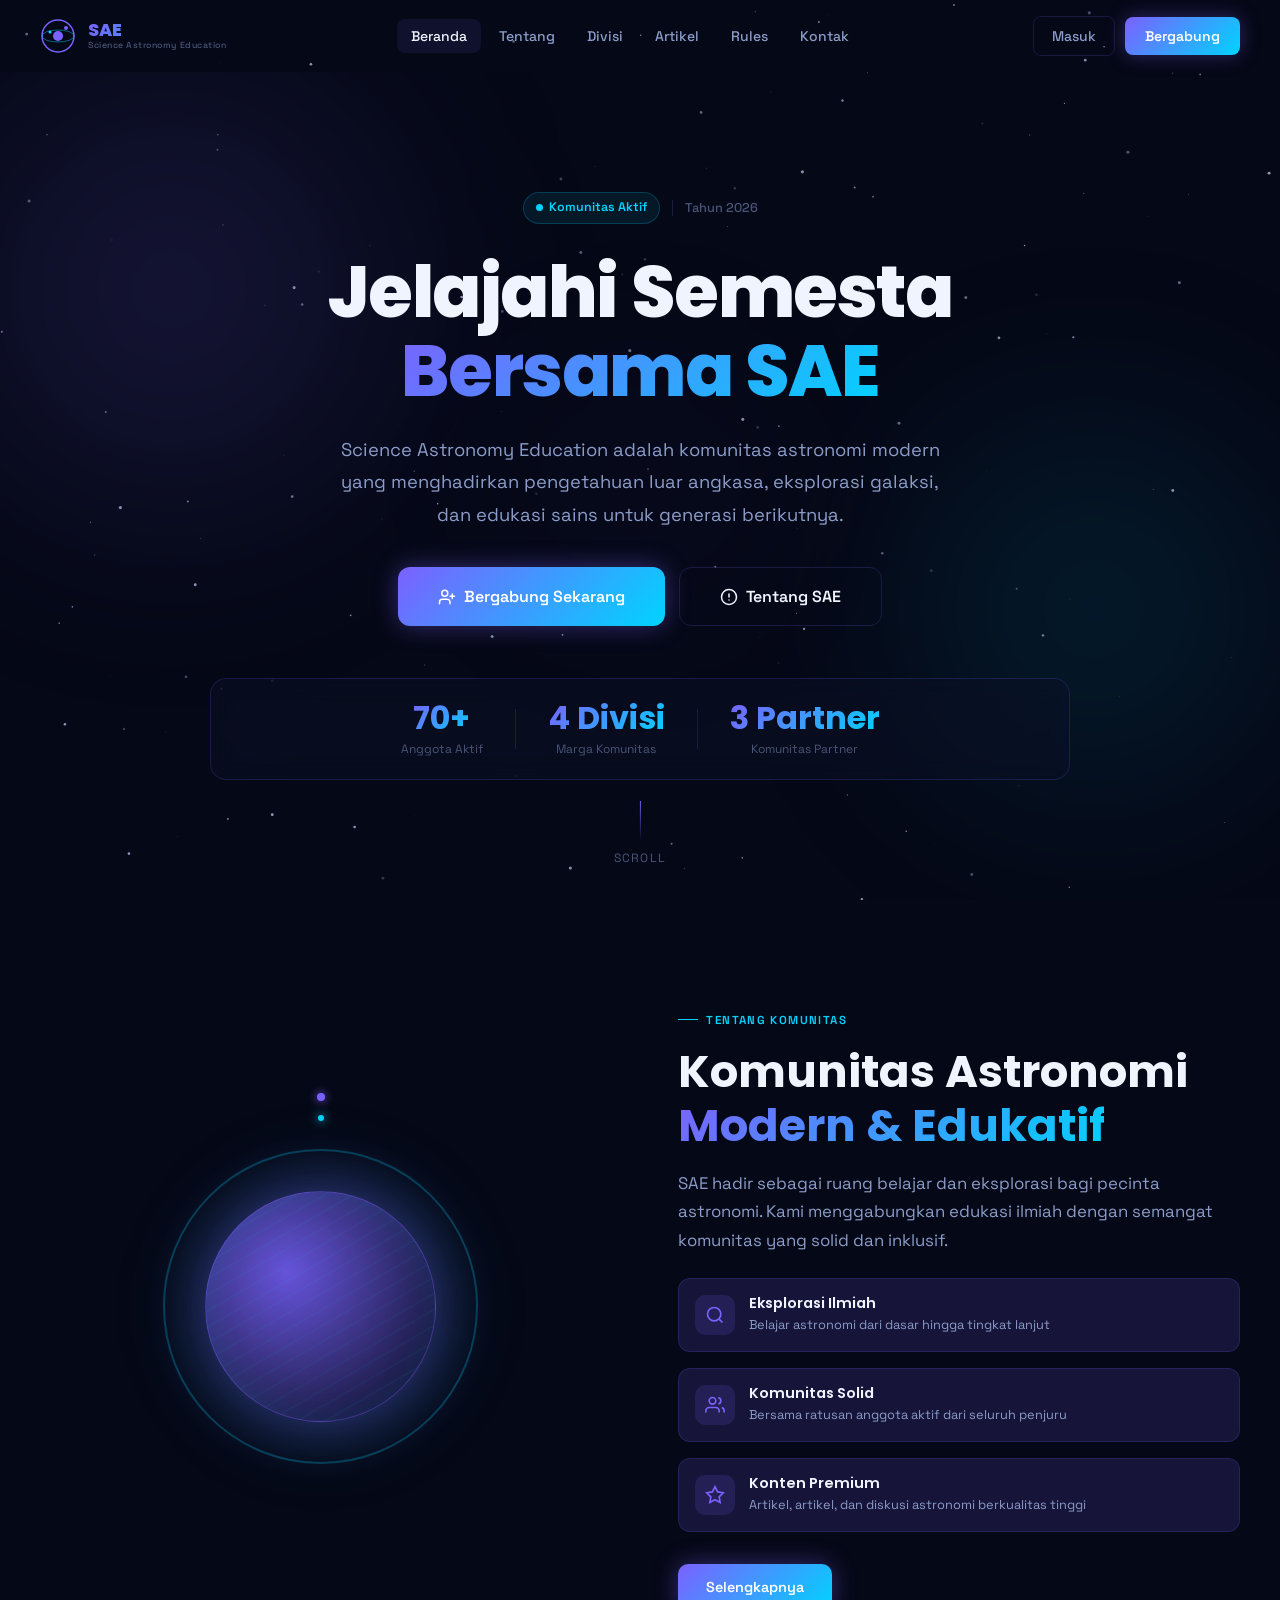
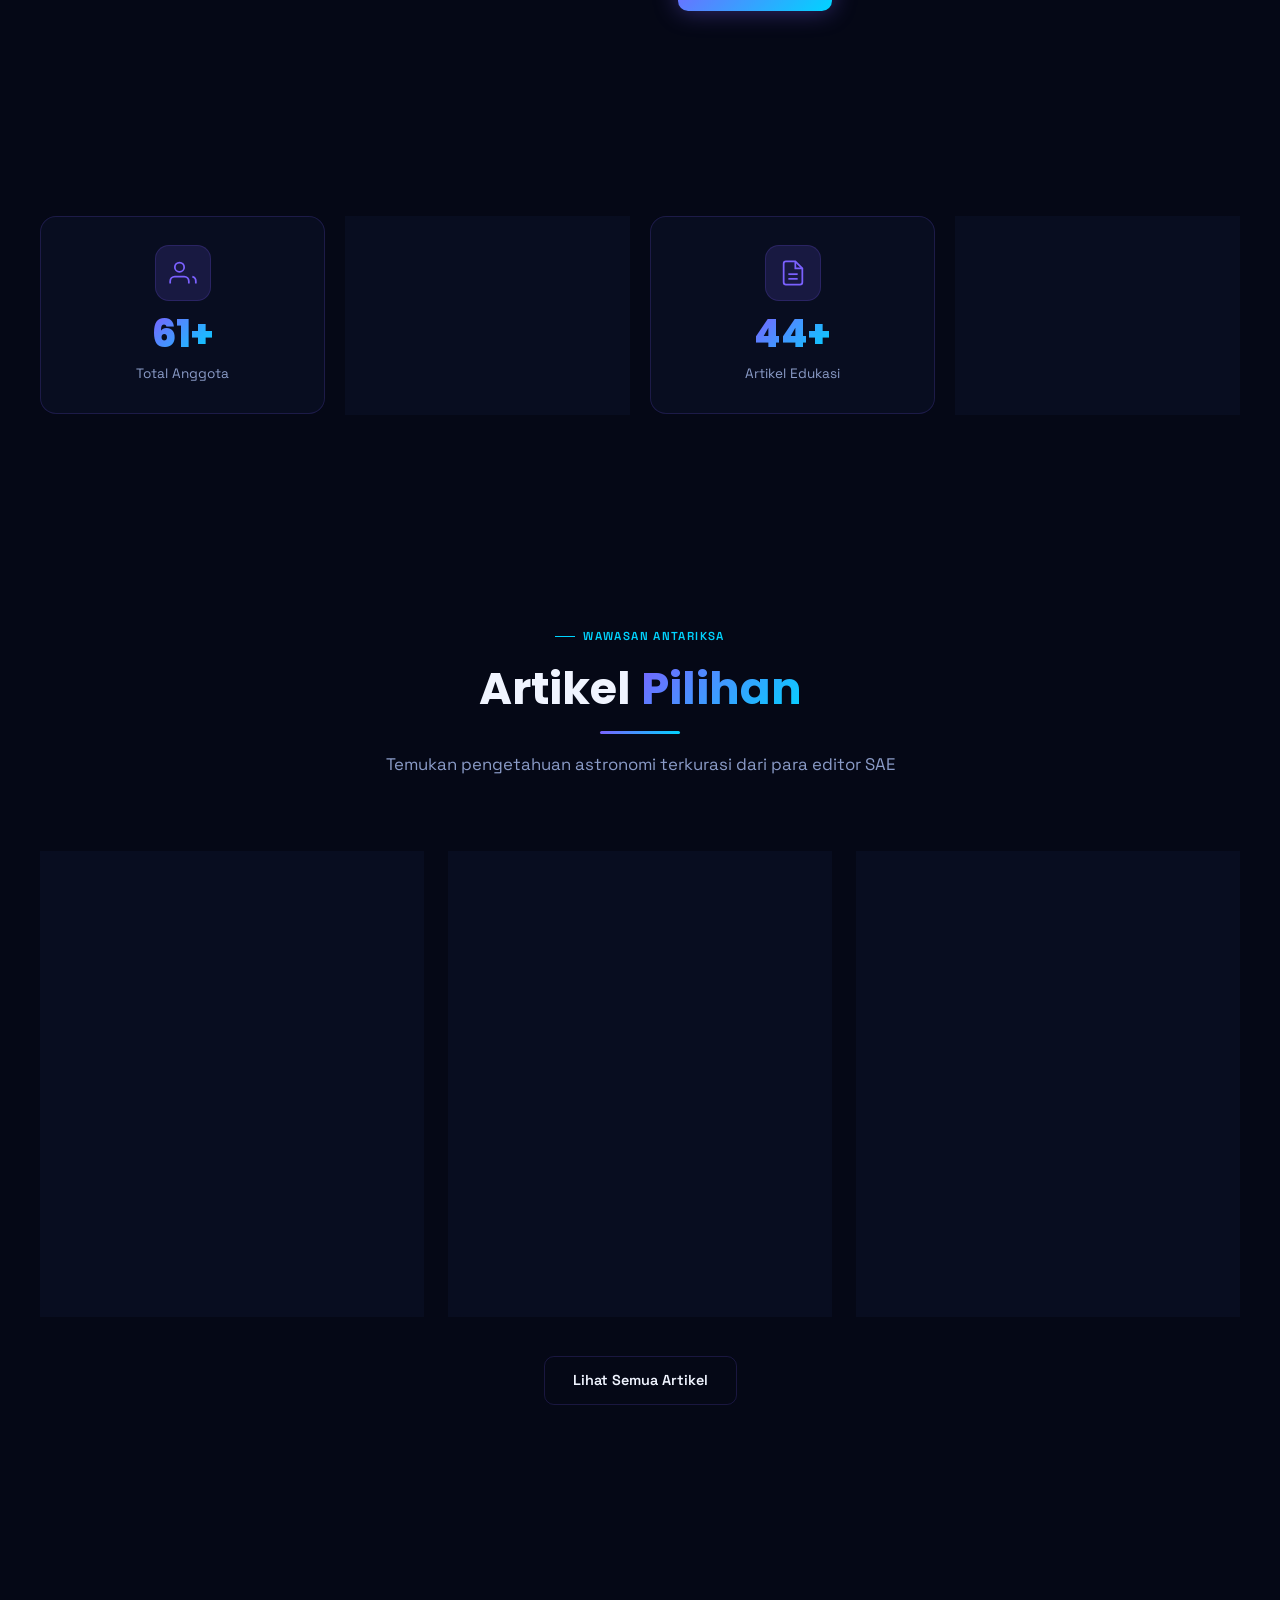
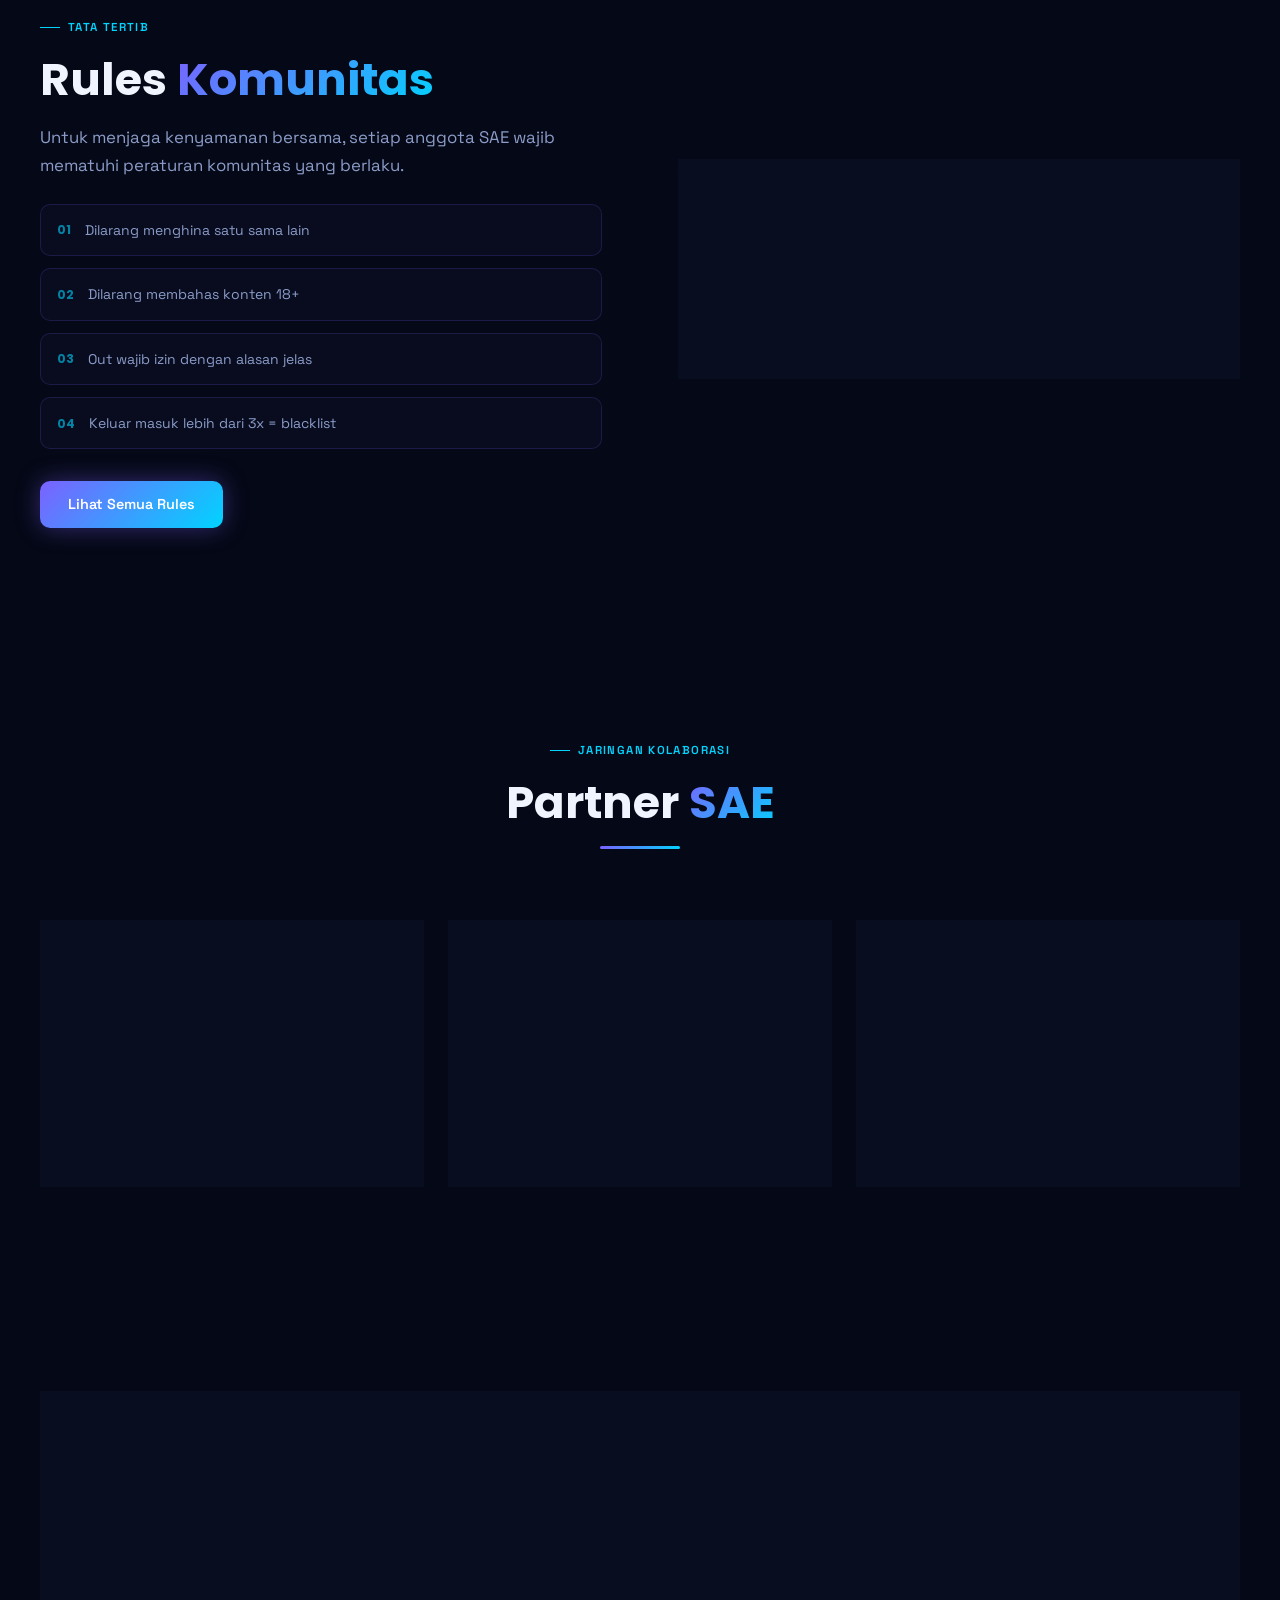
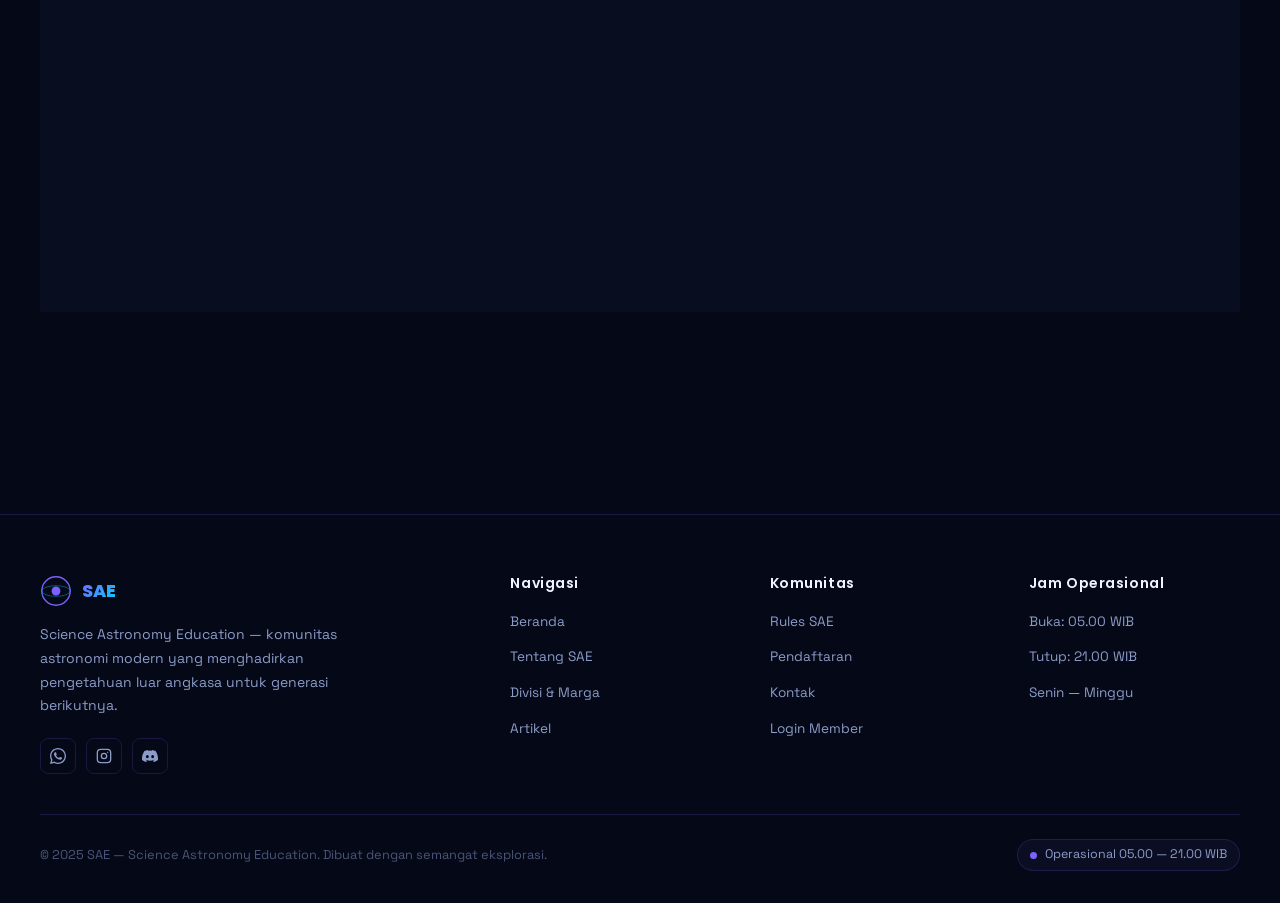
<file: index.html>
<!DOCTYPE html>
<html lang="id">
<head>
  <meta charset="UTF-8"/>
  <meta name="viewport" content="width=device-width,initial-scale=1.0"/>
  <meta name="description" content="SAE — Science Astronomy Education. Komunitas astronomi modern untuk eksplorasi ilmu pengetahuan luar angkasa."/>
  <title>SAE — Science Astronomy Education</title>
  <link rel="stylesheet" href="global.css"/>
  <link rel="stylesheet" href="index.css"/>
</head>
<body>

<canvas id="star-canvas"></canvas>

<nav class="navbar" id="navbar">
  <div class="nav-container">
    <a href="index.html" class="nav-logo">
      <svg class="nav-logo-icon" viewBox="0 0 36 36" fill="none">
        <circle cx="18" cy="18" r="16" stroke="url(#nl1)" stroke-width="1.5"/>
        <circle cx="18" cy="18" r="5" fill="url(#nl2)"/>
        <ellipse cx="18" cy="18" rx="16" ry="6" stroke="rgba(0,212,255,0.45)" stroke-width="1" fill="none"/>
        <circle cx="26" cy="10" r="2" fill="#7B61FF"/>
        <circle cx="10" cy="14" r="1.5" fill="#00D4FF"/>
        <defs>
          <linearGradient id="nl1" x1="2" y1="2" x2="34" y2="34"><stop offset="0%" stop-color="#7B61FF"/><stop offset="100%" stop-color="#00D4FF"/></linearGradient>
          <linearGradient id="nl2" x1="13" y1="13" x2="23" y2="23"><stop offset="0%" stop-color="#7B61FF"/><stop offset="100%" stop-color="#00D4FF"/></linearGradient>
        </defs>
      </svg>
      <div class="nav-logo-text">
        <span class="nav-logo-main">SAE</span>
        <span class="nav-logo-sub">Science Astronomy Education</span>
      </div>
    </a>
    <ul class="nav-links">
      <li><a href="index.html" class="active">Beranda</a></li>
      <li><a href="about.html">Tentang</a></li>
      <li><a href="marga.html">Divisi</a></li>
      <li><a href="artikel.html">Artikel</a></li>
      <li><a href="rules.html">Rules</a></li>
      <li><a href="contact.html">Kontak</a></li>
    </ul>
    <div class="nav-cta">
      <a href="login.html" class="btn-nav-login">Masuk</a>
      <a href="pendaftaran.html" class="btn-nav-primary">Bergabung</a>
    </div>
    <button class="hamburger" id="hamburger" aria-label="Menu">
      <span></span><span></span><span></span>
    </button>
  </div>
</nav>

<div class="mobile-menu" id="mobile-menu">
  <a href="index.html" class="active">Beranda</a>
  <a href="about.html">Tentang SAE</a>
  <a href="marga.html">Divisi</a>
  <a href="artikel.html">Artikel</a>
  <a href="rules.html">Rules</a>
  <a href="contact.html">Kontak</a>
  <div class="mobile-menu-cta">
    <a href="login.html" class="btn btn-secondary btn-sm">Masuk</a>
    <a href="pendaftaran.html" class="btn btn-primary btn-sm">Bergabung</a>
  </div>
</div>

<div class="page-wrapper">

  <!-- HERO -->
  <section class="hero">
    <div class="hero-orb hero-orb-1"></div>
    <div class="hero-orb hero-orb-2"></div>
    <div class="hero-orb hero-orb-3"></div>
    <div class="hero-inner">
      <div class="hero-badge reveal">
        <span class="status-badge"><span class="dot"></span>Komunitas Aktif</span>
        <span class="hero-sep"></span>
        <span class="hero-badge-text">Tahun 2026</span>
      </div>
      <h1 class="hero-title reveal reveal-delay-1">
        Jelajahi Semesta<br>
        <span class="text-gradient">Bersama SAE</span>
      </h1>
      <p class="hero-desc reveal reveal-delay-2">
        Science Astronomy Education adalah komunitas astronomi modern yang menghadirkan pengetahuan luar angkasa, eksplorasi galaksi, dan edukasi sains untuk generasi berikutnya.
      </p>
      <div class="hero-cta reveal reveal-delay-3">
        <a href="pendaftaran.html" class="btn btn-primary btn-lg">
          <svg width="18" height="18" viewBox="0 0 24 24" fill="none" stroke="currentColor" stroke-width="2" stroke-linecap="round" stroke-linejoin="round"><path d="M16 21v-2a4 4 0 0 0-4-4H6a4 4 0 0 0-4 4v2"/><circle cx="9" cy="7" r="4"/><line x1="19" y1="8" x2="19" y2="14"/><line x1="22" y1="11" x2="16" y2="11"/></svg>
          Bergabung Sekarang
        </a>
        <a href="about.html" class="btn btn-secondary btn-lg">
          <svg width="18" height="18" viewBox="0 0 24 24" fill="none" stroke="currentColor" stroke-width="2" stroke-linecap="round" stroke-linejoin="round"><circle cx="12" cy="12" r="10"/><line x1="12" y1="8" x2="12" y2="12"/><line x1="12" y1="16" x2="12.01" y2="16"/></svg>
          Tentang SAE
        </a>
      </div>
      <div class="hero-stats reveal reveal-delay-4">
        <div class="stat-item">
          <span class="stat-num" data-count="70" data-suffix="+">0+</span>
          <span class="stat-label">Anggota Aktif</span>
        </div>
        <div class="stat-divider"></div>
        <div class="stat-item">
          <span class="stat-num" data-count="4" data-suffix=" Divisi">0 Divisi</span>
          <span class="stat-label">Marga Komunitas</span>
        </div>
        <div class="stat-divider"></div>
        <div class="stat-item">
          <span class="stat-num" data-count="3" data-suffix=" Partner">0 Partner</span>
          <span class="stat-label">Komunitas Partner</span>
        </div>
      </div>
    </div>
    <div class="hero-scroll-indicator">
      <div class="scroll-line"></div>
      <span>Scroll</span>
    </div>
  </section>

  <!-- ABOUT PREVIEW -->
  <section class="section about-preview">
    <div class="section-inner">
      <div class="about-grid">
        <div class="about-visual reveal">
          <div class="planet-container">
            <div class="planet-glow"></div>
            <div class="planet-ring"></div>
            <div class="planet-body">
              <div class="planet-surface"></div>
            </div>
            <div class="planet-orbit orbit-1"><div class="orbit-dot"></div></div>
            <div class="planet-orbit orbit-2"><div class="orbit-dot dot-2"></div></div>
          </div>
        </div>
        <div class="about-content">
          <span class="section-label">Tentang Komunitas</span>
          <h2 class="section-title reveal reveal-delay-1">
            Komunitas Astronomi<br>
            <span class="text-gradient">Modern & Edukatif</span>
          </h2>
          <p class="section-desc reveal reveal-delay-2">
            SAE hadir sebagai ruang belajar dan eksplorasi bagi pecinta astronomi. Kami menggabungkan edukasi ilmiah dengan semangat komunitas yang solid dan inklusif.
          </p>
          <div class="about-features reveal reveal-delay-3">
            <div class="feature-item">
              <div class="feature-icon">
                <svg width="20" height="20" viewBox="0 0 24 24" fill="none" stroke="currentColor" stroke-width="2"><circle cx="11" cy="11" r="8"/><line x1="21" y1="21" x2="16.65" y2="16.65"/></svg>
              </div>
              <div>
                <h4>Eksplorasi Ilmiah</h4>
                <p>Belajar astronomi dari dasar hingga tingkat lanjut</p>
              </div>
            </div>
            <div class="feature-item">
              <div class="feature-icon">
                <svg width="20" height="20" viewBox="0 0 24 24" fill="none" stroke="currentColor" stroke-width="2"><path d="M17 21v-2a4 4 0 0 0-4-4H5a4 4 0 0 0-4 4v2"/><circle cx="9" cy="7" r="4"/><path d="M23 21v-2a4 4 0 0 0-3-3.87"/><path d="M16 3.13a4 4 0 0 1 0 7.75"/></svg>
              </div>
              <div>
                <h4>Komunitas Solid</h4>
                <p>Bersama ratusan anggota aktif dari seluruh penjuru</p>
              </div>
            </div>
            <div class="feature-item">
              <div class="feature-icon">
                <svg width="20" height="20" viewBox="0 0 24 24" fill="none" stroke="currentColor" stroke-width="2"><polygon points="12 2 15.09 8.26 22 9.27 17 14.14 18.18 21.02 12 17.77 5.82 21.02 7 14.14 2 9.27 8.91 8.26 12 2"/></svg>
              </div>
              <div>
                <h4>Konten Premium</h4>
                <p>Artikel, artikel, dan diskusi astronomi berkualitas tinggi</p>
              </div>
            </div>
          </div>
          <a href="about.html" class="btn btn-primary reveal reveal-delay-4" style="width:fit-content;margin-top:8px">Selengkapnya</a>
        </div>
      </div>
    </div>
  </section>

  <!-- STATS -->
  <section class="section stats-section">
    <div class="section-inner">
      <div class="stats-grid">
        <div class="stat-card glass-card reveal">
          <div class="stat-card-icon">
            <svg width="28" height="28" viewBox="0 0 24 24" fill="none" stroke="currentColor" stroke-width="1.5"><path d="M17 21v-2a4 4 0 0 0-4-4H5a4 4 0 0 0-4 4v2"/><circle cx="9" cy="7" r="4"/><path d="M23 21v-2a4 4 0 0 0-3-3.87"/></svg>
          </div>
          <span class="stat-card-num" data-count="70" data-suffix="+">0+</span>
          <span class="stat-card-label">Total Anggota</span>
        </div>
        <div class="stat-card glass-card reveal reveal-delay-1">
          <div class="stat-card-icon">
            <svg width="28" height="28" viewBox="0 0 24 24" fill="none" stroke="currentColor" stroke-width="1.5"><rect x="3" y="3" width="7" height="7"/><rect x="14" y="3" width="7" height="7"/><rect x="14" y="14" width="7" height="7"/><rect x="3" y="14" width="7" height="7"/></svg>
          </div>
          <span class="stat-card-num" data-count="4" data-suffix="">0</span>
          <span class="stat-card-label">Divisi Aktif</span>
        </div>
        <div class="stat-card glass-card reveal reveal-delay-2">
          <div class="stat-card-icon">
            <svg width="28" height="28" viewBox="0 0 24 24" fill="none" stroke="currentColor" stroke-width="1.5"><path d="M14 2H6a2 2 0 0 0-2 2v16a2 2 0 0 0 2 2h12a2 2 0 0 0 2-2V8z"/><polyline points="14 2 14 8 20 8"/><line x1="16" y1="13" x2="8" y2="13"/><line x1="16" y1="17" x2="8" y2="17"/></svg>
          </div>
          <span class="stat-card-num" data-count="50" data-suffix="+">0+</span>
          <span class="stat-card-label">Artikel Edukasi</span>
        </div>
        <div class="stat-card glass-card reveal reveal-delay-3">
          <div class="stat-card-icon">
            <svg width="28" height="28" viewBox="0 0 24 24" fill="none" stroke="currentColor" stroke-width="1.5"><path d="M12 22s8-4 8-10V5l-8-3-8 3v7c0 6 8 10 8 10z"/></svg>
          </div>
          <span class="stat-card-num" data-count="3" data-suffix="">0</span>
          <span class="stat-card-label">Partner Komunitas</span>
        </div>
      </div>
    </div>
  </section>

  <!-- ARTIKEL PREVIEW -->
  <section class="section">
    <div class="section-inner">
      <div class="section-header">
        <span class="section-label">Wawasan Antariksa</span>
        <h2 class="section-title reveal">Artikel <span class="text-gradient">Pilihan</span></h2>
        <div class="divider"></div>
        <p class="section-desc reveal reveal-delay-1" style="margin:16px auto 0">Temukan pengetahuan astronomi terkurasi dari para editor SAE</p>
      </div>
      <div class="artikel-grid">
        <article class="artikel-card glass-card reveal">
          <div class="artikel-img">
            <div class="artikel-img-placeholder" style="--c1:#7B61FF;--c2:#3a1f8c">
              <svg width="48" height="48" viewBox="0 0 24 24" fill="none" stroke="rgba(255,255,255,0.3)" stroke-width="1"><circle cx="12" cy="12" r="10"/><circle cx="12" cy="12" r="4"/></svg>
            </div>
          </div>
          <div class="artikel-body">
            <span class="artikel-tag">Planet</span>
            <h3>Mengenal 8 Planet dalam Tata Surya Kita</h3>
            <p>Eksplorasi mendalam tentang karakteristik unik setiap planet, dari Merkurius yang terpanas hingga Neptunus yang paling jauh.</p>
            <a href="artikel.html" class="artikel-link">
              Baca Selengkapnya
              <svg width="14" height="14" viewBox="0 0 24 24" fill="none" stroke="currentColor" stroke-width="2.5"><path d="M5 12h14M12 5l7 7-7 7"/></svg>
            </a>
          </div>
        </article>
        <article class="artikel-card glass-card reveal reveal-delay-1">
          <div class="artikel-img">
            <div class="artikel-img-placeholder" style="--c1:#00D4FF;--c2:#005f7f">
              <svg width="48" height="48" viewBox="0 0 24 24" fill="none" stroke="rgba(255,255,255,0.3)" stroke-width="1"><circle cx="12" cy="12" r="3"/><path d="M12 1v4M12 19v4M4.22 4.22l2.83 2.83M16.95 16.95l2.83 2.83M1 12h4M19 12h4M4.22 19.78l2.83-2.83M16.95 7.05l2.83-2.83"/></svg>
            </div>
          </div>
          <div class="artikel-body">
            <span class="artikel-tag">Bintang</span>
            <h3>Black Hole: Misteri Lubang Hitam di Alam Semesta</h3>
            <p>Memahami fenomena black hole — objek dengan gravitasi begitu kuat sehingga cahaya pun tak bisa lolos darinya.</p>
            <a href="artikel.html" class="artikel-link">
              Baca Selengkapnya
              <svg width="14" height="14" viewBox="0 0 24 24" fill="none" stroke="currentColor" stroke-width="2.5"><path d="M5 12h14M12 5l7 7-7 7"/></svg>
            </a>
          </div>
        </article>
        <article class="artikel-card glass-card reveal reveal-delay-2">
          <div class="artikel-img">
            <div class="artikel-img-placeholder" style="--c1:#9b50ff;--c2:#00a8cc">
              <svg width="48" height="48" viewBox="0 0 24 24" fill="none" stroke="rgba(255,255,255,0.3)" stroke-width="1"><ellipse cx="12" cy="12" rx="10" ry="4"/><ellipse cx="12" cy="12" rx="4" ry="10"/><circle cx="12" cy="12" r="2"/></svg>
            </div>
          </div>
          <div class="artikel-body">
            <span class="artikel-tag">Galaksi</span>
            <h3>Galaksi Bima Sakti: Rumah Kita di Alam Semesta</h3>
            <p>Mengenal galaksi Milky Way — tempat Tata Surya kita berada — dan segala keajaiban yang tersembunyi di dalamnya.</p>
            <a href="artikel.html" class="artikel-link">
              Baca Selengkapnya
              <svg width="14" height="14" viewBox="0 0 24 24" fill="none" stroke="currentColor" stroke-width="2.5"><path d="M5 12h14M12 5l7 7-7 7"/></svg>
            </a>
          </div>
        </article>
      </div>
      <div style="text-align:center;margin-top:40px">
        <a href="artikel.html" class="btn btn-secondary">Lihat Semua Artikel</a>
      </div>
    </div>
  </section>

  <!-- RULES PREVIEW -->
  <section class="section rules-preview">
    <div class="section-inner">
      <div class="rules-preview-grid">
        <div class="rules-preview-content">
          <span class="section-label">Tata Tertib</span>
          <h2 class="section-title reveal">Rules <span class="text-gradient">Komunitas</span></h2>
          <p class="section-desc reveal reveal-delay-1">Untuk menjaga kenyamanan bersama, setiap anggota SAE wajib mematuhi peraturan komunitas yang berlaku.</p>
          <div class="rules-preview-list reveal reveal-delay-2">
            <div class="rule-preview-item">
              <div class="rule-num">01</div>
              <span>Dilarang menghina satu sama lain</span>
            </div>
            <div class="rule-preview-item">
              <div class="rule-num">02</div>
              <span>Dilarang membahas konten 18+</span>
            </div>
            <div class="rule-preview-item">
              <div class="rule-num">03</div>
              <span>Out wajib izin dengan alasan jelas</span>
            </div>
            <div class="rule-preview-item">
              <div class="rule-num">04</div>
              <span>Keluar masuk lebih dari 3x = blacklist</span>
            </div>
          </div>
          <a href="rules.html" class="btn btn-primary reveal reveal-delay-3" style="width:fit-content;margin-top:8px">Lihat Semua Rules</a>
        </div>
        <div class="rules-preview-visual reveal reveal-delay-1">
          <div class="rules-card-preview glass-card">
            <div class="rules-card-header">
              <svg width="20" height="20" viewBox="0 0 24 24" fill="none" stroke="var(--cyan)" stroke-width="2"><path d="M12 22s8-4 8-10V5l-8-3-8 3v7c0 6 8 10 8 10z"/></svg>
              <span>SAE Community Rules</span>
            </div>
            <div class="rules-card-badge">
              <span class="status-badge"><span class="dot"></span>Aktif Berlaku</span>
            </div>
            <p class="rules-card-count">12 peraturan aktif</p>
            <div class="rules-card-bars">
              <div class="rule-bar" style="width:90%"></div>
              <div class="rule-bar" style="width:75%"></div>
              <div class="rule-bar" style="width:60%"></div>
              <div class="rule-bar" style="width:85%"></div>
            </div>
          </div>
        </div>
      </div>
    </div>
  </section>

  <!-- PARTNER -->
  <section class="section partner-section">
    <div class="section-inner">
      <div class="section-header">
        <span class="section-label">Jaringan Kolaborasi</span>
        <h2 class="section-title reveal">Partner <span class="text-gradient">SAE</span></h2>
        <div class="divider"></div>
      </div>
      <div class="partner-grid">
        <div class="partner-card glass-card reveal">
          <div class="partner-icon">
            <svg width="36" height="36" viewBox="0 0 24 24" fill="none" stroke="var(--purple)" stroke-width="1.5"><polygon points="12 2 15.09 8.26 22 9.27 17 14.14 18.18 21.02 12 17.77 5.82 21.02 7 14.14 2 9.27 8.91 8.26 12 2"/></svg>
          </div>
          <h3>EHA</h3>
          <p>Explore Horizon Astronomy</p>
          <span class="partner-badge">Partner Resmi</span>
        </div>
        <div class="partner-card glass-card reveal reveal-delay-1">
          <div class="partner-icon">
            <svg width="36" height="36" viewBox="0 0 24 24" fill="none" stroke="var(--cyan)" stroke-width="1.5"><circle cx="12" cy="12" r="10"/><circle cx="12" cy="12" r="4"/><line x1="4.93" y1="4.93" x2="8.46" y2="8.46"/><line x1="15.54" y1="15.54" x2="19.07" y2="19.07"/></svg>
          </div>
          <h3>AIC</h3>
          <p>Astronomy Indonesia Community</p>
          <span class="partner-badge">Partner Resmi</span>
        </div>
        <div class="partner-card glass-card reveal reveal-delay-2">
          <div class="partner-icon">
            <svg width="36" height="36" viewBox="0 0 24 24" fill="none" stroke="var(--purple)" stroke-width="1.5"><path d="M12 2L2 7l10 5 10-5-10-5zM2 17l10 5 10-5M2 12l10 5 10-5"/></svg>
          </div>
          <h3>ASTC</h3>
          <p>Astronomy Science Technology Community</p>
          <span class="partner-badge">Partner Resmi</span>
        </div>
      </div>
    </div>
  </section>

  <!-- CTA JOIN -->
  <section class="section cta-section">
    <div class="section-inner">
      <div class="cta-box glass-card reveal">
        <div class="cta-orb cta-orb-1"></div>
        <div class="cta-orb cta-orb-2"></div>
        <div class="cta-content">
          <span class="section-label" style="justify-content:center">Gabung Sekarang</span>
          <h2 class="cta-title">Siap Menjelajahi<br><span class="text-gradient">Alam Semesta?</span></h2>
          <p class="section-desc" style="margin:16px auto 32px;text-align:center">Bergabunglah dengan komunitas astronomi paling aktif dan eksplorasi pengetahuan luar angkasa bersama kami.</p>
          <div class="cta-actions">
            <a href="pendaftaran.html" class="btn btn-primary btn-lg">Daftar Gratis</a>
            <a href="about.html" class="btn btn-secondary btn-lg">Pelajari Lebih</a>
          </div>
          <p class="cta-note">WITH SAE INCREASE KNOWLEDGE</p>
        </div>
      </div>
    </div>
  </section>

</div><!-- end page-wrapper -->

<footer>
  <div class="footer-inner">
    <div class="footer-brand">
      <div class="footer-logo">
        <svg width="32" height="32" viewBox="0 0 36 36" fill="none">
          <circle cx="18" cy="18" r="16" stroke="url(#fl1)" stroke-width="1.5"/>
          <circle cx="18" cy="18" r="5" fill="url(#fl2)"/>
          <ellipse cx="18" cy="18" rx="16" ry="6" stroke="rgba(0,212,255,0.45)" stroke-width="1" fill="none"/>
          <defs>
            <linearGradient id="fl1" x1="2" y1="2" x2="34" y2="34"><stop offset="0%" stop-color="#7B61FF"/><stop offset="100%" stop-color="#00D4FF"/></linearGradient>
            <linearGradient id="fl2" x1="13" y1="13" x2="23" y2="23"><stop offset="0%" stop-color="#7B61FF"/><stop offset="100%" stop-color="#00D4FF"/></linearGradient>
          </defs>
        </svg>
        <span class="footer-logo-main">SAE</span>
      </div>
      <p class="footer-desc">Science Astronomy Education — komunitas astronomi modern yang menghadirkan pengetahuan luar angkasa untuk generasi berikutnya.</p>
      <div class="footer-social">
        <a href="#" class="social-icon" aria-label="WhatsApp"><svg viewBox="0 0 24 24" fill="currentColor"><path d="M17.472 14.382c-.297-.149-1.758-.867-2.03-.967-.273-.099-.471-.148-.67.15-.197.297-.767.966-.94 1.164-.173.199-.347.223-.644.075-.297-.15-1.255-.463-2.39-1.475-.883-.788-1.48-1.761-1.653-2.059-.173-.297-.018-.458.13-.606.134-.133.298-.347.446-.52.149-.174.198-.298.298-.497.099-.198.05-.371-.025-.52-.075-.149-.669-1.612-.916-2.207-.242-.579-.487-.5-.669-.51-.173-.008-.371-.01-.57-.01-.198 0-.52.074-.792.372-.272.297-1.04 1.016-1.04 2.479 0 1.462 1.065 2.875 1.213 3.074.149.198 2.096 3.2 5.077 4.487.709.306 1.262.489 1.694.625.712.227 1.36.195 1.871.118.571-.085 1.758-.719 2.006-1.413.248-.694.248-1.289.173-1.413-.074-.124-.272-.198-.57-.347z"/><path d="M12 0C5.373 0 0 5.373 0 12c0 2.123.554 4.118 1.528 5.848L.057 23.986l6.3-1.651C8.025 23.355 9.969 24 12 24c6.627 0 12-5.373 12-12S18.627 0 12 0zm0 22c-1.863 0-3.597-.512-5.079-1.4l-.364-.216-3.736.979.997-3.645-.237-.375C2.574 15.639 2 13.879 2 12 2 6.486 6.486 2 12 2s10 4.486 10 10-4.486 10-10 10z"/></svg></a>
        <a href="#" class="social-icon" aria-label="Instagram"><svg viewBox="0 0 24 24" fill="none" stroke="currentColor" stroke-width="2" stroke-linecap="round" stroke-linejoin="round"><rect x="2" y="2" width="20" height="20" rx="5"/><circle cx="12" cy="12" r="4"/><line x1="17.5" y1="6.5" x2="17.51" y2="6.5"/></svg></a>
        <a href="#" class="social-icon" aria-label="Discord"><svg viewBox="0 0 24 24" fill="currentColor"><path d="M20.317 4.37a19.791 19.791 0 0 0-4.885-1.515.074.074 0 0 0-.079.037c-.21.375-.444.864-.608 1.25a18.27 18.27 0 0 0-5.487 0 12.64 12.64 0 0 0-.617-1.25.077.077 0 0 0-.079-.037A19.736 19.736 0 0 0 3.677 4.37a.07.07 0 0 0-.032.027C.533 9.046-.32 13.58.099 18.057c.01.023.022.043.032.061a19.9 19.9 0 0 0 5.993 3.03.078.078 0 0 0 .084-.028c.462-.63.874-1.295 1.226-1.994a.076.076 0 0 0-.041-.106 13.107 13.107 0 0 1-1.872-.892.077.077 0 0 1-.008-.128 10.2 10.2 0 0 0 .372-.292.074.074 0 0 1 .077-.01c3.928 1.793 8.18 1.793 12.062 0a.074.074 0 0 1 .078.01c.12.098.246.198.373.292a.077.077 0 0 1-.006.127 12.299 12.299 0 0 1-1.873.892.077.077 0 0 0-.041.107c.36.698.772 1.362 1.225 1.993a.076.076 0 0 0 .084.028 19.839 19.839 0 0 0 6.002-3.03.077.077 0 0 0 .032-.054c.5-5.177-.838-9.674-3.549-13.66a.061.061 0 0 0-.031-.03zM8.02 15.33c-1.183 0-2.157-1.085-2.157-2.419 0-1.333.956-2.419 2.157-2.419 1.21 0 2.176 1.096 2.157 2.42 0 1.333-.956 2.418-2.157 2.418zm7.975 0c-1.183 0-2.157-1.085-2.157-2.419 0-1.333.955-2.419 2.157-2.419 1.21 0 2.176 1.096 2.157 2.42 0 1.333-.946 2.418-2.157 2.418z"/></svg></a>
      </div>
    </div>
    <div class="footer-col">
      <h4>Navigasi</h4>
      <ul>
        <li><a href="index.html">Beranda</a></li>
        <li><a href="about.html">Tentang SAE</a></li>
        <li><a href="marga.html">Divisi & Marga</a></li>
        <li><a href="artikel.html">Artikel</a></li>
      </ul>
    </div>
    <div class="footer-col">
      <h4>Komunitas</h4>
      <ul>
        <li><a href="rules.html">Rules SAE</a></li>
        <li><a href="pendaftaran.html">Pendaftaran</a></li>
        <li><a href="contact.html">Kontak</a></li>
        <li><a href="login.html">Login Member</a></li>
      </ul>
    </div>
    <div class="footer-col">
      <h4>Jam Operasional</h4>
      <ul>
        <li><a href="#">Buka: 05.00 WIB</a></li>
        <li><a href="#">Tutup: 21.00 WIB</a></li>
        <li><a href="#">Senin — Minggu</a></li>
      </ul>
    </div>
  </div>
  <div class="footer-bottom">
    <p>&copy; 2025 SAE — Science Astronomy Education. Dibuat dengan semangat eksplorasi.</p>
    <div class="footer-op-badge">
      <span class="dot" style="background:var(--purple)"></span>
      Operasional 05.00 — 21.00 WIB
    </div>
  </div>
</footer>

<script src="global.js"></script>
</body>
</html>
</file>
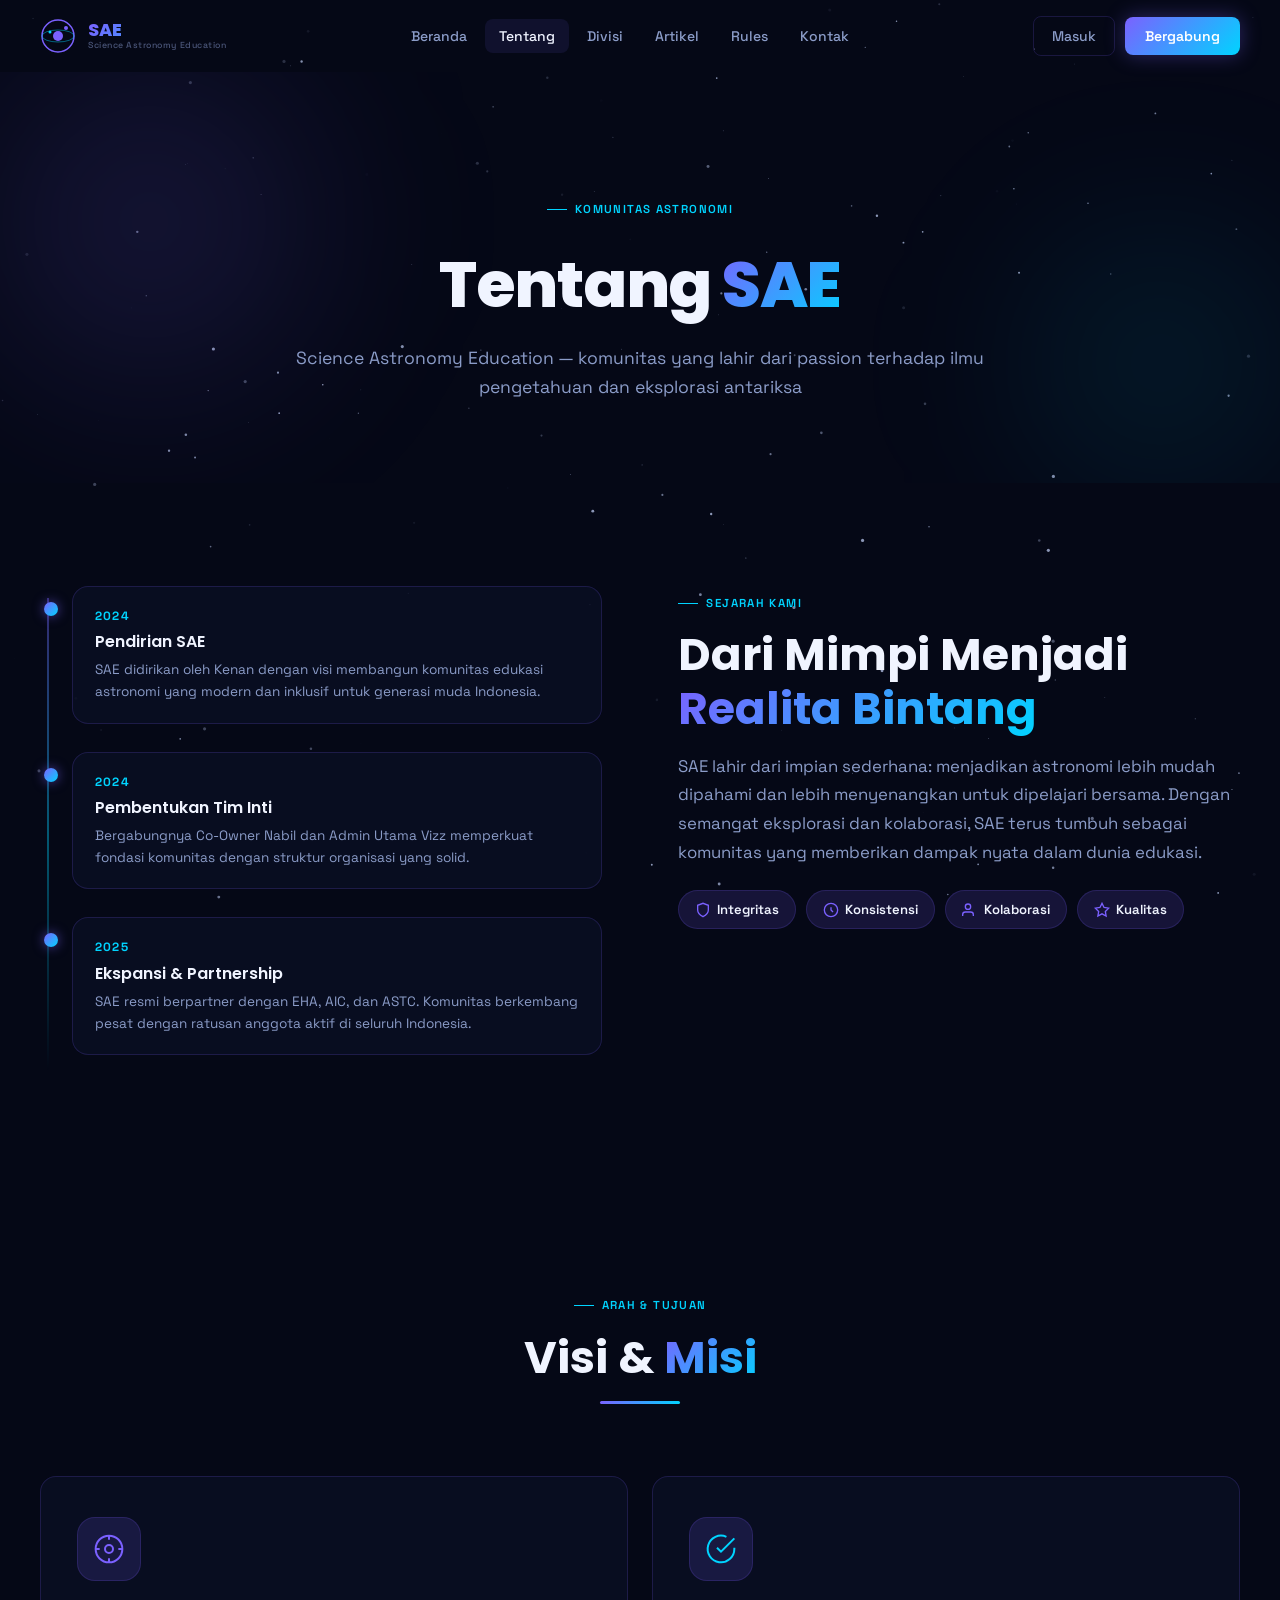
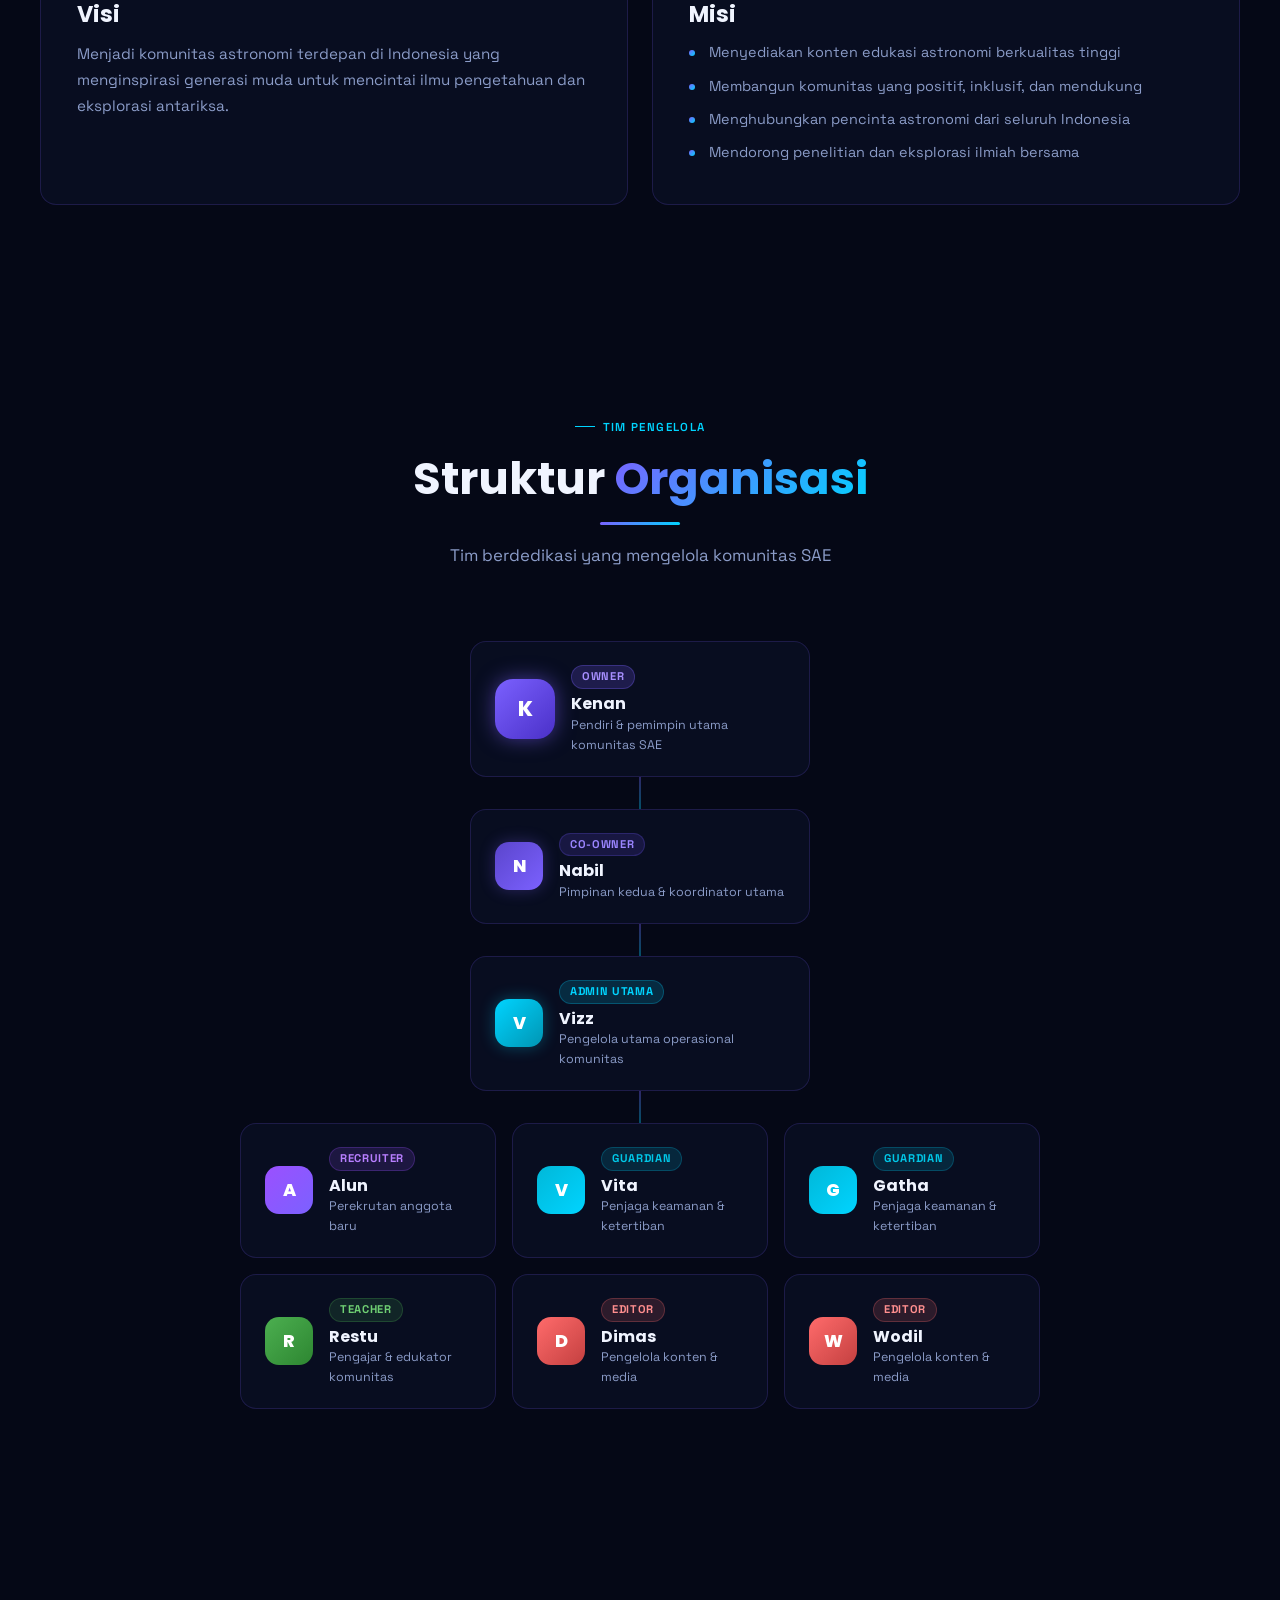
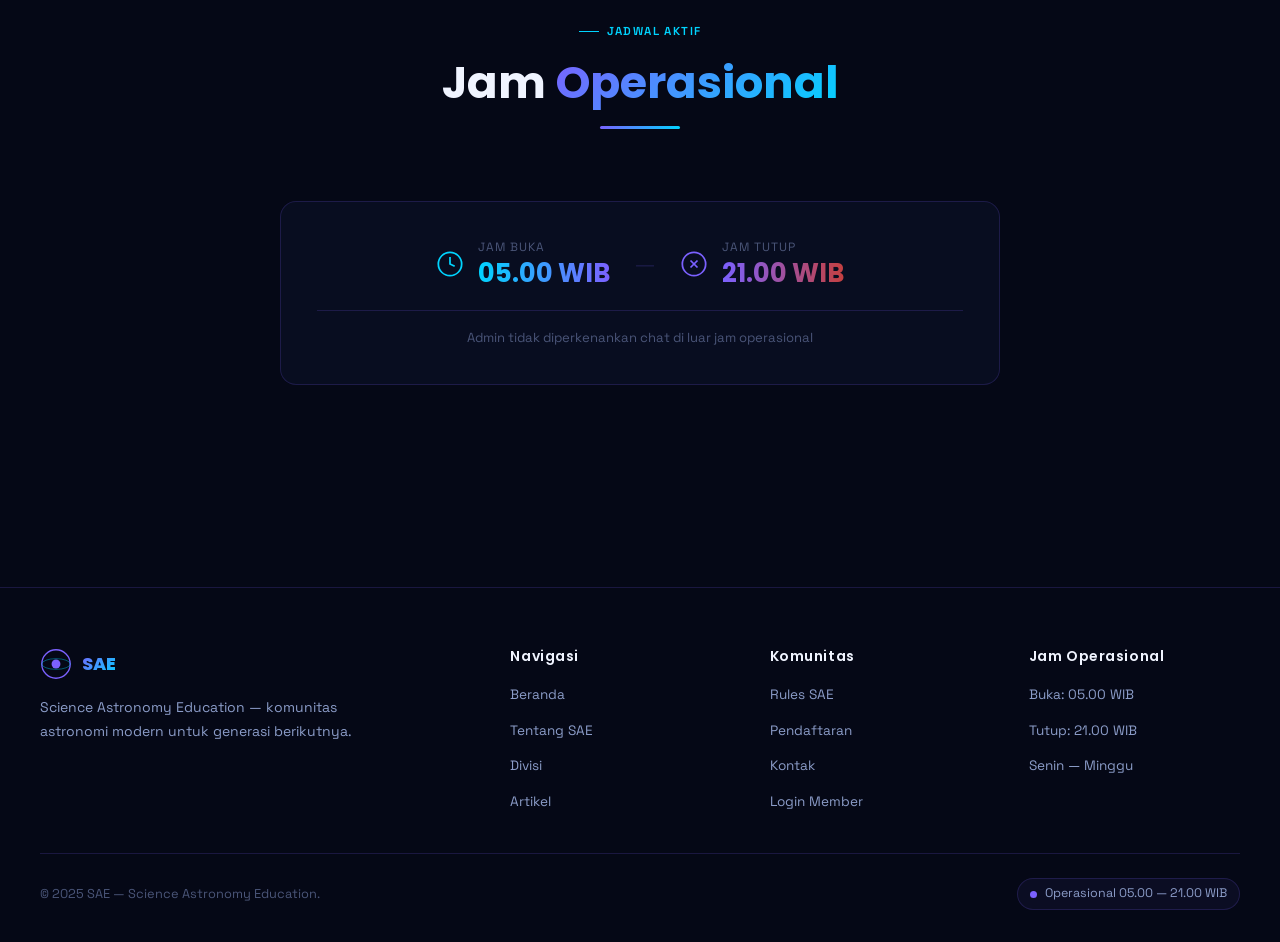
<file: about.html>
<!DOCTYPE html>
<html lang="id">
<head>
  <meta charset="UTF-8"/>
  <meta name="viewport" content="width=device-width,initial-scale=1.0"/>
  <title>Tentang SAE — Science Astronomy Education</title>
  <link rel="stylesheet" href="global.css"/>
  <link rel="stylesheet" href="about.css"/>
</head>
<body>
<canvas id="star-canvas"></canvas>
<nav class="navbar" id="navbar">
  <div class="nav-container">
    <a href="index.html" class="nav-logo">
      <svg class="nav-logo-icon" viewBox="0 0 36 36" fill="none">
        <circle cx="18" cy="18" r="16" stroke="url(#nl1)" stroke-width="1.5"/>
        <circle cx="18" cy="18" r="5" fill="url(#nl2)"/>
        <ellipse cx="18" cy="18" rx="16" ry="6" stroke="rgba(0,212,255,0.45)" stroke-width="1" fill="none"/>
        <circle cx="26" cy="10" r="2" fill="#7B61FF"/>
        <circle cx="10" cy="14" r="1.5" fill="#00D4FF"/>
        <defs>
          <linearGradient id="nl1" x1="2" y1="2" x2="34" y2="34"><stop offset="0%" stop-color="#7B61FF"/><stop offset="100%" stop-color="#00D4FF"/></linearGradient>
          <linearGradient id="nl2" x1="13" y1="13" x2="23" y2="23"><stop offset="0%" stop-color="#7B61FF"/><stop offset="100%" stop-color="#00D4FF"/></linearGradient>
        </defs>
      </svg>
      <div class="nav-logo-text">
        <span class="nav-logo-main">SAE</span>
        <span class="nav-logo-sub">Science Astronomy Education</span>
      </div>
    </a>
    <ul class="nav-links">
      <li><a href="index.html">Beranda</a></li>
      <li><a href="about.html" class="active">Tentang</a></li>
      <li><a href="marga.html">Divisi</a></li>
      <li><a href="artikel.html">Artikel</a></li>
      <li><a href="rules.html">Rules</a></li>
      <li><a href="contact.html">Kontak</a></li>
    </ul>
    <div class="nav-cta">
      <a href="login.html" class="btn-nav-login">Masuk</a>
      <a href="pendaftaran.html" class="btn-nav-primary">Bergabung</a>
    </div>
    <button class="hamburger" id="hamburger" aria-label="Menu"><span></span><span></span><span></span></button>
  </div>
</nav>
<div class="mobile-menu" id="mobile-menu">
  <a href="index.html">Beranda</a>
  <a href="about.html" class="active">Tentang SAE</a>
  <a href="marga.html">Divisi</a>
  <a href="artikel.html">Artikel</a>
  <a href="rules.html">Rules</a>
  <a href="contact.html">Kontak</a>
  <div class="mobile-menu-cta">
    <a href="login.html" class="btn btn-secondary btn-sm">Masuk</a>
    <a href="pendaftaran.html" class="btn btn-primary btn-sm">Bergabung</a>
  </div>
</div>

<div class="page-wrapper">

  <!-- PAGE HERO -->
  <section class="page-hero">
    <div class="page-hero-orb-1"></div>
    <div class="page-hero-orb-2"></div>
    <div class="page-hero-inner">
      <span class="section-label">Komunitas Astronomi</span>
      <h1 class="page-hero-title reveal">Tentang <span class="text-gradient">SAE</span></h1>
      <p class="page-hero-desc reveal reveal-delay-1">Science Astronomy Education — komunitas yang lahir dari passion terhadap ilmu pengetahuan dan eksplorasi antariksa</p>
    </div>
  </section>

  <!-- SEJARAH -->
  <section class="section">
    <div class="section-inner">
      <div class="history-grid">
        <div class="history-timeline reveal">
          <div class="timeline-line"></div>
          <div class="timeline-item">
            <div class="timeline-dot"></div>
            <div class="timeline-content glass-card">
              <span class="timeline-year">2024</span>
              <h3>Pendirian SAE</h3>
              <p>SAE didirikan oleh Kenan dengan visi membangun komunitas edukasi astronomi yang modern dan inklusif untuk generasi muda Indonesia.</p>
            </div>
          </div>
          <div class="timeline-item">
            <div class="timeline-dot"></div>
            <div class="timeline-content glass-card">
              <span class="timeline-year">2024</span>
              <h3>Pembentukan Tim Inti</h3>
              <p>Bergabungnya Co-Owner Nabil dan Admin Utama Vizz memperkuat fondasi komunitas dengan struktur organisasi yang solid.</p>
            </div>
          </div>
          <div class="timeline-item">
            <div class="timeline-dot"></div>
            <div class="timeline-content glass-card">
              <span class="timeline-year">2025</span>
              <h3>Ekspansi & Partnership</h3>
              <p>SAE resmi berpartner dengan EHA, AIC, dan ASTC. Komunitas berkembang pesat dengan ratusan anggota aktif di seluruh Indonesia.</p>
            </div>
          </div>
        </div>
        <div class="history-content">
          <span class="section-label">Sejarah Kami</span>
          <h2 class="section-title reveal">Dari Mimpi Menjadi<br><span class="text-gradient">Realita Bintang</span></h2>
          <p class="section-desc reveal reveal-delay-1">SAE lahir dari impian sederhana: menjadikan astronomi lebih mudah dipahami dan lebih menyenangkan untuk dipelajari bersama. Dengan semangat eksplorasi dan kolaborasi, SAE terus tumbuh sebagai komunitas yang memberikan dampak nyata dalam dunia edukasi.</p>
          <div class="history-values reveal reveal-delay-2">
            <div class="value-chip">
              <svg width="16" height="16" viewBox="0 0 24 24" fill="none" stroke="currentColor" stroke-width="2"><path d="M12 22s8-4 8-10V5l-8-3-8 3v7c0 6 8 10 8 10z"/></svg>
              Integritas
            </div>
            <div class="value-chip">
              <svg width="16" height="16" viewBox="0 0 24 24" fill="none" stroke="currentColor" stroke-width="2"><circle cx="12" cy="12" r="10"/><path d="M12 8v4l3 3"/></svg>
              Konsistensi
            </div>
            <div class="value-chip">
              <svg width="16" height="16" viewBox="0 0 24 24" fill="none" stroke="currentColor" stroke-width="2"><path d="M17 21v-2a4 4 0 0 0-4-4H5a4 4 0 0 0-4 4v2"/><circle cx="9" cy="7" r="4"/></svg>
              Kolaborasi
            </div>
            <div class="value-chip">
              <svg width="16" height="16" viewBox="0 0 24 24" fill="none" stroke="currentColor" stroke-width="2"><polygon points="12 2 15.09 8.26 22 9.27 17 14.14 18.18 21.02 12 17.77 5.82 21.02 7 14.14 2 9.27 8.91 8.26 12 2"/></svg>
              Kualitas
            </div>
          </div>
        </div>
      </div>
    </div>
  </section>

  <!-- VISI MISI -->
  <section class="section visi-misi">
    <div class="section-inner">
      <div class="section-header">
        <span class="section-label">Arah & Tujuan</span>
        <h2 class="section-title reveal">Visi & <span class="text-gradient">Misi</span></h2>
        <div class="divider"></div>
      </div>
      <div class="vm-grid">
        <div class="vm-card glass-card reveal">
          <div class="vm-icon">
            <svg width="32" height="32" viewBox="0 0 24 24" fill="none" stroke="var(--purple)" stroke-width="1.5"><circle cx="12" cy="12" r="10"/><circle cx="12" cy="12" r="3"/><line x1="12" y1="2" x2="12" y2="5"/><line x1="12" y1="19" x2="12" y2="22"/><line x1="2" y1="12" x2="5" y2="12"/><line x1="19" y1="12" x2="22" y2="12"/></svg>
          </div>
          <h3>Visi</h3>
          <p>Menjadi komunitas astronomi terdepan di Indonesia yang menginspirasi generasi muda untuk mencintai ilmu pengetahuan dan eksplorasi antariksa.</p>
        </div>
        <div class="vm-card glass-card reveal reveal-delay-1">
          <div class="vm-icon">
            <svg width="32" height="32" viewBox="0 0 24 24" fill="none" stroke="var(--cyan)" stroke-width="1.5"><path d="M22 11.08V12a10 10 0 1 1-5.93-9.14"/><polyline points="22 4 12 14.01 9 11.01"/></svg>
          </div>
          <h3>Misi</h3>
          <ul class="vm-list">
            <li>Menyediakan konten edukasi astronomi berkualitas tinggi</li>
            <li>Membangun komunitas yang positif, inklusif, dan mendukung</li>
            <li>Menghubungkan pencinta astronomi dari seluruh Indonesia</li>
            <li>Mendorong penelitian dan eksplorasi ilmiah bersama</li>
          </ul>
        </div>
      </div>
    </div>
  </section>

  <!-- STRUKTUR ORGANISASI -->
  <section class="section">
    <div class="section-inner">
      <div class="section-header">
        <span class="section-label">Tim Pengelola</span>
        <h2 class="section-title reveal">Struktur <span class="text-gradient">Organisasi</span></h2>
        <div class="divider"></div>
        <p class="section-desc reveal reveal-delay-1" style="margin: 16px auto 0">Tim berdedikasi yang mengelola komunitas SAE</p>
      </div>

      <!-- Owner -->
      <div class="org-tier">
        <div class="org-card org-owner glass-card reveal">
          <div class="org-avatar owner-avatar">K</div>
          <div class="org-info">
            <span class="org-role-badge badge-owner">Owner</span>
            <h3>Kenan</h3>
            <p>Pendiri & pemimpin utama komunitas SAE</p>
          </div>
        </div>
      </div>

      <div class="org-connector"></div>

      <!-- Co-Owner -->
      <div class="org-tier">
        <div class="org-card glass-card reveal">
          <div class="org-avatar co-avatar">N</div>
          <div class="org-info">
            <span class="org-role-badge badge-co">Co-Owner</span>
            <h3>Nabil</h3>
            <p>Pimpinan kedua & koordinator utama</p>
          </div>
        </div>
      </div>

      <div class="org-connector"></div>

      <!-- Admin -->
      <div class="org-tier single">
        <div class="org-card glass-card reveal">
          <div class="org-avatar admin-avatar">V</div>
          <div class="org-info">
            <span class="org-role-badge badge-admin">Admin Utama</span>
            <h3>Vizz</h3>
            <p>Pengelola utama operasional komunitas</p>
          </div>
        </div>
      </div>

      <div class="org-connector"></div>

      <!-- Tim Inti -->
      <div class="org-tier team-grid">
        <div class="org-card glass-card reveal">
          <div class="org-avatar recruiter-avatar">A</div>
          <div class="org-info">
            <span class="org-role-badge badge-recruiter">Recruiter</span>
            <h3>Alun</h3>
            <p>Perekrutan anggota baru</p>
          </div>
        </div>
        <div class="org-card glass-card reveal reveal-delay-1">
          <div class="org-avatar guardian-avatar">V</div>
          <div class="org-info">
            <span class="org-role-badge badge-guardian">Guardian</span>
            <h3>Vita</h3>
            <p>Penjaga keamanan & ketertiban</p>
          </div>
        </div>
        <div class="org-card glass-card reveal reveal-delay-2">
          <div class="org-avatar guardian-avatar">G</div>
          <div class="org-info">
            <span class="org-role-badge badge-guardian">Guardian</span>
            <h3>Gatha</h3>
            <p>Penjaga keamanan & ketertiban</p>
          </div>
        </div>
        <div class="org-card glass-card reveal reveal-delay-3">
          <div class="org-avatar teacher-avatar">R</div>
          <div class="org-info">
            <span class="org-role-badge badge-teacher">Teacher</span>
            <h3>Restu</h3>
            <p>Pengajar & edukator komunitas</p>
          </div>
        </div>
        <div class="org-card glass-card reveal">
          <div class="org-avatar editor-avatar">D</div>
          <div class="org-info">
            <span class="org-role-badge badge-editor">Editor</span>
            <h3>Dimas</h3>
            <p>Pengelola konten & media</p>
          </div>
        </div>
        <div class="org-card glass-card reveal reveal-delay-1">
          <div class="org-avatar editor-avatar">W</div>
          <div class="org-info">
            <span class="org-role-badge badge-editor">Editor</span>
            <h3>Wodil</h3>
            <p>Pengelola konten & media</p>
          </div>
        </div>
      </div>
    </div>
  </section>

  <!-- JAM OPERASIONAL -->
  <section class="section">
    <div class="section-inner" style="max-width:720px">
      <div class="section-header">
        <span class="section-label">Jadwal Aktif</span>
        <h2 class="section-title reveal">Jam <span class="text-gradient">Operasional</span></h2>
        <div class="divider"></div>
      </div>
      <div class="op-card glass-card reveal">
        <div class="op-grid">
          <div class="op-item op-open">
            <svg width="28" height="28" viewBox="0 0 24 24" fill="none" stroke="var(--cyan)" stroke-width="1.5"><circle cx="12" cy="12" r="10"/><polyline points="12 6 12 12 16 14"/></svg>
            <div>
              <span class="op-label">Jam Buka</span>
              <span class="op-time">05.00 WIB</span>
            </div>
          </div>
          <div class="op-divider">—</div>
          <div class="op-item op-close">
            <svg width="28" height="28" viewBox="0 0 24 24" fill="none" stroke="var(--purple)" stroke-width="1.5"><circle cx="12" cy="12" r="10"/><line x1="15" y1="9" x2="9" y2="15"/><line x1="9" y1="9" x2="15" y2="15"/></svg>
            <div>
              <span class="op-label">Jam Tutup</span>
              <span class="op-time">21.00 WIB</span>
            </div>
          </div>
        </div>
        <p class="op-note">Admin tidak diperkenankan chat di luar jam operasional</p>
      </div>
    </div>
  </section>

</div>

<footer>
  <div class="footer-inner">
    <div class="footer-brand">
      <div class="footer-logo">
        <svg width="32" height="32" viewBox="0 0 36 36" fill="none">
          <circle cx="18" cy="18" r="16" stroke="url(#fl1)" stroke-width="1.5"/>
          <circle cx="18" cy="18" r="5" fill="url(#fl2)"/>
          <ellipse cx="18" cy="18" rx="16" ry="6" stroke="rgba(0,212,255,0.45)" stroke-width="1" fill="none"/>
          <defs>
            <linearGradient id="fl1" x1="2" y1="2" x2="34" y2="34"><stop offset="0%" stop-color="#7B61FF"/><stop offset="100%" stop-color="#00D4FF"/></linearGradient>
            <linearGradient id="fl2" x1="13" y1="13" x2="23" y2="23"><stop offset="0%" stop-color="#7B61FF"/><stop offset="100%" stop-color="#00D4FF"/></linearGradient>
          </defs>
        </svg>
        <span class="footer-logo-main">SAE</span>
      </div>
      <p class="footer-desc">Science Astronomy Education — komunitas astronomi modern untuk generasi berikutnya.</p>
    </div>
    <div class="footer-col">
      <h4>Navigasi</h4>
      <ul><li><a href="index.html">Beranda</a></li><li><a href="about.html">Tentang SAE</a></li><li><a href="marga.html">Divisi</a></li><li><a href="artikel.html">Artikel</a></li></ul>
    </div>
    <div class="footer-col">
      <h4>Komunitas</h4>
      <ul><li><a href="rules.html">Rules SAE</a></li><li><a href="pendaftaran.html">Pendaftaran</a></li><li><a href="contact.html">Kontak</a></li><li><a href="login.html">Login Member</a></li></ul>
    </div>
    <div class="footer-col">
      <h4>Jam Operasional</h4>
      <ul><li><a href="#">Buka: 05.00 WIB</a></li><li><a href="#">Tutup: 21.00 WIB</a></li><li><a href="#">Senin — Minggu</a></li></ul>
    </div>
  </div>
  <div class="footer-bottom">
    <p>&copy; 2025 SAE — Science Astronomy Education.</p>
    <div class="footer-op-badge"><span class="dot" style="background:var(--purple)"></span>Operasional 05.00 — 21.00 WIB</div>
  </div>
</footer>

<script src="global.js"></script>
</body>
</html>
</file>
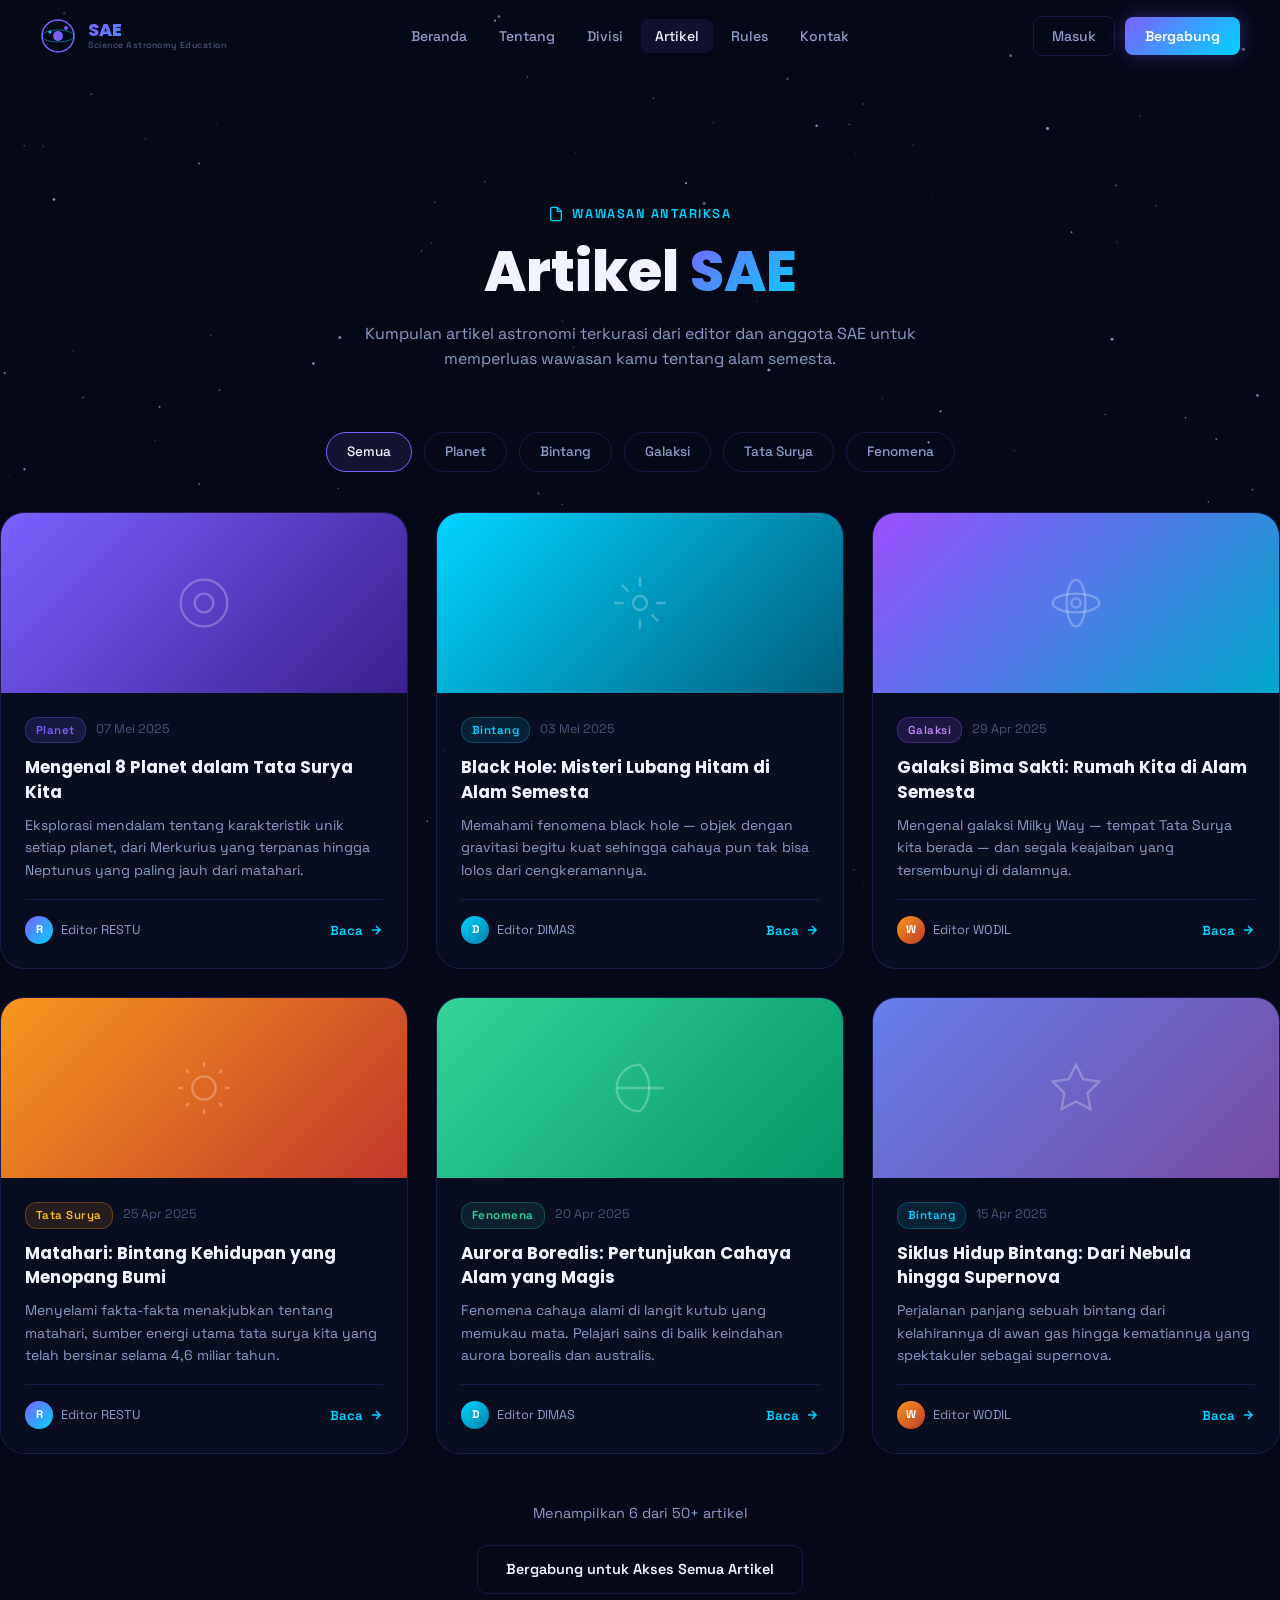
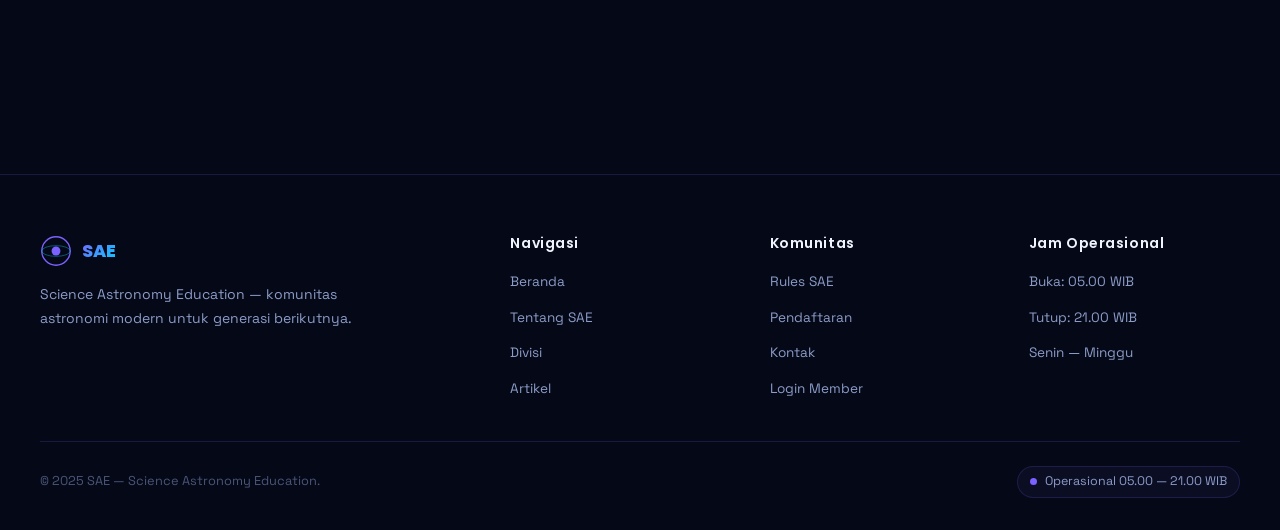
<file: artikel.html>
<!DOCTYPE html>
<html lang="id">
<head>
  <meta charset="UTF-8"/>
  <meta name="viewport" content="width=device-width,initial-scale=1.0"/>
  <title>Artikel — SAE Science Astronomy Education</title>
  <link rel="stylesheet" href="global.css"/>
  <style>
    .page-hero{padding:calc(var(--nav-h) + 60px) 0 60px;text-align:center}
    .page-hero-label{display:inline-flex;align-items:center;gap:8px;font-size:.8rem;font-weight:600;letter-spacing:.12em;text-transform:uppercase;color:var(--cyan);margin-bottom:16px}
    .page-hero-title{font-size:clamp(2rem,5vw,3.5rem);font-family:'Poppins',sans-serif;font-weight:800;line-height:1.15;margin-bottom:16px}
    .page-hero-desc{color:var(--text-secondary);max-width:560px;margin:0 auto}
    .artikel-section{padding:0 0 80px}
    .filter-bar{display:flex;gap:12px;flex-wrap:wrap;margin-bottom:40px;justify-content:center}
    .filter-btn{padding:8px 20px;border-radius:20px;border:1px solid var(--border);background:transparent;color:var(--text-secondary);font-size:.85rem;font-weight:500;cursor:pointer;transition:var(--transition);font-family:inherit}
    .filter-btn:hover,.filter-btn.active{border-color:var(--purple);color:var(--text-primary);background:rgba(123,97,255,.12)}
    .artikel-big-grid{display:grid;grid-template-columns:repeat(auto-fill,minmax(320px,1fr));gap:28px}
    .art-card{background:var(--bg-glass);border:1px solid var(--border);border-radius:var(--radius-lg);overflow:hidden;transition:var(--transition);backdrop-filter:blur(12px)}
    .art-card:hover{border-color:var(--border-hover);transform:translateY(-4px);box-shadow:0 16px 40px rgba(0,212,255,.08)}
    .art-thumb{height:180px;position:relative;overflow:hidden}
    .art-thumb-bg{width:100%;height:100%;display:flex;align-items:center;justify-content:center}
    .art-body{padding:24px}
    .art-meta{display:flex;align-items:center;gap:10px;margin-bottom:12px;flex-wrap:wrap}
    .art-tag{font-size:.72rem;font-weight:600;padding:3px 10px;border-radius:12px;letter-spacing:.04em}
    .tag-planet{background:rgba(123,97,255,.15);color:var(--purple);border:1px solid rgba(123,97,255,.3)}
    .tag-bintang{background:rgba(0,212,255,.1);color:var(--cyan);border:1px solid rgba(0,212,255,.25)}
    .tag-galaksi{background:rgba(155,80,255,.15);color:#c084fc;border:1px solid rgba(155,80,255,.3)}
    .tag-tata-surya{background:rgba(247,151,30,.12);color:#fbbf24;border:1px solid rgba(247,151,30,.3)}
    .tag-fenomena{background:rgba(52,211,153,.1);color:#34d399;border:1px solid rgba(52,211,153,.25)}
    .art-date{font-size:.78rem;color:var(--text-muted)}
    .art-title{font-size:1.05rem;font-weight:700;margin-bottom:10px;line-height:1.45}
    .art-excerpt{color:var(--text-secondary);font-size:.875rem;line-height:1.6;margin-bottom:18px}
    .art-footer{display:flex;align-items:center;justify-content:space-between;padding-top:16px;border-top:1px solid var(--border)}
    .art-author{display:flex;align-items:center;gap:8px;font-size:.8rem;color:var(--text-secondary)}
    .art-author-dot{width:28px;height:28px;border-radius:50%;background:var(--grad-main);display:flex;align-items:center;justify-content:center;font-size:.7rem;font-weight:700;color:#fff}
    .art-read-link{display:inline-flex;align-items:center;gap:6px;font-size:.82rem;font-weight:600;color:var(--cyan);transition:var(--transition)}
    .art-read-link:hover{color:var(--purple)}
    .art-read-link svg{transition:transform .2s}
    .art-read-link:hover svg{transform:translateX(4px)}
    .load-more{text-align:center;margin-top:48px}
  </style>
</head>
<body>
<canvas id="star-canvas"></canvas>
<nav class="navbar" id="navbar">
  <div class="nav-container">
    <a href="index.html" class="nav-logo">
      <svg class="nav-logo-icon" viewBox="0 0 36 36" fill="none">
        <circle cx="18" cy="18" r="16" stroke="url(#nl1)" stroke-width="1.5"/>
        <circle cx="18" cy="18" r="5" fill="url(#nl2)"/>
        <ellipse cx="18" cy="18" rx="16" ry="6" stroke="rgba(0,212,255,0.45)" stroke-width="1" fill="none"/>
        <circle cx="26" cy="10" r="2" fill="#7B61FF"/>
        <circle cx="10" cy="14" r="1.5" fill="#00D4FF"/>
        <defs>
          <linearGradient id="nl1" x1="2" y1="2" x2="34" y2="34"><stop offset="0%" stop-color="#7B61FF"/><stop offset="100%" stop-color="#00D4FF"/></linearGradient>
          <linearGradient id="nl2" x1="13" y1="13" x2="23" y2="23"><stop offset="0%" stop-color="#7B61FF"/><stop offset="100%" stop-color="#00D4FF"/></linearGradient>
        </defs>
      </svg>
      <div class="nav-logo-text">
        <span class="nav-logo-main">SAE</span>
        <span class="nav-logo-sub">Science Astronomy Education</span>
      </div>
    </a>
    <ul class="nav-links">
      <li><a href="index.html">Beranda</a></li>
      <li><a href="about.html">Tentang</a></li>
      <li><a href="marga.html">Divisi</a></li>
      <li><a href="artikel.html" class="active">Artikel</a></li>
      <li><a href="rules.html">Rules</a></li>
      <li><a href="contact.html">Kontak</a></li>
    </ul>
    <div class="nav-cta">
      <a href="login.html" class="btn-nav-login">Masuk</a>
      <a href="pendaftaran.html" class="btn-nav-primary">Bergabung</a>
    </div>
    <button class="hamburger" id="hamburger" aria-label="Menu"><span></span><span></span><span></span></button>
  </div>
</nav>
<div class="mobile-menu" id="mobile-menu">
  <a href="index.html">Beranda</a>
  <a href="about.html">Tentang SAE</a>
  <a href="marga.html">Divisi</a>
  <a href="artikel.html" class="active">Artikel</a>
  <a href="rules.html">Rules</a>
  <a href="contact.html">Kontak</a>
  <div class="mobile-menu-cta">
    <a href="login.html" class="btn btn-secondary btn-sm">Masuk</a>
    <a href="pendaftaran.html" class="btn btn-primary btn-sm">Bergabung</a>
  </div>
</div>

<div class="page-wrapper">
  <section class="page-hero">
    <div class="section-inner">
      <div class="page-hero-label reveal">
        <svg width="16" height="16" viewBox="0 0 24 24" fill="none" stroke="currentColor" stroke-width="2"><path d="M14 2H6a2 2 0 0 0-2 2v16a2 2 0 0 0 2 2h12a2 2 0 0 0 2-2V8z"/><polyline points="14 2 14 8 20 8"/></svg>
        Wawasan Antariksa
      </div>
      <h1 class="page-hero-title reveal reveal-delay-1">Artikel <span class="text-gradient">SAE</span></h1>
      <p class="page-hero-desc reveal reveal-delay-2">Kumpulan artikel astronomi terkurasi dari editor dan anggota SAE untuk memperluas wawasan kamu tentang alam semesta.</p>
    </div>
  </section>

  <section class="artikel-section">
    <div class="section-inner">
      <div class="filter-bar reveal">
        <button class="filter-btn active">Semua</button>
        <button class="filter-btn">Planet</button>
        <button class="filter-btn">Bintang</button>
        <button class="filter-btn">Galaksi</button>
        <button class="filter-btn">Tata Surya</button>
        <button class="filter-btn">Fenomena</button>
      </div>

      <div class="artikel-big-grid">
        <div class="art-card reveal">
          <div class="art-thumb">
            <div class="art-thumb-bg" style="background:linear-gradient(135deg,#7B61FF,#3a1f8c)">
              <svg width="56" height="56" viewBox="0 0 24 24" fill="none" stroke="rgba(255,255,255,0.25)" stroke-width="1"><circle cx="12" cy="12" r="10"/><circle cx="12" cy="12" r="4"/></svg>
            </div>
          </div>
          <div class="art-body">
            <div class="art-meta"><span class="art-tag tag-planet">Planet</span><span class="art-date">07 Mei 2025</span></div>
            <h3 class="art-title">Mengenal 8 Planet dalam Tata Surya Kita</h3>
            <p class="art-excerpt">Eksplorasi mendalam tentang karakteristik unik setiap planet, dari Merkurius yang terpanas hingga Neptunus yang paling jauh dari matahari.</p>
            <div class="art-footer">
              <div class="art-author"><div class="art-author-dot">R</div><span>Editor RESTU</span></div>
              <a href="#" class="art-read-link">Baca <svg width="14" height="14" viewBox="0 0 24 24" fill="none" stroke="currentColor" stroke-width="2.5"><path d="M5 12h14M12 5l7 7-7 7"/></svg></a>
            </div>
          </div>
        </div>

        <div class="art-card reveal reveal-delay-1">
          <div class="art-thumb">
            <div class="art-thumb-bg" style="background:linear-gradient(135deg,#00D4FF,#005f7f)">
              <svg width="56" height="56" viewBox="0 0 24 24" fill="none" stroke="rgba(255,255,255,0.25)" stroke-width="1"><circle cx="12" cy="12" r="3"/><path d="M12 1v4M12 19v4M4.22 4.22l2.83 2.83M16.95 16.95l2.83 2.83M1 12h4M19 12h4"/></svg>
            </div>
          </div>
          <div class="art-body">
            <div class="art-meta"><span class="art-tag tag-bintang">Bintang</span><span class="art-date">03 Mei 2025</span></div>
            <h3 class="art-title">Black Hole: Misteri Lubang Hitam di Alam Semesta</h3>
            <p class="art-excerpt">Memahami fenomena black hole — objek dengan gravitasi begitu kuat sehingga cahaya pun tak bisa lolos dari cengkeramannya.</p>
            <div class="art-footer">
              <div class="art-author"><div class="art-author-dot" style="background:linear-gradient(135deg,#00D4FF,#0080aa)">D</div><span>Editor DIMAS</span></div>
              <a href="#" class="art-read-link">Baca <svg width="14" height="14" viewBox="0 0 24 24" fill="none" stroke="currentColor" stroke-width="2.5"><path d="M5 12h14M12 5l7 7-7 7"/></svg></a>
            </div>
          </div>
        </div>

        <div class="art-card reveal reveal-delay-2">
          <div class="art-thumb">
            <div class="art-thumb-bg" style="background:linear-gradient(135deg,#9b50ff,#00a8cc)">
              <svg width="56" height="56" viewBox="0 0 24 24" fill="none" stroke="rgba(255,255,255,0.25)" stroke-width="1"><ellipse cx="12" cy="12" rx="10" ry="4"/><ellipse cx="12" cy="12" rx="4" ry="10"/><circle cx="12" cy="12" r="2"/></svg>
            </div>
          </div>
          <div class="art-body">
            <div class="art-meta"><span class="art-tag tag-galaksi">Galaksi</span><span class="art-date">29 Apr 2025</span></div>
            <h3 class="art-title">Galaksi Bima Sakti: Rumah Kita di Alam Semesta</h3>
            <p class="art-excerpt">Mengenal galaksi Milky Way — tempat Tata Surya kita berada — dan segala keajaiban yang tersembunyi di dalamnya.</p>
            <div class="art-footer">
              <div class="art-author"><div class="art-author-dot" style="background:linear-gradient(135deg,#f7971e,#c0392b)">W</div><span>Editor WODIL</span></div>
              <a href="#" class="art-read-link">Baca <svg width="14" height="14" viewBox="0 0 24 24" fill="none" stroke="currentColor" stroke-width="2.5"><path d="M5 12h14M12 5l7 7-7 7"/></svg></a>
            </div>
          </div>
        </div>

        <div class="art-card reveal">
          <div class="art-thumb">
            <div class="art-thumb-bg" style="background:linear-gradient(135deg,#f7971e,#c0392b)">
              <svg width="56" height="56" viewBox="0 0 24 24" fill="none" stroke="rgba(255,255,255,0.25)" stroke-width="1"><circle cx="12" cy="12" r="5"/><path d="M12 1v2M12 21v2M4.22 4.22l1.42 1.42M18.36 18.36l1.42 1.42M1 12h2M21 12h2M4.22 19.78l1.42-1.42M18.36 5.64l1.42-1.42"/></svg>
            </div>
          </div>
          <div class="art-body">
            <div class="art-meta"><span class="art-tag tag-tata-surya">Tata Surya</span><span class="art-date">25 Apr 2025</span></div>
            <h3 class="art-title">Matahari: Bintang Kehidupan yang Menopang Bumi</h3>
            <p class="art-excerpt">Menyelami fakta-fakta menakjubkan tentang matahari, sumber energi utama tata surya kita yang telah bersinar selama 4,6 miliar tahun.</p>
            <div class="art-footer">
              <div class="art-author"><div class="art-author-dot">R</div><span>Editor RESTU</span></div>
              <a href="#" class="art-read-link">Baca <svg width="14" height="14" viewBox="0 0 24 24" fill="none" stroke="currentColor" stroke-width="2.5"><path d="M5 12h14M12 5l7 7-7 7"/></svg></a>
            </div>
          </div>
        </div>

        <div class="art-card reveal reveal-delay-1">
          <div class="art-thumb">
            <div class="art-thumb-bg" style="background:linear-gradient(135deg,#34d399,#059669)">
              <svg width="56" height="56" viewBox="0 0 24 24" fill="none" stroke="rgba(255,255,255,0.25)" stroke-width="1"><path d="M12 2a10 10 0 1 0 0 20"/><path d="M12 2a14.5 14.5 0 0 1 4 10 14.5 14.5 0 0 1-4 10"/><path d="M2 12h20"/></svg>
            </div>
          </div>
          <div class="art-body">
            <div class="art-meta"><span class="art-tag tag-fenomena">Fenomena</span><span class="art-date">20 Apr 2025</span></div>
            <h3 class="art-title">Aurora Borealis: Pertunjukan Cahaya Alam yang Magis</h3>
            <p class="art-excerpt">Fenomena cahaya alami di langit kutub yang memukau mata. Pelajari sains di balik keindahan aurora borealis dan australis.</p>
            <div class="art-footer">
              <div class="art-author"><div class="art-author-dot" style="background:linear-gradient(135deg,#00D4FF,#0080aa)">D</div><span>Editor DIMAS</span></div>
              <a href="#" class="art-read-link">Baca <svg width="14" height="14" viewBox="0 0 24 24" fill="none" stroke="currentColor" stroke-width="2.5"><path d="M5 12h14M12 5l7 7-7 7"/></svg></a>
            </div>
          </div>
        </div>

        <div class="art-card reveal reveal-delay-2">
          <div class="art-thumb">
            <div class="art-thumb-bg" style="background:linear-gradient(135deg,#667eea,#764ba2)">
              <svg width="56" height="56" viewBox="0 0 24 24" fill="none" stroke="rgba(255,255,255,0.25)" stroke-width="1"><polygon points="12 2 15.09 8.26 22 9.27 17 14.14 18.18 21.02 12 17.77 5.82 21.02 7 14.14 2 9.27 8.91 8.26 12 2"/></svg>
            </div>
          </div>
          <div class="art-body">
            <div class="art-meta"><span class="art-tag tag-bintang">Bintang</span><span class="art-date">15 Apr 2025</span></div>
            <h3 class="art-title">Siklus Hidup Bintang: Dari Nebula hingga Supernova</h3>
            <p class="art-excerpt">Perjalanan panjang sebuah bintang dari kelahirannya di awan gas hingga kematiannya yang spektakuler sebagai supernova.</p>
            <div class="art-footer">
              <div class="art-author"><div class="art-author-dot" style="background:linear-gradient(135deg,#f7971e,#c0392b)">W</div><span>Editor WODIL</span></div>
              <a href="#" class="art-read-link">Baca <svg width="14" height="14" viewBox="0 0 24 24" fill="none" stroke="currentColor" stroke-width="2.5"><path d="M5 12h14M12 5l7 7-7 7"/></svg></a>
            </div>
          </div>
        </div>
      </div>

      <div class="load-more reveal">
        <p style="color:var(--text-secondary);margin-bottom:20px;font-size:.9rem">Menampilkan 6 dari 50+ artikel</p>
        <a href="pendaftaran.html" class="btn btn-secondary">Bergabung untuk Akses Semua Artikel</a>
      </div>
    </div>
  </section>
</div>

<footer>
  <div class="footer-inner">
    <div class="footer-brand">
      <div class="footer-logo">
        <svg width="32" height="32" viewBox="0 0 36 36" fill="none">
          <circle cx="18" cy="18" r="16" stroke="url(#fl1)" stroke-width="1.5"/>
          <circle cx="18" cy="18" r="5" fill="url(#fl2)"/>
          <ellipse cx="18" cy="18" rx="16" ry="6" stroke="rgba(0,212,255,0.45)" stroke-width="1" fill="none"/>
          <defs>
            <linearGradient id="fl1" x1="2" y1="2" x2="34" y2="34"><stop offset="0%" stop-color="#7B61FF"/><stop offset="100%" stop-color="#00D4FF"/></linearGradient>
            <linearGradient id="fl2" x1="13" y1="13" x2="23" y2="23"><stop offset="0%" stop-color="#7B61FF"/><stop offset="100%" stop-color="#00D4FF"/></linearGradient>
          </defs>
        </svg>
        <span class="footer-logo-main">SAE</span>
      </div>
      <p class="footer-desc">Science Astronomy Education — komunitas astronomi modern untuk generasi berikutnya.</p>
    </div>
    <div class="footer-col">
      <h4>Navigasi</h4>
      <ul><li><a href="index.html">Beranda</a></li><li><a href="about.html">Tentang SAE</a></li><li><a href="marga.html">Divisi</a></li><li><a href="artikel.html">Artikel</a></li></ul>
    </div>
    <div class="footer-col">
      <h4>Komunitas</h4>
      <ul><li><a href="rules.html">Rules SAE</a></li><li><a href="pendaftaran.html">Pendaftaran</a></li><li><a href="contact.html">Kontak</a></li><li><a href="login.html">Login Member</a></li></ul>
    </div>
    <div class="footer-col">
      <h4>Jam Operasional</h4>
      <ul><li><a href="#">Buka: 05.00 WIB</a></li><li><a href="#">Tutup: 21.00 WIB</a></li><li><a href="#">Senin — Minggu</a></li></ul>
    </div>
  </div>
  <div class="footer-bottom">
    <p>&copy; 2025 SAE — Science Astronomy Education.</p>
    <div class="footer-op-badge"><span class="dot" style="background:var(--purple)"></span>Operasional 05.00 — 21.00 WIB</div>
  </div>
</footer>

<script src="global.js"></script>
<script>
  document.querySelectorAll('.filter-btn').forEach(btn => {
    btn.addEventListener('click', function() {
      document.querySelectorAll('.filter-btn').forEach(b => b.classList.remove('active'));
      this.classList.add('active');
    });
  });
</script>
</body>
</html>
</file>
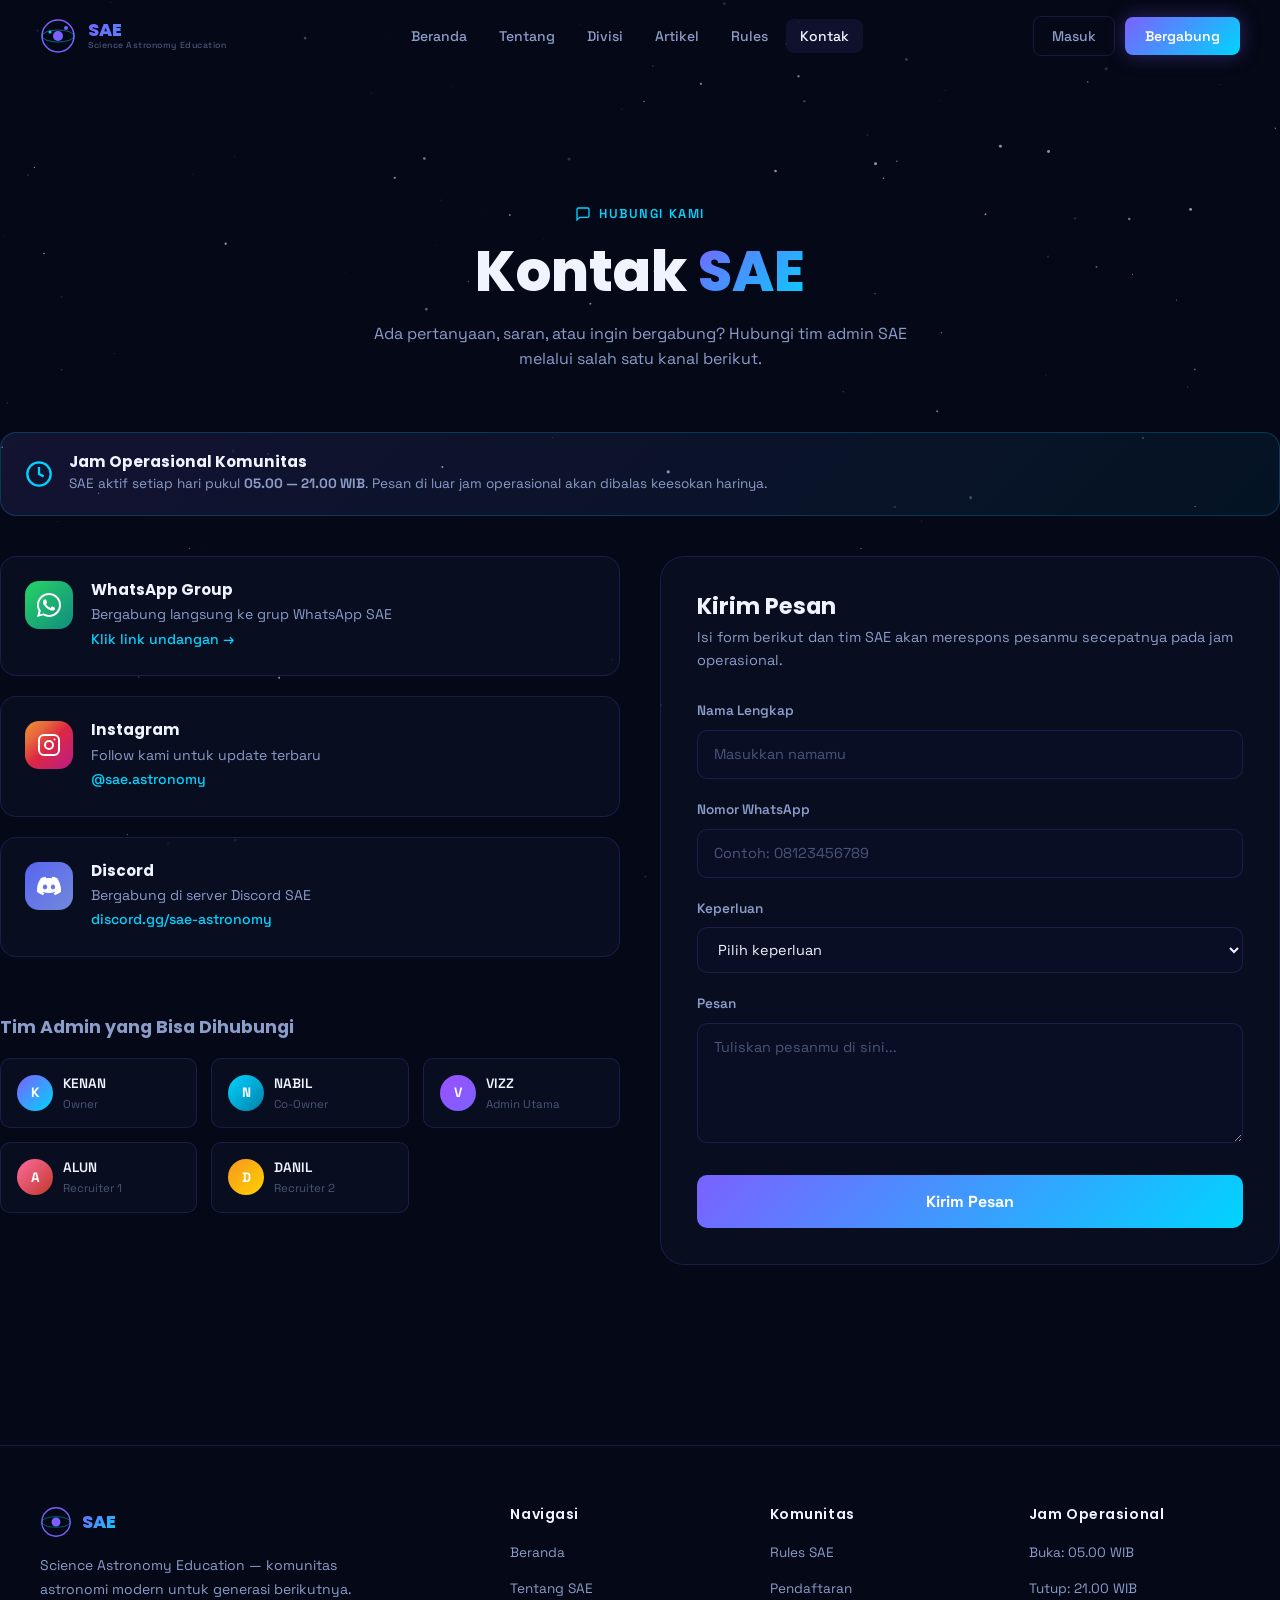
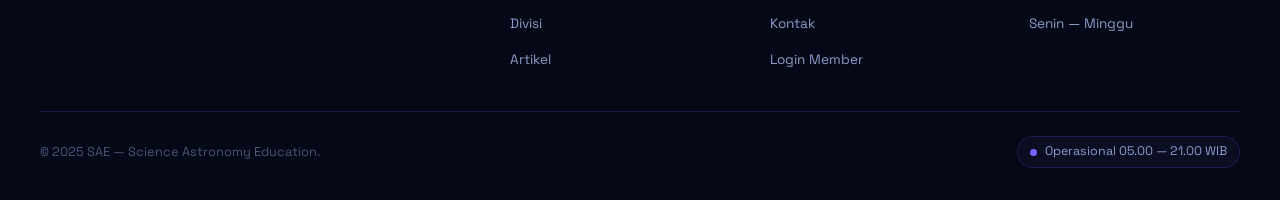
<file: contact.html>
<!DOCTYPE html>
<html lang="id">
<head>
  <meta charset="UTF-8"/>
  <meta name="viewport" content="width=device-width,initial-scale=1.0"/>
  <title>Kontak — SAE Science Astronomy Education</title>
  <link rel="stylesheet" href="global.css"/>
  <style>
    .page-hero{padding:calc(var(--nav-h) + 60px) 0 60px;text-align:center}
    .page-hero-label{display:inline-flex;align-items:center;gap:8px;font-size:.8rem;font-weight:600;letter-spacing:.12em;text-transform:uppercase;color:var(--cyan);margin-bottom:16px}
    .page-hero-title{font-size:clamp(2rem,5vw,3.5rem);font-family:'Poppins',sans-serif;font-weight:800;line-height:1.15;margin-bottom:16px}
    .page-hero-desc{color:var(--text-secondary);max-width:560px;margin:0 auto}
    .contact-section{padding:0 0 80px}
    .contact-grid{display:grid;grid-template-columns:1fr 1fr;gap:40px;align-items:start}
    @media(max-width:768px){.contact-grid{grid-template-columns:1fr}}
    .contact-info{display:flex;flex-direction:column;gap:20px}
    .contact-card{background:var(--bg-glass);border:1px solid var(--border);border-radius:var(--radius);padding:24px;display:flex;align-items:flex-start;gap:18px;transition:var(--transition);backdrop-filter:blur(12px)}
    .contact-card:hover{border-color:var(--border-hover);transform:translateY(-2px)}
    .contact-icon{width:48px;height:48px;border-radius:14px;display:flex;align-items:center;justify-content:center;flex-shrink:0}
    .icon-wa{background:linear-gradient(135deg,#25d366,#128c7e)}
    .icon-ig{background:linear-gradient(135deg,#f09433,#e6683c,#dc2743,#cc2366,#bc1888)}
    .icon-dc{background:linear-gradient(135deg,#5865F2,#7289da)}
    .icon-clock{background:linear-gradient(135deg,#7B61FF,#00D4FF)}
    .contact-card-content h3{font-weight:700;margin-bottom:4px;font-size:.95rem}
    .contact-card-content p{color:var(--text-secondary);font-size:.88rem}
    .contact-card-content a{color:var(--cyan);font-size:.88rem;font-weight:500}
    .contact-form-wrap{background:var(--bg-glass);border:1px solid var(--border);border-radius:var(--radius-lg);padding:36px;backdrop-filter:blur(12px)}
    .contact-form-wrap h2{font-size:1.4rem;font-weight:700;margin-bottom:6px}
    .contact-form-wrap p{color:var(--text-secondary);font-size:.9rem;margin-bottom:28px}
    .form-group{margin-bottom:20px}
    .form-label{display:block;font-size:.85rem;font-weight:600;margin-bottom:8px;color:var(--text-secondary)}
    .form-input,.form-textarea{width:100%;background:rgba(11,16,38,.8);border:1px solid var(--border);border-radius:var(--radius-sm);padding:12px 16px;color:var(--text-primary);font-size:.9rem;font-family:inherit;transition:var(--transition);outline:none}
    .form-input:focus,.form-textarea:focus{border-color:var(--purple);box-shadow:0 0 0 3px rgba(123,97,255,.15)}
    .form-input::placeholder,.form-textarea::placeholder{color:var(--text-muted)}
    .form-textarea{resize:vertical;min-height:120px}
    .form-submit{width:100%;padding:14px;border-radius:var(--radius-sm);background:var(--grad-main);color:#fff;font-weight:700;font-size:1rem;font-family:inherit;cursor:pointer;border:none;transition:var(--transition);margin-top:4px}
    .form-submit:hover{opacity:.9;transform:translateY(-1px);box-shadow:0 8px 24px var(--purple-glow)}
    .op-banner{background:linear-gradient(135deg,rgba(123,97,255,.12),rgba(0,212,255,.06));border:1px solid rgba(0,212,255,.2);border-radius:var(--radius);padding:20px 24px;display:flex;align-items:center;gap:16px;margin-bottom:40px}
    .op-banner svg{flex-shrink:0}
    .op-banner-text h4{font-weight:700;font-size:.95rem;margin-bottom:2px}
    .op-banner-text p{color:var(--text-secondary);font-size:.85rem}
    .admin-list{margin-top:40px}
    .admin-list h3{font-size:1.1rem;font-weight:700;margin-bottom:20px;color:var(--text-secondary)}
    .admin-grid{display:grid;grid-template-columns:repeat(auto-fill,minmax(160px,1fr));gap:14px}
    .admin-chip{background:var(--bg-glass);border:1px solid var(--border);border-radius:var(--radius-sm);padding:14px 16px;display:flex;align-items:center;gap:10px;transition:var(--transition);backdrop-filter:blur(8px)}
    .admin-chip:hover{border-color:var(--border-hover)}
    .admin-chip-dot{width:36px;height:36px;border-radius:50%;background:var(--grad-main);display:flex;align-items:center;justify-content:center;font-weight:700;font-size:.85rem;color:#fff;flex-shrink:0}
    .admin-chip-info{overflow:hidden}
    .admin-chip-name{font-weight:600;font-size:.85rem;white-space:nowrap;overflow:hidden;text-overflow:ellipsis}
    .admin-chip-role{color:var(--text-muted);font-size:.72rem}
  </style>
</head>
<body>
<canvas id="star-canvas"></canvas>
<nav class="navbar" id="navbar">
  <div class="nav-container">
    <a href="index.html" class="nav-logo">
      <svg class="nav-logo-icon" viewBox="0 0 36 36" fill="none">
        <circle cx="18" cy="18" r="16" stroke="url(#nl1)" stroke-width="1.5"/>
        <circle cx="18" cy="18" r="5" fill="url(#nl2)"/>
        <ellipse cx="18" cy="18" rx="16" ry="6" stroke="rgba(0,212,255,0.45)" stroke-width="1" fill="none"/>
        <circle cx="26" cy="10" r="2" fill="#7B61FF"/>
        <circle cx="10" cy="14" r="1.5" fill="#00D4FF"/>
        <defs>
          <linearGradient id="nl1" x1="2" y1="2" x2="34" y2="34"><stop offset="0%" stop-color="#7B61FF"/><stop offset="100%" stop-color="#00D4FF"/></linearGradient>
          <linearGradient id="nl2" x1="13" y1="13" x2="23" y2="23"><stop offset="0%" stop-color="#7B61FF"/><stop offset="100%" stop-color="#00D4FF"/></linearGradient>
        </defs>
      </svg>
      <div class="nav-logo-text">
        <span class="nav-logo-main">SAE</span>
        <span class="nav-logo-sub">Science Astronomy Education</span>
      </div>
    </a>
    <ul class="nav-links">
      <li><a href="index.html">Beranda</a></li>
      <li><a href="about.html">Tentang</a></li>
      <li><a href="marga.html">Divisi</a></li>
      <li><a href="artikel.html">Artikel</a></li>
      <li><a href="rules.html">Rules</a></li>
      <li><a href="contact.html" class="active">Kontak</a></li>
    </ul>
    <div class="nav-cta">
      <a href="login.html" class="btn-nav-login">Masuk</a>
      <a href="pendaftaran.html" class="btn-nav-primary">Bergabung</a>
    </div>
    <button class="hamburger" id="hamburger" aria-label="Menu"><span></span><span></span><span></span></button>
  </div>
</nav>
<div class="mobile-menu" id="mobile-menu">
  <a href="index.html">Beranda</a>
  <a href="about.html">Tentang SAE</a>
  <a href="marga.html">Divisi</a>
  <a href="artikel.html">Artikel</a>
  <a href="rules.html">Rules</a>
  <a href="contact.html" class="active">Kontak</a>
  <div class="mobile-menu-cta">
    <a href="login.html" class="btn btn-secondary btn-sm">Masuk</a>
    <a href="pendaftaran.html" class="btn btn-primary btn-sm">Bergabung</a>
  </div>
</div>

<div class="page-wrapper">
  <section class="page-hero">
    <div class="section-inner">
      <div class="page-hero-label reveal">
        <svg width="16" height="16" viewBox="0 0 24 24" fill="none" stroke="currentColor" stroke-width="2"><path d="M21 15a2 2 0 0 1-2 2H7l-4 4V5a2 2 0 0 1 2-2h14a2 2 0 0 1 2 2z"/></svg>
        Hubungi Kami
      </div>
      <h1 class="page-hero-title reveal reveal-delay-1">Kontak <span class="text-gradient">SAE</span></h1>
      <p class="page-hero-desc reveal reveal-delay-2">Ada pertanyaan, saran, atau ingin bergabung? Hubungi tim admin SAE melalui salah satu kanal berikut.</p>
    </div>
  </section>

  <section class="contact-section">
    <div class="section-inner">
      <div class="op-banner reveal">
        <svg width="28" height="28" viewBox="0 0 24 24" fill="none" stroke="var(--cyan)" stroke-width="2"><circle cx="12" cy="12" r="10"/><polyline points="12 6 12 12 16 14"/></svg>
        <div class="op-banner-text">
          <h4>Jam Operasional Komunitas</h4>
          <p>SAE aktif setiap hari pukul <strong>05.00 — 21.00 WIB</strong>. Pesan di luar jam operasional akan dibalas keesokan harinya.</p>
        </div>
      </div>

      <div class="contact-grid">
        <div class="contact-info">
          <div class="contact-card reveal">
            <div class="contact-icon icon-wa">
              <svg width="24" height="24" viewBox="0 0 24 24" fill="#fff"><path d="M17.472 14.382c-.297-.149-1.758-.867-2.03-.967-.273-.099-.471-.148-.67.15-.197.297-.767.966-.94 1.164-.173.199-.347.223-.644.075-.297-.15-1.255-.463-2.39-1.475-.883-.788-1.48-1.761-1.653-2.059-.173-.297-.018-.458.13-.606.134-.133.298-.347.446-.52.149-.174.198-.298.298-.497.099-.198.05-.371-.025-.52-.075-.149-.669-1.612-.916-2.207-.242-.579-.487-.5-.669-.51-.173-.008-.371-.01-.57-.01-.198 0-.52.074-.792.372-.272.297-1.04 1.016-1.04 2.479 0 1.462 1.065 2.875 1.213 3.074.149.198 2.096 3.2 5.077 4.487.709.306 1.262.489 1.694.625.712.227 1.36.195 1.871.118.571-.085 1.758-.719 2.006-1.413.248-.694.248-1.289.173-1.413z"/><path d="M12 0C5.373 0 0 5.373 0 12c0 2.123.554 4.118 1.528 5.848L.057 23.986l6.3-1.651C8.025 23.355 9.969 24 12 24c6.627 0 12-5.373 12-12S18.627 0 12 0zm0 22c-1.863 0-3.597-.512-5.079-1.4l-.364-.216-3.736.979.997-3.645-.237-.375C2.574 15.639 2 13.879 2 12 2 6.486 6.486 2 12 2s10 4.486 10 10-4.486 10-10 10z"/></svg>
            </div>
            <div class="contact-card-content">
              <h3>WhatsApp Group</h3>
              <p>Bergabung langsung ke grup WhatsApp SAE</p>
              <a href="#">Klik link undangan →</a>
            </div>
          </div>

          <div class="contact-card reveal reveal-delay-1">
            <div class="contact-icon icon-ig">
              <svg width="24" height="24" viewBox="0 0 24 24" fill="none" stroke="#fff" stroke-width="2" stroke-linecap="round" stroke-linejoin="round"><rect x="2" y="2" width="20" height="20" rx="5"/><circle cx="12" cy="12" r="4"/><line x1="17.5" y1="6.5" x2="17.51" y2="6.5"/></svg>
            </div>
            <div class="contact-card-content">
              <h3>Instagram</h3>
              <p>Follow kami untuk update terbaru</p>
              <a href="#">@sae.astronomy</a>
            </div>
          </div>

          <div class="contact-card reveal reveal-delay-2">
            <div class="contact-icon icon-dc">
              <svg width="24" height="24" viewBox="0 0 24 24" fill="#fff"><path d="M20.317 4.37a19.791 19.791 0 0 0-4.885-1.515.074.074 0 0 0-.079.037c-.21.375-.444.864-.608 1.25a18.27 18.27 0 0 0-5.487 0 12.64 12.64 0 0 0-.617-1.25.077.077 0 0 0-.079-.037A19.736 19.736 0 0 0 3.677 4.37a.07.07 0 0 0-.032.027C.533 9.046-.32 13.58.099 18.057a.082.082 0 0 0 .031.057 19.9 19.9 0 0 0 5.993 3.03.078.078 0 0 0 .084-.028c.462-.63.874-1.295 1.226-1.994a.076.076 0 0 0-.041-.106 13.107 13.107 0 0 1-1.872-.892.077.077 0 0 1-.008-.128 10.2 10.2 0 0 0 .372-.292.074.074 0 0 1 .077-.01c3.928 1.793 8.18 1.793 12.062 0a.074.074 0 0 1 .078.01c.12.098.246.198.373.292a.077.077 0 0 1-.006.127 12.299 12.299 0 0 1-1.873.892.077.077 0 0 0-.041.107c.36.698.772 1.362 1.225 1.993a.076.076 0 0 0 .084.028 19.839 19.839 0 0 0 6.002-3.03.077.077 0 0 0 .032-.054c.5-5.177-.838-9.674-3.549-13.66a.061.061 0 0 0-.031-.03zM8.02 15.33c-1.183 0-2.157-1.085-2.157-2.419 0-1.333.956-2.419 2.157-2.419 1.21 0 2.176 1.096 2.157 2.42 0 1.333-.956 2.418-2.157 2.418zm7.975 0c-1.183 0-2.157-1.085-2.157-2.419 0-1.333.955-2.419 2.157-2.419 1.21 0 2.176 1.096 2.157 2.42 0 1.333-.946 2.418-2.157 2.418z"/></svg>
            </div>
            <div class="contact-card-content">
              <h3>Discord</h3>
              <p>Bergabung di server Discord SAE</p>
              <a href="#">discord.gg/sae-astronomy</a>
            </div>
          </div>

          <div class="admin-list reveal">
            <h3>Tim Admin yang Bisa Dihubungi</h3>
            <div class="admin-grid">
              <div class="admin-chip">
                <div class="admin-chip-dot">K</div>
                <div class="admin-chip-info"><div class="admin-chip-name">KENAN</div><div class="admin-chip-role">Owner</div></div>
              </div>
              <div class="admin-chip">
                <div class="admin-chip-dot" style="background:linear-gradient(135deg,#00D4FF,#0080aa)">N</div>
                <div class="admin-chip-info"><div class="admin-chip-name">NABIL</div><div class="admin-chip-role">Co-Owner</div></div>
              </div>
              <div class="admin-chip">
                <div class="admin-chip-dot" style="background:linear-gradient(135deg,#9b50ff,#7B61FF)">V</div>
                <div class="admin-chip-info"><div class="admin-chip-name">VIZZ</div><div class="admin-chip-role">Admin Utama</div></div>
              </div>
              <div class="admin-chip">
                <div class="admin-chip-dot" style="background:linear-gradient(135deg,#ff6b9d,#c0392b)">A</div>
                <div class="admin-chip-info"><div class="admin-chip-name">ALUN</div><div class="admin-chip-role">Recruiter 1</div></div>
              </div>
              <div class="admin-chip">
                <div class="admin-chip-dot" style="background:linear-gradient(135deg,#f7971e,#ffd200)">D</div>
                <div class="admin-chip-info"><div class="admin-chip-name">DANIL</div><div class="admin-chip-role">Recruiter 2</div></div>
              </div>
            </div>
          </div>
        </div>

        <div class="contact-form-wrap reveal reveal-delay-1">
          <h2>Kirim Pesan</h2>
          <p>Isi form berikut dan tim SAE akan merespons pesanmu secepatnya pada jam operasional.</p>
          <div class="form-group">
            <label class="form-label">Nama Lengkap</label>
            <input type="text" class="form-input" placeholder="Masukkan namamu"/>
          </div>
          <div class="form-group">
            <label class="form-label">Nomor WhatsApp</label>
            <input type="text" class="form-input" placeholder="Contoh: 08123456789"/>
          </div>
          <div class="form-group">
            <label class="form-label">Keperluan</label>
            <select class="form-input">
              <option value="" disabled selected>Pilih keperluan</option>
              <option>Informasi Pendaftaran</option>
              <option>Pertanyaan Umum</option>
              <option>Laporan Pelanggaran</option>
              <option>Kerjasama / Partnership</option>
              <option>Lainnya</option>
            </select>
          </div>
          <div class="form-group">
            <label class="form-label">Pesan</label>
            <textarea class="form-textarea" placeholder="Tuliskan pesanmu di sini..."></textarea>
          </div>
          <button class="form-submit" onclick="alert('Pesan terkirim! Tim SAE akan menghubungimu segera. WITH SAE INCREASE KNOWLEDGE 🚀')">
            Kirim Pesan
          </button>
        </div>
      </div>
    </div>
  </section>
</div>

<footer>
  <div class="footer-inner">
    <div class="footer-brand">
      <div class="footer-logo">
        <svg width="32" height="32" viewBox="0 0 36 36" fill="none">
          <circle cx="18" cy="18" r="16" stroke="url(#fl1)" stroke-width="1.5"/>
          <circle cx="18" cy="18" r="5" fill="url(#fl2)"/>
          <ellipse cx="18" cy="18" rx="16" ry="6" stroke="rgba(0,212,255,0.45)" stroke-width="1" fill="none"/>
          <defs>
            <linearGradient id="fl1" x1="2" y1="2" x2="34" y2="34"><stop offset="0%" stop-color="#7B61FF"/><stop offset="100%" stop-color="#00D4FF"/></linearGradient>
            <linearGradient id="fl2" x1="13" y1="13" x2="23" y2="23"><stop offset="0%" stop-color="#7B61FF"/><stop offset="100%" stop-color="#00D4FF"/></linearGradient>
          </defs>
        </svg>
        <span class="footer-logo-main">SAE</span>
      </div>
      <p class="footer-desc">Science Astronomy Education — komunitas astronomi modern untuk generasi berikutnya.</p>
    </div>
    <div class="footer-col">
      <h4>Navigasi</h4>
      <ul><li><a href="index.html">Beranda</a></li><li><a href="about.html">Tentang SAE</a></li><li><a href="marga.html">Divisi</a></li><li><a href="artikel.html">Artikel</a></li></ul>
    </div>
    <div class="footer-col">
      <h4>Komunitas</h4>
      <ul><li><a href="rules.html">Rules SAE</a></li><li><a href="pendaftaran.html">Pendaftaran</a></li><li><a href="contact.html">Kontak</a></li><li><a href="login.html">Login Member</a></li></ul>
    </div>
    <div class="footer-col">
      <h4>Jam Operasional</h4>
      <ul><li><a href="#">Buka: 05.00 WIB</a></li><li><a href="#">Tutup: 21.00 WIB</a></li><li><a href="#">Senin — Minggu</a></li></ul>
    </div>
  </div>
  <div class="footer-bottom">
    <p>&copy; 2025 SAE — Science Astronomy Education.</p>
    <div class="footer-op-badge"><span class="dot" style="background:var(--purple)"></span>Operasional 05.00 — 21.00 WIB</div>
  </div>
</footer>

<script src="global.js"></script>
</body>
</html>
</file>
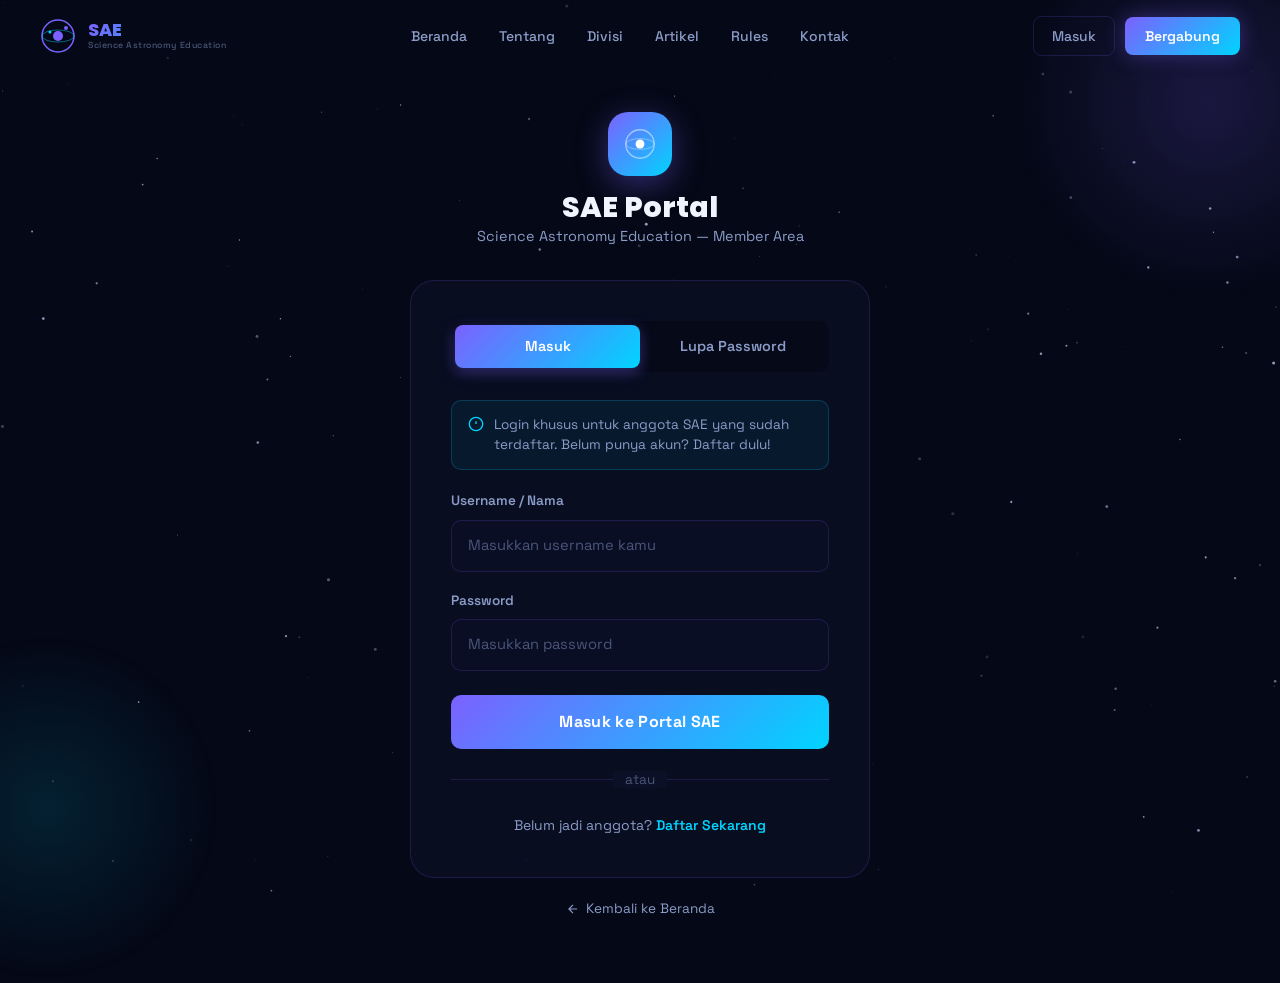
<file: login.html>
<!DOCTYPE html>
<html lang="id">
<head>
  <meta charset="UTF-8"/>
  <meta name="viewport" content="width=device-width,initial-scale=1.0"/>
  <title>Login Member — SAE Science Astronomy Education</title>
  <link rel="stylesheet" href="global.css"/>
  <style>
    body{min-height:100vh;display:flex;flex-direction:column}
    .login-wrapper{flex:1;display:flex;align-items:center;justify-content:center;padding:calc(var(--nav-h) + 40px) 24px 60px;position:relative}
    .login-orb-1{position:absolute;width:400px;height:400px;border-radius:50%;background:radial-gradient(circle,rgba(123,97,255,.18),transparent 70%);top:-10%;right:-10%;pointer-events:none}
    .login-orb-2{position:absolute;width:350px;height:350px;border-radius:50%;background:radial-gradient(circle,rgba(0,212,255,.12),transparent 70%);bottom:0;left:-10%;pointer-events:none}
    .login-box{width:100%;max-width:460px;position:relative;z-index:1}
    .login-logo{text-align:center;margin-bottom:32px}
    .login-logo-icon{width:64px;height:64px;background:var(--grad-main);border-radius:20px;display:flex;align-items:center;justify-content:center;margin:0 auto 14px;box-shadow:0 8px 32px var(--purple-glow)}
    .login-logo h1{font-size:1.8rem;font-weight:800;font-family:'Poppins',sans-serif}
    .login-logo p{color:var(--text-secondary);font-size:.9rem}
    .login-card{background:var(--bg-glass);border:1px solid var(--border);border-radius:var(--radius-lg);padding:40px;backdrop-filter:blur(16px)}
    .login-tabs{display:flex;gap:0;margin-bottom:28px;background:rgba(0,0,0,.25);border-radius:var(--radius-sm);padding:4px}
    .login-tab{flex:1;padding:10px;border-radius:8px;border:none;background:transparent;color:var(--text-secondary);font-size:.9rem;font-weight:600;cursor:pointer;transition:var(--transition);font-family:inherit}
    .login-tab.active{background:var(--grad-main);color:#fff;box-shadow:0 4px 14px var(--purple-glow)}
    .form-group{margin-bottom:18px}
    .form-label{display:block;font-size:.85rem;font-weight:600;margin-bottom:8px;color:var(--text-secondary)}
    .form-input{width:100%;background:rgba(11,16,38,.8);border:1px solid var(--border);border-radius:var(--radius-sm);padding:13px 16px;color:var(--text-primary);font-size:.92rem;font-family:inherit;transition:var(--transition);outline:none}
    .form-input:focus{border-color:var(--purple);box-shadow:0 0 0 3px rgba(123,97,255,.15)}
    .form-input::placeholder{color:var(--text-muted)}
    .form-submit{width:100%;padding:14px;border-radius:var(--radius-sm);background:var(--grad-main);color:#fff;font-weight:700;font-size:1rem;font-family:inherit;cursor:pointer;border:none;transition:var(--transition);margin-top:6px;letter-spacing:.02em}
    .form-submit:hover{opacity:.9;transform:translateY(-1px);box-shadow:0 8px 24px var(--purple-glow)}
    .form-divider{text-align:center;color:var(--text-muted);font-size:.85rem;margin:20px 0;position:relative}
    .form-divider::before{content:'';position:absolute;top:50%;left:0;right:0;height:1px;background:var(--border)}
    .form-divider span{background:var(--bg-card);padding:0 12px;position:relative}
    .login-footer{text-align:center;margin-top:24px;font-size:.875rem;color:var(--text-secondary)}
    .login-footer a{color:var(--cyan);font-weight:600}
    .back-home{text-align:center;margin-top:20px}
    .back-home a{color:var(--text-secondary);font-size:.85rem;display:inline-flex;align-items:center;gap:6px;transition:var(--transition)}
    .back-home a:hover{color:var(--text-primary)}
    .panel{display:none}
    .panel.active{display:block}
    .info-note{background:rgba(0,212,255,.06);border:1px solid rgba(0,212,255,.2);border-radius:var(--radius-sm);padding:14px 16px;font-size:.85rem;color:var(--text-secondary);margin-bottom:20px;display:flex;gap:10px;align-items:flex-start;line-height:1.5}
    .info-note svg{flex-shrink:0;margin-top:1px;color:var(--cyan)}
  </style>
</head>
<body>
<canvas id="star-canvas"></canvas>
<nav class="navbar" id="navbar">
  <div class="nav-container">
    <a href="index.html" class="nav-logo">
      <svg class="nav-logo-icon" viewBox="0 0 36 36" fill="none">
        <circle cx="18" cy="18" r="16" stroke="url(#nl1)" stroke-width="1.5"/>
        <circle cx="18" cy="18" r="5" fill="url(#nl2)"/>
        <ellipse cx="18" cy="18" rx="16" ry="6" stroke="rgba(0,212,255,0.45)" stroke-width="1" fill="none"/>
        <circle cx="26" cy="10" r="2" fill="#7B61FF"/>
        <circle cx="10" cy="14" r="1.5" fill="#00D4FF"/>
        <defs>
          <linearGradient id="nl1" x1="2" y1="2" x2="34" y2="34"><stop offset="0%" stop-color="#7B61FF"/><stop offset="100%" stop-color="#00D4FF"/></linearGradient>
          <linearGradient id="nl2" x1="13" y1="13" x2="23" y2="23"><stop offset="0%" stop-color="#7B61FF"/><stop offset="100%" stop-color="#00D4FF"/></linearGradient>
        </defs>
      </svg>
      <div class="nav-logo-text">
        <span class="nav-logo-main">SAE</span>
        <span class="nav-logo-sub">Science Astronomy Education</span>
      </div>
    </a>
    <ul class="nav-links">
      <li><a href="index.html">Beranda</a></li>
      <li><a href="about.html">Tentang</a></li>
      <li><a href="marga.html">Divisi</a></li>
      <li><a href="artikel.html">Artikel</a></li>
      <li><a href="rules.html">Rules</a></li>
      <li><a href="contact.html">Kontak</a></li>
    </ul>
    <div class="nav-cta">
      <a href="login.html" class="btn-nav-login active">Masuk</a>
      <a href="pendaftaran.html" class="btn-nav-primary">Bergabung</a>
    </div>
    <button class="hamburger" id="hamburger" aria-label="Menu"><span></span><span></span><span></span></button>
  </div>
</nav>
<div class="mobile-menu" id="mobile-menu">
  <a href="index.html">Beranda</a>
  <a href="about.html">Tentang SAE</a>
  <a href="marga.html">Divisi</a>
  <a href="artikel.html">Artikel</a>
  <a href="rules.html">Rules</a>
  <a href="contact.html">Kontak</a>
  <div class="mobile-menu-cta">
    <a href="login.html" class="btn btn-secondary btn-sm">Masuk</a>
    <a href="pendaftaran.html" class="btn btn-primary btn-sm">Bergabung</a>
  </div>
</div>

<div class="login-wrapper">
  <div class="login-orb-1"></div>
  <div class="login-orb-2"></div>
  <div class="login-box">
    <div class="login-logo">
      <div class="login-logo-icon">
        <svg width="32" height="32" viewBox="0 0 36 36" fill="none">
          <circle cx="18" cy="18" r="16" stroke="rgba(255,255,255,0.5)" stroke-width="1.5"/>
          <circle cx="18" cy="18" r="5" fill="#fff"/>
          <ellipse cx="18" cy="18" rx="16" ry="6" stroke="rgba(255,255,255,0.4)" stroke-width="1" fill="none"/>
        </svg>
      </div>
      <h1>SAE Portal</h1>
      <p>Science Astronomy Education — Member Area</p>
    </div>

    <div class="login-card">
      <div class="login-tabs">
        <button class="login-tab active" onclick="switchTab('login')">Masuk</button>
        <button class="login-tab" onclick="switchTab('forgot')">Lupa Password</button>
      </div>

      <div class="panel active" id="panel-login">
        <div class="info-note">
          <svg width="16" height="16" viewBox="0 0 24 24" fill="none" stroke="currentColor" stroke-width="2"><circle cx="12" cy="12" r="10"/><line x1="12" y1="8" x2="12" y2="12"/><line x1="12" y1="16" x2="12.01" y2="16"/></svg>
          Login khusus untuk anggota SAE yang sudah terdaftar. Belum punya akun? Daftar dulu!
        </div>
        <div class="form-group">
          <label class="form-label">Username / Nama</label>
          <input type="text" class="form-input" placeholder="Masukkan username kamu"/>
        </div>
        <div class="form-group">
          <label class="form-label">Password</label>
          <input type="password" class="form-input" placeholder="Masukkan password"/>
        </div>
        <button class="form-submit" onclick="alert('Fitur login sedang dalam pengembangan. Hubungi admin untuk akses.')">Masuk ke Portal SAE</button>
        <div class="form-divider"><span>atau</span></div>
        <div class="login-footer">
          Belum jadi anggota? <a href="pendaftaran.html">Daftar Sekarang</a>
        </div>
      </div>

      <div class="panel" id="panel-forgot">
        <div class="info-note">
          <svg width="16" height="16" viewBox="0 0 24 24" fill="none" stroke="currentColor" stroke-width="2"><circle cx="12" cy="12" r="10"/><line x1="12" y1="8" x2="12" y2="12"/><line x1="12" y1="16" x2="12.01" y2="16"/></svg>
          Masukkan nomor WhatsApp yang terdaftar. Admin akan menghubungimu untuk reset password.
        </div>
        <div class="form-group">
          <label class="form-label">Nomor WhatsApp Terdaftar</label>
          <input type="text" class="form-input" placeholder="Contoh: 08123456789"/>
        </div>
        <button class="form-submit" onclick="alert('Permintaan terkirim! Admin akan menghubungimu melalui WhatsApp.')">Kirim Permintaan Reset</button>
        <div class="login-footer" style="margin-top:20px">
          Ingat password? <a href="#" onclick="switchTab('login')">Kembali ke Login</a>
        </div>
      </div>
    </div>

    <div class="back-home">
      <a href="index.html">
        <svg width="14" height="14" viewBox="0 0 24 24" fill="none" stroke="currentColor" stroke-width="2"><path d="M19 12H5M12 5l-7 7 7 7"/></svg>
        Kembali ke Beranda
      </a>
    </div>
  </div>
</div>

<script src="global.js"></script>
<script>
  function switchTab(tab) {
    document.querySelectorAll('.login-tab').forEach((t, i) => {
      t.classList.toggle('active', (tab === 'login' && i === 0) || (tab === 'forgot' && i === 1));
    });
    document.querySelectorAll('.panel').forEach(p => p.classList.remove('active'));
    document.getElementById('panel-' + tab).classList.add('active');
  }
</script>
</body>
</html>
</file>
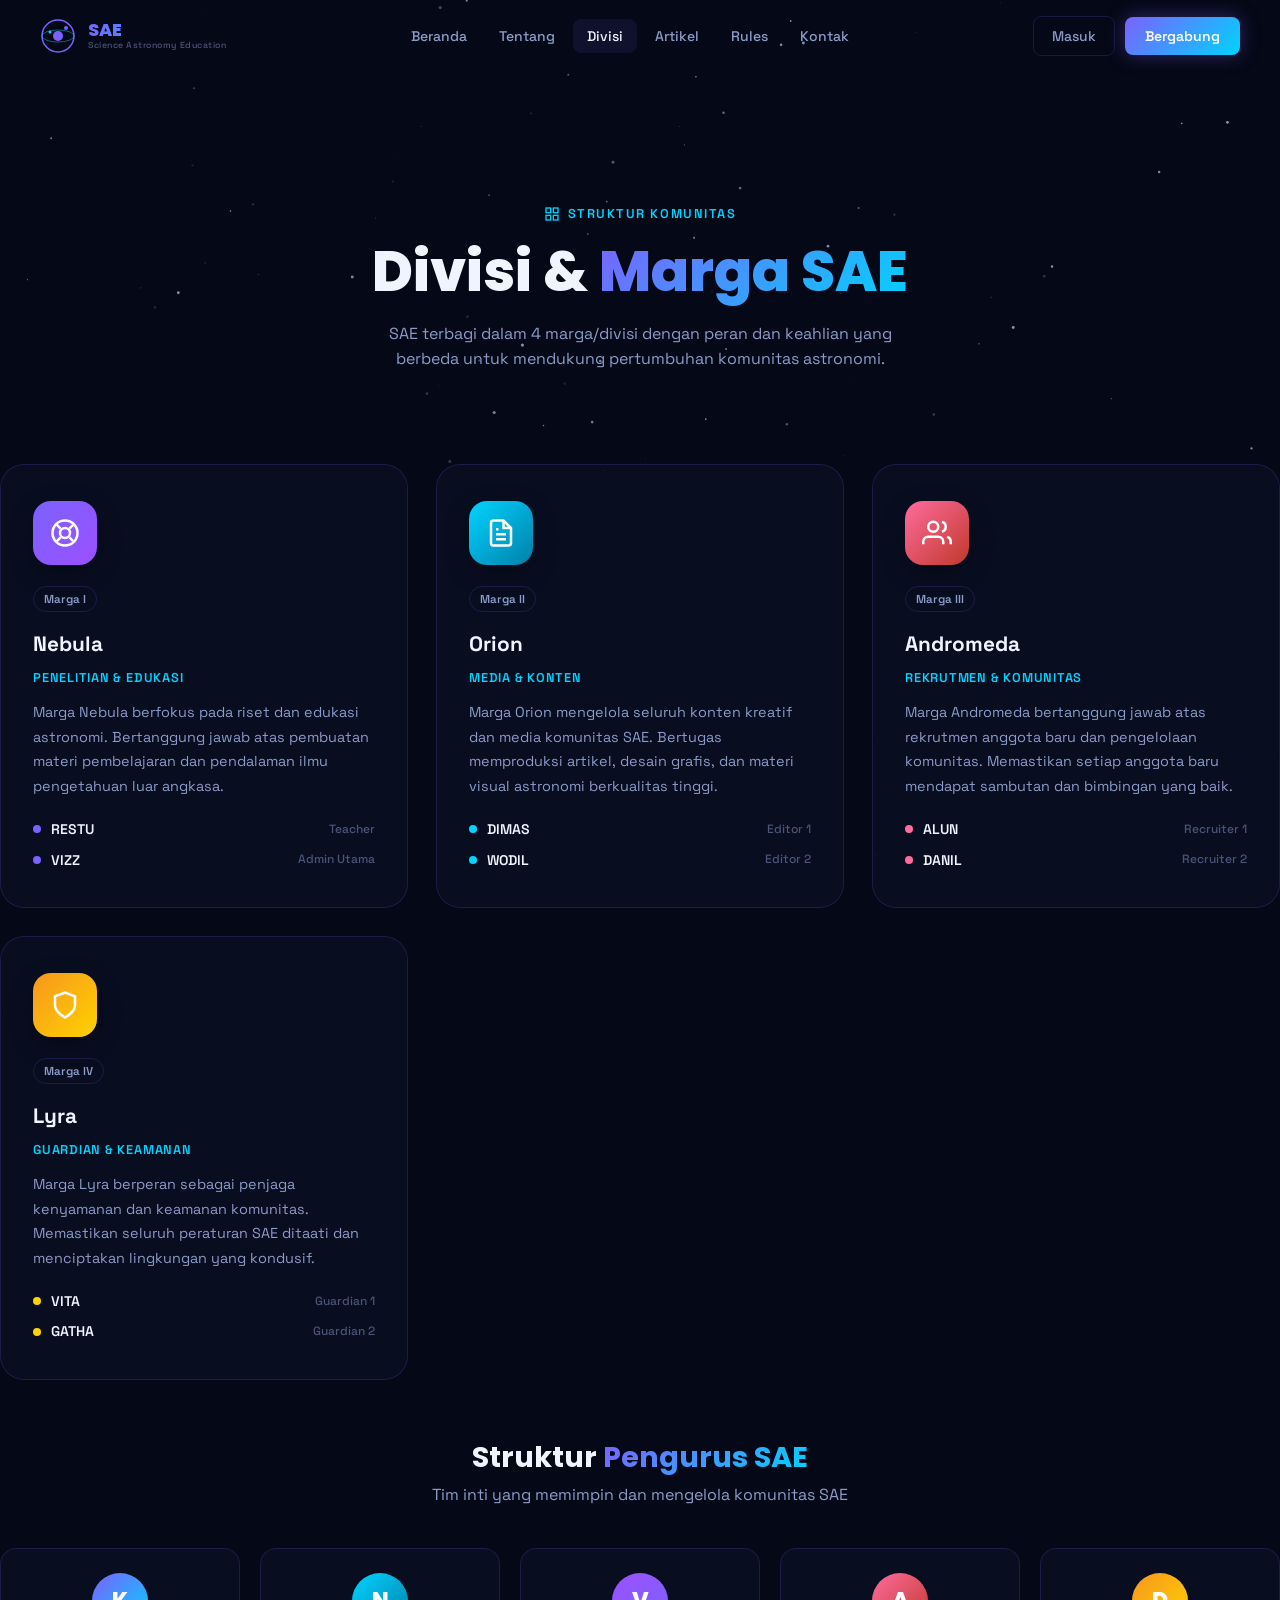
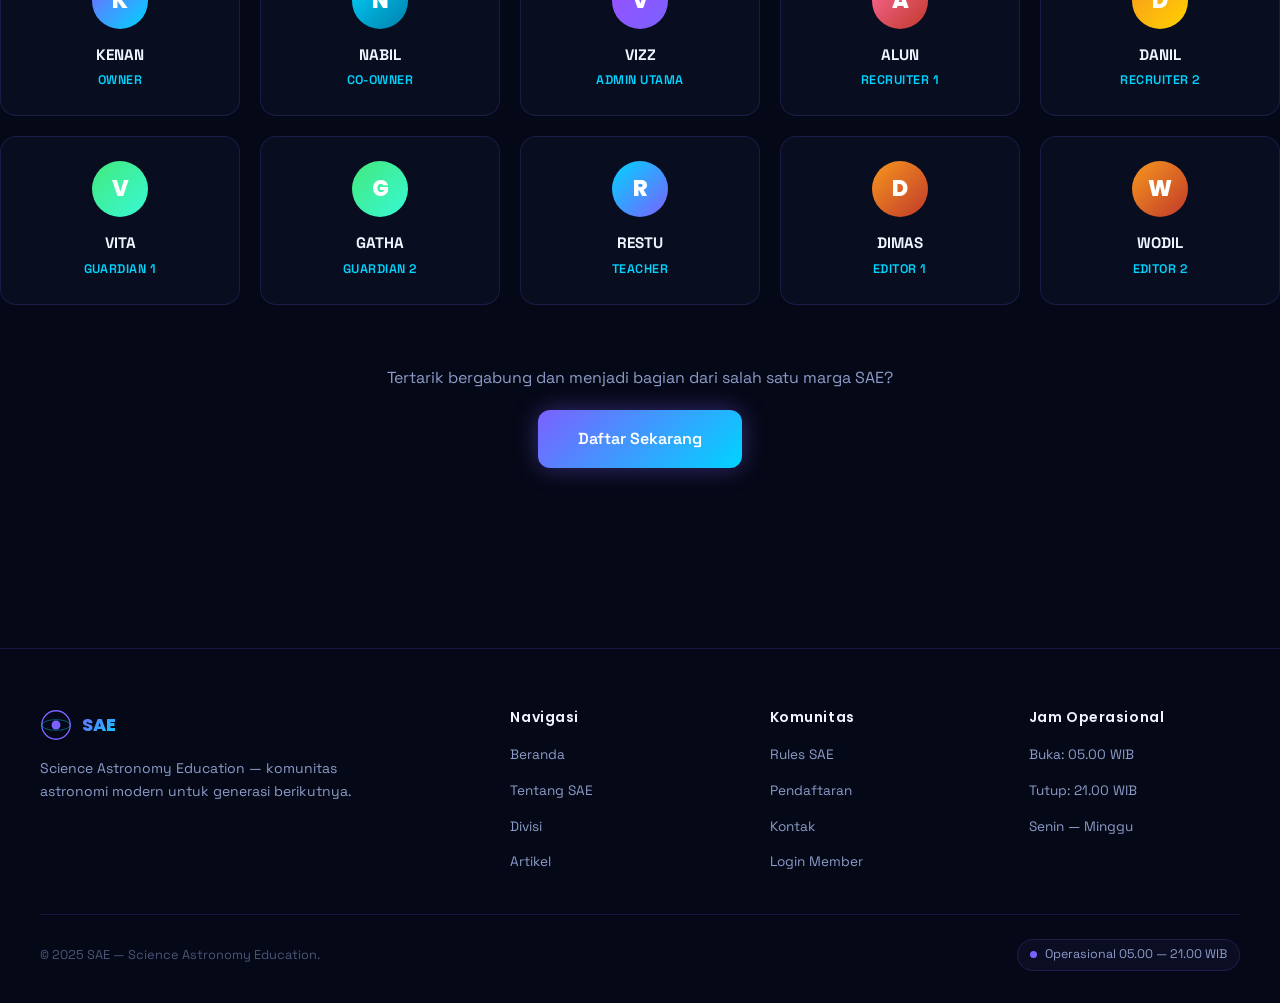
<file: marga.html>
<!DOCTYPE html>
<html lang="id">
<head>
  <meta charset="UTF-8"/>
  <meta name="viewport" content="width=device-width,initial-scale=1.0"/>
  <title>Divisi & Marga — SAE Science Astronomy Education</title>
  <link rel="stylesheet" href="global.css"/>
  <style>
    .page-hero{padding:calc(var(--nav-h) + 60px) 0 60px;text-align:center;position:relative}
    .page-hero-label{display:inline-flex;align-items:center;gap:8px;font-size:.8rem;font-weight:600;letter-spacing:.12em;text-transform:uppercase;color:var(--cyan);margin-bottom:16px}
    .page-hero-title{font-size:clamp(2rem,5vw,3.5rem);font-family:'Poppins',sans-serif;font-weight:800;line-height:1.15;margin-bottom:16px}
    .page-hero-desc{color:var(--text-secondary);max-width:560px;margin:0 auto 32px}
    .divisi-section{padding:0 0 80px}
    .divisi-grid{display:grid;grid-template-columns:repeat(auto-fit,minmax(300px,1fr));gap:28px;margin-bottom:60px}
    .divisi-card{background:var(--bg-glass);border:1px solid var(--border);border-radius:var(--radius-lg);padding:36px 32px;transition:var(--transition);backdrop-filter:blur(12px);position:relative;overflow:hidden}
    .divisi-card::before{content:'';position:absolute;top:0;left:0;right:0;height:3px;background:var(--grad-main);opacity:0}
    .divisi-card:hover{border-color:var(--border-hover);transform:translateY(-4px);box-shadow:0 16px 48px rgba(0,212,255,.1)}
    .divisi-card:hover::before{opacity:1}
    .divisi-icon{width:64px;height:64px;border-radius:18px;display:flex;align-items:center;justify-content:center;margin-bottom:20px;box-shadow:0 8px 24px rgba(0,0,0,.3)}
    .divisi-icon-1{background:linear-gradient(135deg,#7B61FF,#9b50ff)}
    .divisi-icon-2{background:linear-gradient(135deg,#00D4FF,#0080aa)}
    .divisi-icon-3{background:linear-gradient(135deg,#ff6b9d,#c0392b)}
    .divisi-icon-4{background:linear-gradient(135deg,#f7971e,#ffd200)}
    .divisi-name{font-size:1.3rem;font-weight:700;margin-bottom:6px}
    .divisi-subtitle{color:var(--cyan);font-size:.8rem;font-weight:600;letter-spacing:.06em;text-transform:uppercase;margin-bottom:12px}
    .divisi-desc{color:var(--text-secondary);font-size:.9rem;line-height:1.7;margin-bottom:20px}
    .divisi-members{display:flex;flex-direction:column;gap:8px}
    .member-item{display:flex;align-items:center;gap:10px;font-size:.875rem;color:var(--text-secondary)}
    .member-item .member-dot{width:8px;height:8px;border-radius:50%;flex-shrink:0}
    .member-item strong{color:var(--text-primary);font-weight:600}
    .member-role{margin-left:auto;font-size:.75rem;color:var(--text-muted);font-weight:500}
    .divisi-tag{display:inline-block;font-size:.72rem;font-weight:600;padding:3px 10px;border-radius:20px;border:1px solid var(--border);color:var(--text-secondary);margin-bottom:16px}
    .pengurus-section{margin-top:60px}
    .pengurus-section h2{text-align:center;font-size:1.8rem;font-weight:700;margin-bottom:8px}
    .pengurus-section .sub{text-align:center;color:var(--text-secondary);margin-bottom:40px}
    .pengurus-grid{display:grid;grid-template-columns:repeat(auto-fill,minmax(200px,1fr));gap:20px}
    .pengurus-card{background:var(--bg-glass);border:1px solid var(--border);border-radius:var(--radius);padding:24px 20px;text-align:center;transition:var(--transition);backdrop-filter:blur(12px)}
    .pengurus-card:hover{border-color:var(--border-hover);transform:translateY(-3px)}
    .pengurus-avatar{width:56px;height:56px;border-radius:50%;background:var(--grad-main);display:flex;align-items:center;justify-content:center;margin:0 auto 14px;font-size:1.4rem;font-weight:800;color:#fff;font-family:'Poppins',sans-serif}
    .pengurus-name{font-weight:700;font-size:.95rem;margin-bottom:4px}
    .pengurus-role{color:var(--cyan);font-size:.78rem;font-weight:600;letter-spacing:.04em;text-transform:uppercase}
  </style>
</head>
<body>
<canvas id="star-canvas"></canvas>
<nav class="navbar" id="navbar">
  <div class="nav-container">
    <a href="index.html" class="nav-logo">
      <svg class="nav-logo-icon" viewBox="0 0 36 36" fill="none">
        <circle cx="18" cy="18" r="16" stroke="url(#nl1)" stroke-width="1.5"/>
        <circle cx="18" cy="18" r="5" fill="url(#nl2)"/>
        <ellipse cx="18" cy="18" rx="16" ry="6" stroke="rgba(0,212,255,0.45)" stroke-width="1" fill="none"/>
        <circle cx="26" cy="10" r="2" fill="#7B61FF"/>
        <circle cx="10" cy="14" r="1.5" fill="#00D4FF"/>
        <defs>
          <linearGradient id="nl1" x1="2" y1="2" x2="34" y2="34"><stop offset="0%" stop-color="#7B61FF"/><stop offset="100%" stop-color="#00D4FF"/></linearGradient>
          <linearGradient id="nl2" x1="13" y1="13" x2="23" y2="23"><stop offset="0%" stop-color="#7B61FF"/><stop offset="100%" stop-color="#00D4FF"/></linearGradient>
        </defs>
      </svg>
      <div class="nav-logo-text">
        <span class="nav-logo-main">SAE</span>
        <span class="nav-logo-sub">Science Astronomy Education</span>
      </div>
    </a>
    <ul class="nav-links">
      <li><a href="index.html">Beranda</a></li>
      <li><a href="about.html">Tentang</a></li>
      <li><a href="marga.html" class="active">Divisi</a></li>
      <li><a href="artikel.html">Artikel</a></li>
      <li><a href="rules.html">Rules</a></li>
      <li><a href="contact.html">Kontak</a></li>
    </ul>
    <div class="nav-cta">
      <a href="login.html" class="btn-nav-login">Masuk</a>
      <a href="pendaftaran.html" class="btn-nav-primary">Bergabung</a>
    </div>
    <button class="hamburger" id="hamburger" aria-label="Menu"><span></span><span></span><span></span></button>
  </div>
</nav>
<div class="mobile-menu" id="mobile-menu">
  <a href="index.html">Beranda</a>
  <a href="about.html">Tentang SAE</a>
  <a href="marga.html" class="active">Divisi</a>
  <a href="artikel.html">Artikel</a>
  <a href="rules.html">Rules</a>
  <a href="contact.html">Kontak</a>
  <div class="mobile-menu-cta">
    <a href="login.html" class="btn btn-secondary btn-sm">Masuk</a>
    <a href="pendaftaran.html" class="btn btn-primary btn-sm">Bergabung</a>
  </div>
</div>

<div class="page-wrapper">
  <section class="page-hero">
    <div class="section-inner">
      <div class="page-hero-label reveal">
        <svg width="16" height="16" viewBox="0 0 24 24" fill="none" stroke="currentColor" stroke-width="2"><rect x="3" y="3" width="7" height="7"/><rect x="14" y="3" width="7" height="7"/><rect x="14" y="14" width="7" height="7"/><rect x="3" y="14" width="7" height="7"/></svg>
        Struktur Komunitas
      </div>
      <h1 class="page-hero-title reveal reveal-delay-1">Divisi & <span class="text-gradient">Marga SAE</span></h1>
      <p class="page-hero-desc reveal reveal-delay-2">SAE terbagi dalam 4 marga/divisi dengan peran dan keahlian yang berbeda untuk mendukung pertumbuhan komunitas astronomi.</p>
    </div>
  </section>

  <section class="divisi-section">
    <div class="section-inner">
      <div class="divisi-grid">
        <div class="divisi-card reveal">
          <div class="divisi-icon divisi-icon-1">
            <svg width="30" height="30" viewBox="0 0 24 24" fill="none" stroke="#fff" stroke-width="2"><circle cx="12" cy="12" r="10"/><circle cx="12" cy="12" r="4"/><line x1="4.93" y1="4.93" x2="8.46" y2="8.46"/><line x1="15.54" y1="15.54" x2="19.07" y2="19.07"/><line x1="4.93" y1="19.07" x2="8.46" y2="15.54"/><line x1="15.54" y1="8.46" x2="19.07" y2="4.93"/></svg>
          </div>
          <div class="divisi-tag">Marga I</div>
          <div class="divisi-name">Nebula</div>
          <div class="divisi-subtitle">Penelitian & Edukasi</div>
          <p class="divisi-desc">Marga Nebula berfokus pada riset dan edukasi astronomi. Bertanggung jawab atas pembuatan materi pembelajaran dan pendalaman ilmu pengetahuan luar angkasa.</p>
          <div class="divisi-members">
            <div class="member-item">
              <span class="member-dot" style="background:var(--purple)"></span>
              <span><strong>RESTU</strong></span>
              <span class="member-role">Teacher</span>
            </div>
            <div class="member-item">
              <span class="member-dot" style="background:var(--purple)"></span>
              <span><strong>VIZZ</strong></span>
              <span class="member-role">Admin Utama</span>
            </div>
          </div>
        </div>

        <div class="divisi-card reveal reveal-delay-1">
          <div class="divisi-icon divisi-icon-2">
            <svg width="30" height="30" viewBox="0 0 24 24" fill="none" stroke="#fff" stroke-width="2"><path d="M14 2H6a2 2 0 0 0-2 2v16a2 2 0 0 0 2 2h12a2 2 0 0 0 2-2V8z"/><polyline points="14 2 14 8 20 8"/><line x1="16" y1="13" x2="8" y2="13"/><line x1="16" y1="17" x2="8" y2="17"/><polyline points="10 9 9 9 8 9"/></svg>
          </div>
          <div class="divisi-tag">Marga II</div>
          <div class="divisi-name">Orion</div>
          <div class="divisi-subtitle">Media & Konten</div>
          <p class="divisi-desc">Marga Orion mengelola seluruh konten kreatif dan media komunitas SAE. Bertugas memproduksi artikel, desain grafis, dan materi visual astronomi berkualitas tinggi.</p>
          <div class="divisi-members">
            <div class="member-item">
              <span class="member-dot" style="background:var(--cyan)"></span>
              <span><strong>DIMAS</strong></span>
              <span class="member-role">Editor 1</span>
            </div>
            <div class="member-item">
              <span class="member-dot" style="background:var(--cyan)"></span>
              <span><strong>WODIL</strong></span>
              <span class="member-role">Editor 2</span>
            </div>
          </div>
        </div>

        <div class="divisi-card reveal reveal-delay-2">
          <div class="divisi-icon divisi-icon-3">
            <svg width="30" height="30" viewBox="0 0 24 24" fill="none" stroke="#fff" stroke-width="2"><path d="M17 21v-2a4 4 0 0 0-4-4H5a4 4 0 0 0-4 4v2"/><circle cx="9" cy="7" r="4"/><path d="M23 21v-2a4 4 0 0 0-3-3.87"/><path d="M16 3.13a4 4 0 0 1 0 7.75"/></svg>
          </div>
          <div class="divisi-tag">Marga III</div>
          <div class="divisi-name">Andromeda</div>
          <div class="divisi-subtitle">Rekrutmen & Komunitas</div>
          <p class="divisi-desc">Marga Andromeda bertanggung jawab atas rekrutmen anggota baru dan pengelolaan komunitas. Memastikan setiap anggota baru mendapat sambutan dan bimbingan yang baik.</p>
          <div class="divisi-members">
            <div class="member-item">
              <span class="member-dot" style="background:#ff6b9d"></span>
              <span><strong>ALUN</strong></span>
              <span class="member-role">Recruiter 1</span>
            </div>
            <div class="member-item">
              <span class="member-dot" style="background:#ff6b9d"></span>
              <span><strong>DANIL</strong></span>
              <span class="member-role">Recruiter 2</span>
            </div>
          </div>
        </div>

        <div class="divisi-card reveal reveal-delay-3">
          <div class="divisi-icon divisi-icon-4">
            <svg width="30" height="30" viewBox="0 0 24 24" fill="none" stroke="#fff" stroke-width="2"><path d="M12 22s8-4 8-10V5l-8-3-8 3v7c0 6 8 10 8 10z"/></svg>
          </div>
          <div class="divisi-tag">Marga IV</div>
          <div class="divisi-name">Lyra</div>
          <div class="divisi-subtitle">Guardian & Keamanan</div>
          <p class="divisi-desc">Marga Lyra berperan sebagai penjaga kenyamanan dan keamanan komunitas. Memastikan seluruh peraturan SAE ditaati dan menciptakan lingkungan yang kondusif.</p>
          <div class="divisi-members">
            <div class="member-item">
              <span class="member-dot" style="background:#ffd200"></span>
              <span><strong>VITA</strong></span>
              <span class="member-role">Guardian 1</span>
            </div>
            <div class="member-item">
              <span class="member-dot" style="background:#ffd200"></span>
              <span><strong>GATHA</strong></span>
              <span class="member-role">Guardian 2</span>
            </div>
          </div>
        </div>
      </div>

      <div class="pengurus-section">
        <h2 class="reveal">Struktur <span class="text-gradient">Pengurus SAE</span></h2>
        <p class="sub reveal reveal-delay-1">Tim inti yang memimpin dan mengelola komunitas SAE</p>
        <div class="pengurus-grid">
          <div class="pengurus-card reveal">
            <div class="pengurus-avatar">K</div>
            <div class="pengurus-name">KENAN</div>
            <div class="pengurus-role">Owner</div>
          </div>
          <div class="pengurus-card reveal reveal-delay-1">
            <div class="pengurus-avatar" style="background:linear-gradient(135deg,#00D4FF,#0080aa)">N</div>
            <div class="pengurus-name">NABIL</div>
            <div class="pengurus-role">Co-Owner</div>
          </div>
          <div class="pengurus-card reveal reveal-delay-2">
            <div class="pengurus-avatar" style="background:linear-gradient(135deg,#9b50ff,#7B61FF)">V</div>
            <div class="pengurus-name">VIZZ</div>
            <div class="pengurus-role">Admin Utama</div>
          </div>
          <div class="pengurus-card reveal reveal-delay-3">
            <div class="pengurus-avatar" style="background:linear-gradient(135deg,#ff6b9d,#c0392b)">A</div>
            <div class="pengurus-name">ALUN</div>
            <div class="pengurus-role">Recruiter 1</div>
          </div>
          <div class="pengurus-card reveal">
            <div class="pengurus-avatar" style="background:linear-gradient(135deg,#f7971e,#ffd200)">D</div>
            <div class="pengurus-name">DANIL</div>
            <div class="pengurus-role">Recruiter 2</div>
          </div>
          <div class="pengurus-card reveal reveal-delay-1">
            <div class="pengurus-avatar" style="background:linear-gradient(135deg,#43e97b,#38f9d7)">V</div>
            <div class="pengurus-name">VITA</div>
            <div class="pengurus-role">Guardian 1</div>
          </div>
          <div class="pengurus-card reveal reveal-delay-2">
            <div class="pengurus-avatar" style="background:linear-gradient(135deg,#43e97b,#38f9d7)">G</div>
            <div class="pengurus-name">GATHA</div>
            <div class="pengurus-role">Guardian 2</div>
          </div>
          <div class="pengurus-card reveal reveal-delay-3">
            <div class="pengurus-avatar" style="background:linear-gradient(135deg,#00D4FF,#7B61FF)">R</div>
            <div class="pengurus-name">RESTU</div>
            <div class="pengurus-role">Teacher</div>
          </div>
          <div class="pengurus-card reveal">
            <div class="pengurus-avatar" style="background:linear-gradient(135deg,#f7971e,#c0392b)">D</div>
            <div class="pengurus-name">DIMAS</div>
            <div class="pengurus-role">Editor 1</div>
          </div>
          <div class="pengurus-card reveal reveal-delay-1">
            <div class="pengurus-avatar" style="background:linear-gradient(135deg,#f7971e,#c0392b)">W</div>
            <div class="pengurus-name">WODIL</div>
            <div class="pengurus-role">Editor 2</div>
          </div>
        </div>
      </div>

      <div style="text-align:center;margin-top:60px" class="reveal">
        <p style="color:var(--text-secondary);margin-bottom:20px">Tertarik bergabung dan menjadi bagian dari salah satu marga SAE?</p>
        <a href="pendaftaran.html" class="btn btn-primary btn-lg">Daftar Sekarang</a>
      </div>
    </div>
  </section>
</div>

<footer>
  <div class="footer-inner">
    <div class="footer-brand">
      <div class="footer-logo">
        <svg width="32" height="32" viewBox="0 0 36 36" fill="none">
          <circle cx="18" cy="18" r="16" stroke="url(#fl1)" stroke-width="1.5"/>
          <circle cx="18" cy="18" r="5" fill="url(#fl2)"/>
          <ellipse cx="18" cy="18" rx="16" ry="6" stroke="rgba(0,212,255,0.45)" stroke-width="1" fill="none"/>
          <defs>
            <linearGradient id="fl1" x1="2" y1="2" x2="34" y2="34"><stop offset="0%" stop-color="#7B61FF"/><stop offset="100%" stop-color="#00D4FF"/></linearGradient>
            <linearGradient id="fl2" x1="13" y1="13" x2="23" y2="23"><stop offset="0%" stop-color="#7B61FF"/><stop offset="100%" stop-color="#00D4FF"/></linearGradient>
          </defs>
        </svg>
        <span class="footer-logo-main">SAE</span>
      </div>
      <p class="footer-desc">Science Astronomy Education — komunitas astronomi modern untuk generasi berikutnya.</p>
    </div>
    <div class="footer-col">
      <h4>Navigasi</h4>
      <ul><li><a href="index.html">Beranda</a></li><li><a href="about.html">Tentang SAE</a></li><li><a href="marga.html">Divisi</a></li><li><a href="artikel.html">Artikel</a></li></ul>
    </div>
    <div class="footer-col">
      <h4>Komunitas</h4>
      <ul><li><a href="rules.html">Rules SAE</a></li><li><a href="pendaftaran.html">Pendaftaran</a></li><li><a href="contact.html">Kontak</a></li><li><a href="login.html">Login Member</a></li></ul>
    </div>
    <div class="footer-col">
      <h4>Jam Operasional</h4>
      <ul><li><a href="#">Buka: 05.00 WIB</a></li><li><a href="#">Tutup: 21.00 WIB</a></li><li><a href="#">Senin — Minggu</a></li></ul>
    </div>
  </div>
  <div class="footer-bottom">
    <p>&copy; 2025 SAE — Science Astronomy Education.</p>
    <div class="footer-op-badge"><span class="dot" style="background:var(--purple)"></span>Operasional 05.00 — 21.00 WIB</div>
  </div>
</footer>

<script src="global.js"></script>
</body>
</html>
</file>
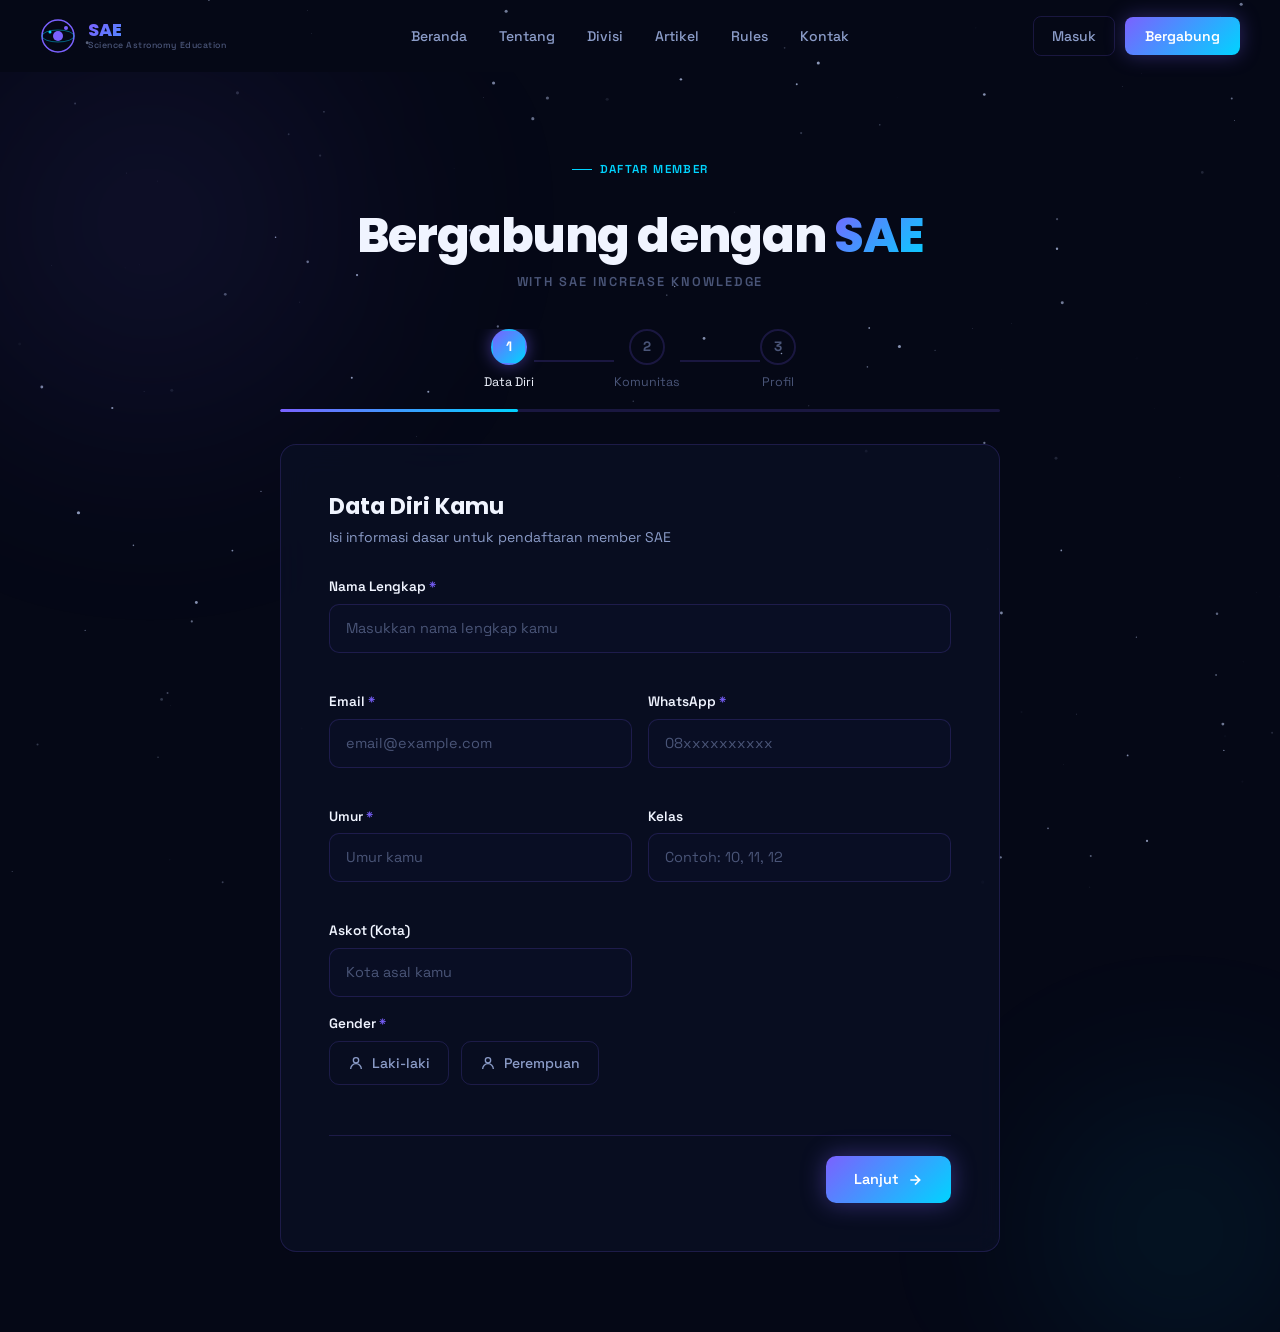
<file: pendaftaran.html>
<!DOCTYPE html>
<html lang="id">
<head>
  <meta charset="UTF-8"/>
  <meta name="viewport" content="width=device-width,initial-scale=1.0"/>
  <title>Pendaftaran — SAE Science Astronomy Education</title>
  <link rel="stylesheet" href="global.css"/>
  <link rel="stylesheet" href="pendaftaran.css"/>
</head>
<body>
<canvas id="star-canvas"></canvas>
<nav class="navbar" id="navbar">
  <div class="nav-container">
    <a href="index.html" class="nav-logo">
      <svg class="nav-logo-icon" viewBox="0 0 36 36" fill="none">
        <circle cx="18" cy="18" r="16" stroke="url(#nl1)" stroke-width="1.5"/>
        <circle cx="18" cy="18" r="5" fill="url(#nl2)"/>
        <ellipse cx="18" cy="18" rx="16" ry="6" stroke="rgba(0,212,255,0.45)" stroke-width="1" fill="none"/>
        <circle cx="26" cy="10" r="2" fill="#7B61FF"/>
        <circle cx="10" cy="14" r="1.5" fill="#00D4FF"/>
        <defs>
          <linearGradient id="nl1" x1="2" y1="2" x2="34" y2="34"><stop offset="0%" stop-color="#7B61FF"/><stop offset="100%" stop-color="#00D4FF"/></linearGradient>
          <linearGradient id="nl2" x1="13" y1="13" x2="23" y2="23"><stop offset="0%" stop-color="#7B61FF"/><stop offset="100%" stop-color="#00D4FF"/></linearGradient>
        </defs>
      </svg>
      <div class="nav-logo-text">
        <span class="nav-logo-main">SAE</span>
        <span class="nav-logo-sub">Science Astronomy Education</span>
      </div>
    </a>
    <ul class="nav-links">
      <li><a href="index.html">Beranda</a></li><li><a href="about.html">Tentang</a></li>
      <li><a href="marga.html">Divisi</a></li><li><a href="artikel.html">Artikel</a></li>
      <li><a href="rules.html">Rules</a></li><li><a href="contact.html">Kontak</a></li>
    </ul>
    <div class="nav-cta">
      <a href="login.html" class="btn-nav-login">Masuk</a>
      <a href="pendaftaran.html" class="btn-nav-primary">Bergabung</a>
    </div>
    <button class="hamburger" id="hamburger" aria-label="Menu"><span></span><span></span><span></span></button>
  </div>
</nav>
<div class="mobile-menu" id="mobile-menu">
  <a href="index.html">Beranda</a><a href="about.html">Tentang SAE</a>
  <a href="marga.html">Divisi</a><a href="artikel.html">Artikel</a>
  <a href="rules.html">Rules</a><a href="contact.html">Kontak</a>
  <div class="mobile-menu-cta">
    <a href="login.html" class="btn btn-secondary btn-sm">Masuk</a>
    <a href="pendaftaran.html" class="btn btn-primary btn-sm">Bergabung</a>
  </div>
</div>

<div class="page-wrapper">
  <section class="reg-section">
    <div class="reg-orb-1"></div>
    <div class="reg-orb-2"></div>

    <div class="reg-container">
      <!-- Header -->
      <div class="reg-header reveal">
        <span class="section-label">Daftar Member</span>
        <h1 class="reg-title">Bergabung dengan <span class="text-gradient">SAE</span></h1>
        <p class="reg-subtitle">WITH SAE INCREASE KNOWLEDGE</p>
      </div>

      <!-- Progress -->
      <div class="reg-progress reveal">
        <div class="progress-steps">
          <div class="progress-step active" data-step="1">
            <div class="step-circle">1</div>
            <span>Data Diri</span>
          </div>
          <div class="progress-line"></div>
          <div class="progress-step" data-step="2">
            <div class="step-circle">2</div>
            <span>Komunitas</span>
          </div>
          <div class="progress-line"></div>
          <div class="progress-step" data-step="3">
            <div class="step-circle">3</div>
            <span>Profil</span>
          </div>
        </div>
        <div class="progress-bar-wrap">
          <div class="progress-bar-fill" id="progressFill" style="width:33%"></div>
        </div>
      </div>

      <!-- Form -->
      <div class="reg-form-wrap glass-card reveal reveal-delay-1">

        <!-- STEP 1 -->
        <div class="form-step active" id="step1">
          <h2 class="step-title">Data Diri Kamu</h2>
          <p class="step-desc">Isi informasi dasar untuk pendaftaran member SAE</p>
          <div class="form-grid">
            <div class="form-group full">
              <label class="form-label">Nama Lengkap <span class="req">*</span></label>
              <input type="text" class="form-input" id="nama" placeholder="Masukkan nama lengkap kamu" autocomplete="name"/>
              <span class="form-error" id="errNama"></span>
            </div>
            <div class="form-group">
              <label class="form-label">Email <span class="req">*</span></label>
              <input type="email" class="form-input" id="email" placeholder="email@example.com" autocomplete="email"/>
              <span class="form-error" id="errEmail"></span>
            </div>
            <div class="form-group">
              <label class="form-label">WhatsApp <span class="req">*</span></label>
              <input type="tel" class="form-input" id="wa" placeholder="08xxxxxxxxxx" autocomplete="tel"/>
              <span class="form-error" id="errWa"></span>
            </div>
            <div class="form-group">
              <label class="form-label">Umur <span class="req">*</span></label>
              <input type="number" class="form-input" id="umur" placeholder="Umur kamu" min="10" max="99"/>
              <span class="form-error" id="errUmur"></span>
            </div>
            <div class="form-group">
              <label class="form-label">Kelas</label>
              <input type="text" class="form-input" id="kelas" placeholder="Contoh: 10, 11, 12"/>
            </div>
            <div class="form-group">
              <label class="form-label">Askot (Kota)</label>
              <input type="text" class="form-input" id="askot" placeholder="Kota asal kamu"/>
            </div>
            <div class="form-group full">
              <label class="form-label">Gender <span class="req">*</span></label>
              <div class="radio-group">
                <label class="radio-option">
                  <input type="radio" name="gender" value="Laki-laki"/>
                  <span class="radio-box">
                    <svg width="16" height="16" viewBox="0 0 24 24" fill="none" stroke="currentColor" stroke-width="2"><circle cx="12" cy="8" r="4"/><path d="M20 21a8 8 0 1 0-16 0"/></svg>
                    Laki-laki
                  </span>
                </label>
                <label class="radio-option">
                  <input type="radio" name="gender" value="Perempuan"/>
                  <span class="radio-box">
                    <svg width="16" height="16" viewBox="0 0 24 24" fill="none" stroke="currentColor" stroke-width="2"><circle cx="12" cy="8" r="4"/><path d="M20 21a8 8 0 1 0-16 0"/></svg>
                    Perempuan
                  </span>
                </label>
              </div>
              <span class="form-error" id="errGender"></span>
            </div>
          </div>
          <div class="step-nav">
            <div></div>
            <button class="btn btn-primary" onclick="nextStep(2)">
              Lanjut
              <svg width="16" height="16" viewBox="0 0 24 24" fill="none" stroke="currentColor" stroke-width="2.5"><path d="M5 12h14M12 5l7 7-7 7"/></svg>
            </button>
          </div>
        </div>

        <!-- STEP 2 -->
        <div class="form-step" id="step2">
          <h2 class="step-title">Info Komunitas</h2>
          <p class="step-desc">Ceritakan minat dan pilihan divisimu di SAE</p>
          <div class="form-grid">
            <div class="form-group full">
              <label class="form-label">Planet Favorit <span class="req">*</span></label>
              <div class="planet-selector" id="planetSelector">
                <div class="planet-opt" data-val="Merkurius">Merkurius</div>
                <div class="planet-opt" data-val="Venus">Venus</div>
                <div class="planet-opt" data-val="Bumi">Bumi</div>
                <div class="planet-opt" data-val="Mars">Mars</div>
                <div class="planet-opt" data-val="Jupiter">Jupiter</div>
                <div class="planet-opt" data-val="Saturnus">Saturnus</div>
                <div class="planet-opt" data-val="Uranus">Uranus</div>
                <div class="planet-opt" data-val="Neptunus">Neptunus</div>
              </div>
              <input type="hidden" id="planet"/>
              <span class="form-error" id="errPlanet"></span>
            </div>
            <div class="form-group full">
              <label class="form-label">Minat Astronomi <span class="req">*</span></label>
              <div class="multi-select" id="minatSelector">
                <div class="minat-opt" data-val="Planet & Tata Surya">Planet & Tata Surya</div>
                <div class="minat-opt" data-val="Galaksi & Nebula">Galaksi & Nebula</div>
                <div class="minat-opt" data-val="Black Hole">Black Hole</div>
                <div class="minat-opt" data-val="Teknologi Luar Angkasa">Teknologi Luar Angkasa</div>
                <div class="minat-opt" data-val="Astronomi Dasar">Astronomi Dasar</div>
                <div class="minat-opt" data-val="Observasi Bintang">Observasi Bintang</div>
              </div>
              <input type="hidden" id="minat"/>
              <span class="form-error" id="errMinat"></span>
            </div>
            <div class="form-group full">
              <label class="form-label">Pilihan Divisi/Marga <span class="req">*</span></label>
              <select class="form-input form-select" id="divisi">
                <option value="">-- Pilih Divisi --</option>
                <option value="Nebula">Nebula Division — Eksplorasi & Penelitian</option>
                <option value="Aurora">Aurora Division — Edukasi & Pengajaran</option>
                <option value="Cosmos">Cosmos Division — Konten & Media</option>
                <option value="Stellar">Stellar Division — Komunitas & Rekrutmen</option>
              </select>
              <span class="form-error" id="errDivisi"></span>
            </div>
            <div class="form-group full">
              <label class="form-label">Alasan Bergabung <span class="req">*</span></label>
              <textarea class="form-input form-textarea" id="alasan" placeholder="Ceritakan kenapa kamu ingin bergabung dengan SAE..." rows="4"></textarea>
              <span class="form-error" id="errAlasan"></span>
            </div>
          </div>
          <div class="step-nav">
            <button class="btn btn-secondary" onclick="prevStep(1)">
              <svg width="16" height="16" viewBox="0 0 24 24" fill="none" stroke="currentColor" stroke-width="2.5"><path d="M19 12H5M12 19l-7-7 7-7"/></svg>
              Kembali
            </button>
            <button class="btn btn-primary" onclick="nextStep(3)">
              Lanjut
              <svg width="16" height="16" viewBox="0 0 24 24" fill="none" stroke="currentColor" stroke-width="2.5"><path d="M5 12h14M12 5l7 7-7 7"/></svg>
            </button>
          </div>
        </div>

        <!-- STEP 3 -->
        <div class="form-step" id="step3">
          <h2 class="step-title">Foto Profil</h2>
          <p class="step-desc">Upload foto profil untuk kartu member SAE kamu</p>
          <div class="upload-zone" id="uploadZone" onclick="document.getElementById('fotoInput').click()">
            <input type="file" id="fotoInput" accept="image/*" style="display:none" onchange="handlePhoto(event)"/>
            <div class="upload-preview" id="uploadPreview">
              <div class="upload-icon">
                <svg width="40" height="40" viewBox="0 0 24 24" fill="none" stroke="var(--purple)" stroke-width="1.5"><path d="M21 15v4a2 2 0 0 1-2 2H5a2 2 0 0 1-2-2v-4"/><polyline points="17 8 12 3 7 8"/><line x1="12" y1="3" x2="12" y2="15"/></svg>
              </div>
              <p class="upload-label">Klik untuk upload foto</p>
              <p class="upload-hint">PNG, JPG, WEBP — maks 5MB</p>
            </div>
          </div>

          <!-- Summary -->
          <div class="reg-summary glass-card" id="regSummary" style="display:none">
            <h4>Ringkasan Pendaftaran</h4>
            <div class="summary-grid" id="summaryContent"></div>
          </div>

          <div class="reg-terms">
            <label class="checkbox-option">
              <input type="checkbox" id="agree"/>
              <span class="checkbox-box">
                <svg width="12" height="12" viewBox="0 0 24 24" fill="none" stroke="currentColor" stroke-width="3"><polyline points="20 6 9 17 4 12"/></svg>
              </span>
              <span>Saya menyetujui <a href="rules.html" style="color:var(--cyan)">rules SAE</a> dan bersedia mematuhinya</span>
            </label>
            <span class="form-error" id="errAgree"></span>
          </div>

          <div class="step-nav">
            <button class="btn btn-secondary" onclick="prevStep(2)">
              <svg width="16" height="16" viewBox="0 0 24 24" fill="none" stroke="currentColor" stroke-width="2.5"><path d="M19 12H5M12 19l-7-7 7-7"/></svg>
              Kembali
            </button>
            <button class="btn btn-primary" id="submitBtn" onclick="submitForm()">
              <svg width="16" height="16" viewBox="0 0 24 24" fill="none" stroke="currentColor" stroke-width="2.5"><polyline points="20 6 9 17 4 12"/></svg>
              Daftar Sekarang
            </button>
          </div>
        </div>

      </div><!-- end form-wrap -->
    </div>
  </section>
</div>

<script src="global.js"></script>
<script src="pendaftaran.js"></script>
</body>
</html>
</file>
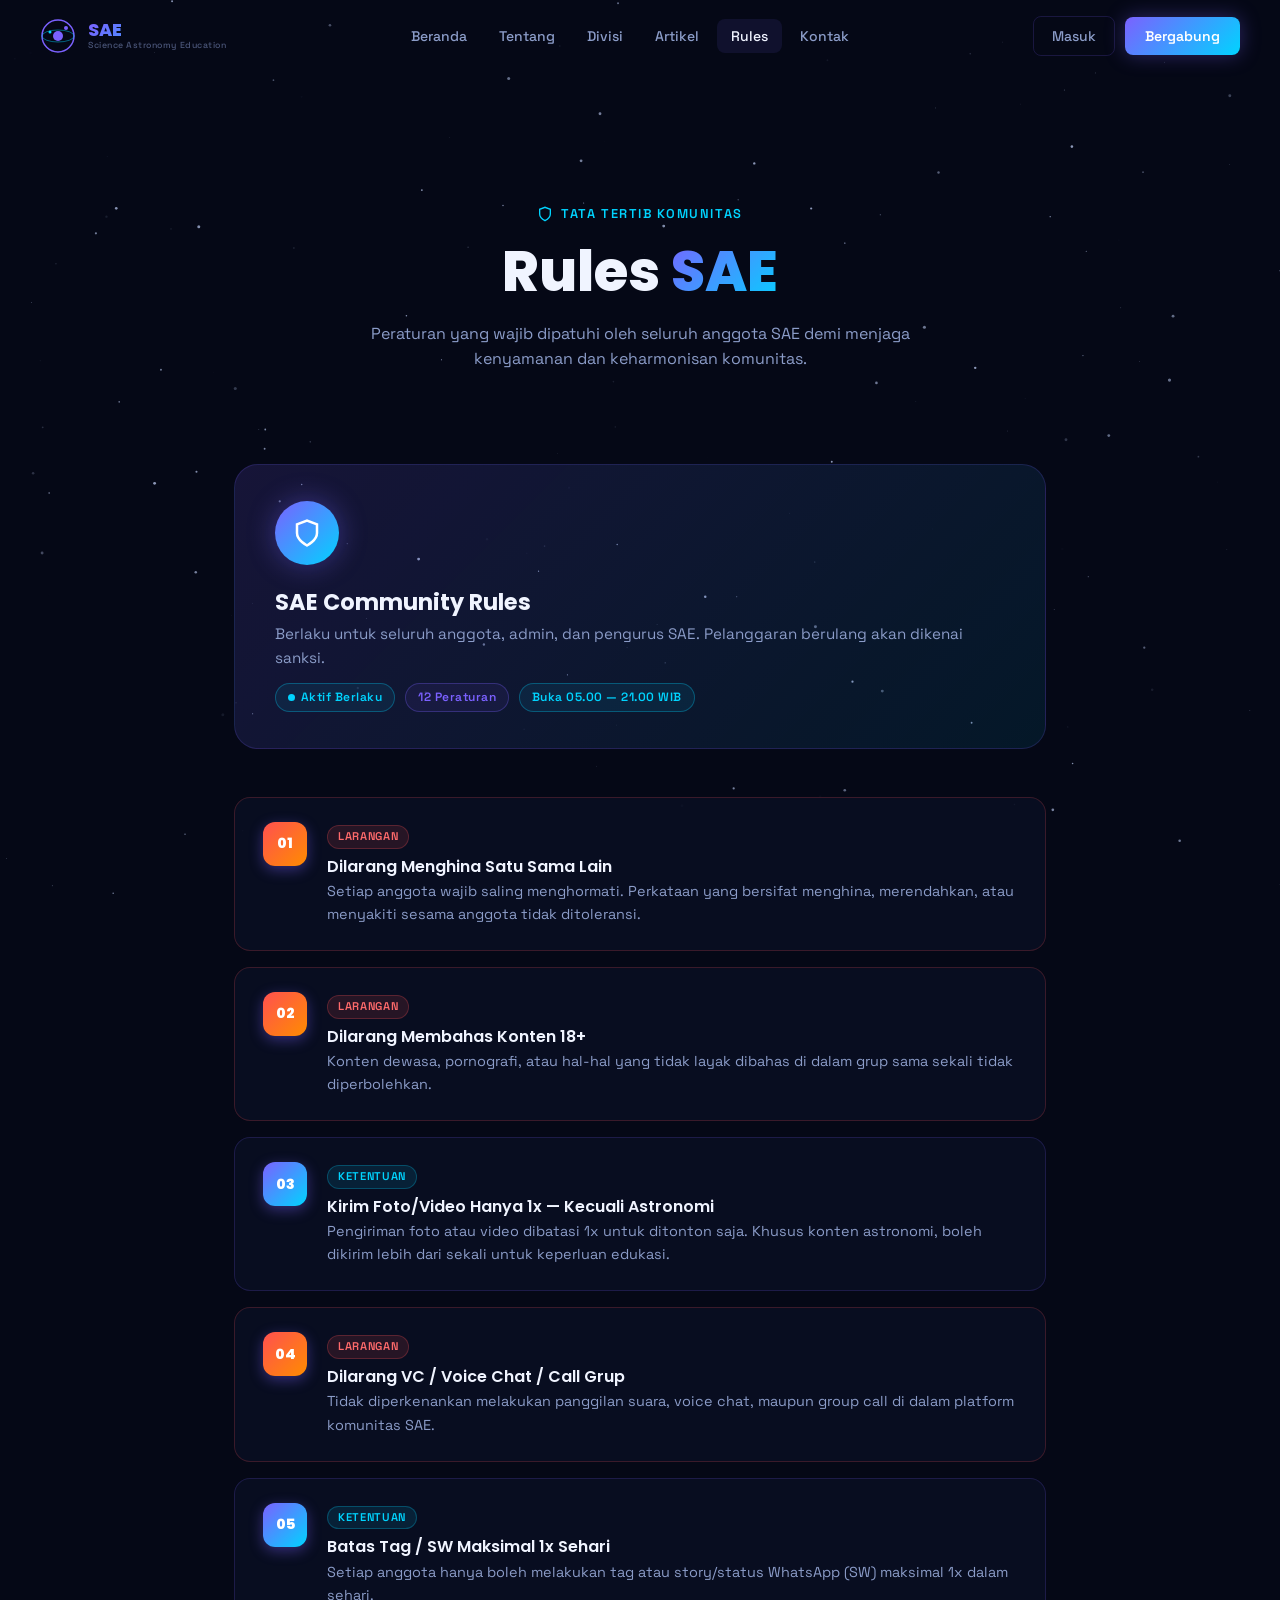
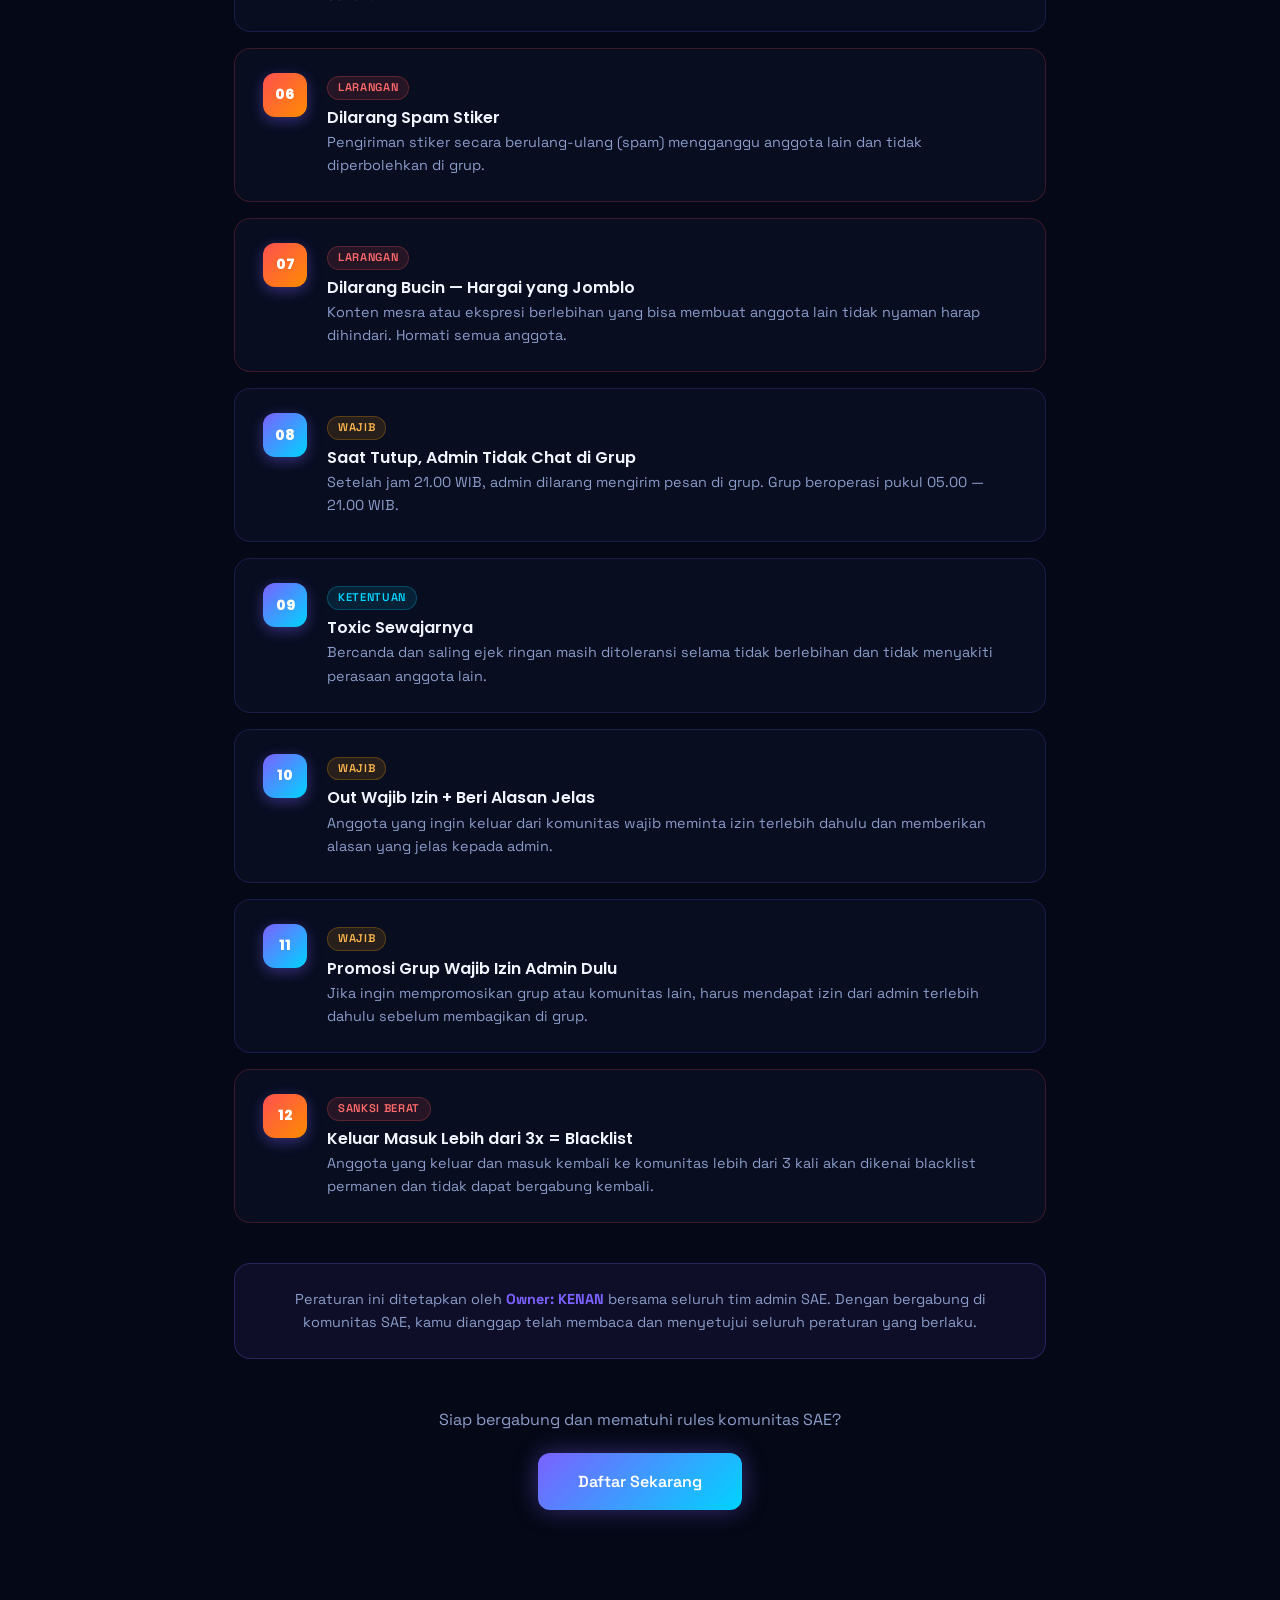
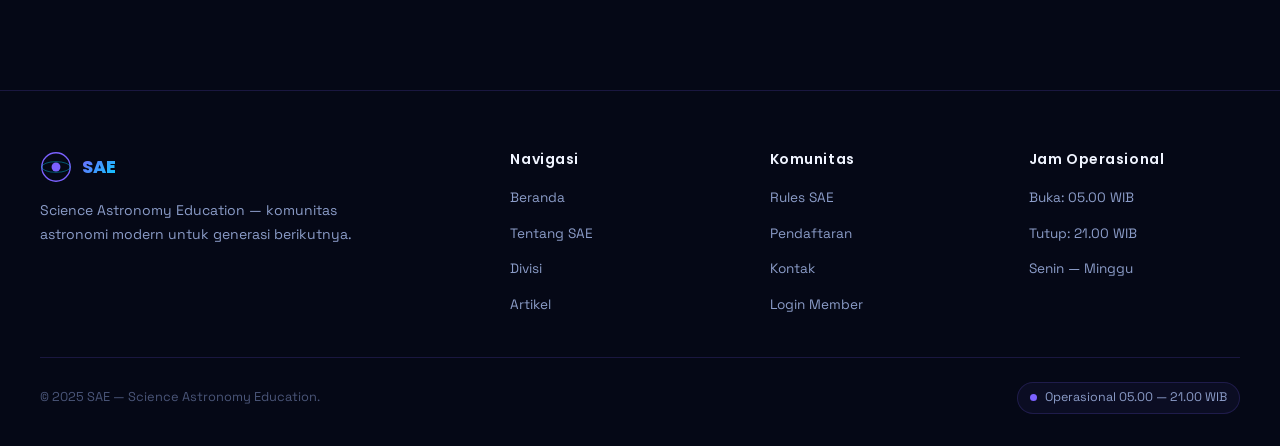
<file: rules.html>
<!DOCTYPE html>
<html lang="id">
<head>
  <meta charset="UTF-8"/>
  <meta name="viewport" content="width=device-width,initial-scale=1.0"/>
  <title>Rules — SAE Science Astronomy Education</title>
  <link rel="stylesheet" href="global.css"/>
  <style>
    .page-hero{padding:calc(var(--nav-h) + 60px) 0 60px;text-align:center;position:relative}
    .page-hero-label{display:inline-flex;align-items:center;gap:8px;font-size:.8rem;font-weight:600;letter-spacing:.12em;text-transform:uppercase;color:var(--cyan);margin-bottom:16px}
    .page-hero-title{font-size:clamp(2rem,5vw,3.5rem);font-family:'Poppins',sans-serif;font-weight:800;line-height:1.15;margin-bottom:16px}
    .page-hero-desc{color:var(--text-secondary);max-width:560px;margin:0 auto 32px}
    .rules-section{padding:0 0 80px}
    .rules-container{max-width:860px;margin:0 auto;padding:0 24px}
    .rules-header-card{background:linear-gradient(135deg,rgba(123,97,255,.15),rgba(0,212,255,.08));border:1px solid var(--border);border-radius:var(--radius-lg);padding:36px 40px;margin-bottom:48px;display:flex;align-items:center;gap:24px;flex-wrap:wrap}
    .rules-shield{width:64px;height:64px;background:var(--grad-main);border-radius:50%;display:flex;align-items:center;justify-content:center;flex-shrink:0;box-shadow:0 0 28px var(--purple-glow)}
    .rules-header-info h2{font-size:1.4rem;font-weight:700;margin-bottom:6px}
    .rules-header-info p{color:var(--text-secondary);font-size:.95rem}
    .rules-badges{display:flex;gap:10px;margin-top:12px;flex-wrap:wrap}
    .badge{display:inline-flex;align-items:center;gap:6px;font-size:.75rem;font-weight:600;padding:4px 12px;border-radius:20px;border:1px solid;letter-spacing:.04em}
    .badge-active{color:var(--cyan);border-color:rgba(0,212,255,.3);background:rgba(0,212,255,.08)}
    .badge-count{color:var(--purple);border-color:rgba(123,97,255,.3);background:rgba(123,97,255,.08)}
    .rules-grid{display:flex;flex-direction:column;gap:16px}
    .rule-card{background:var(--bg-glass);border:1px solid var(--border);border-radius:var(--radius);padding:24px 28px;display:flex;align-items:flex-start;gap:20px;transition:var(--transition);backdrop-filter:blur(12px)}
    .rule-card:hover{border-color:var(--border-hover);transform:translateY(-2px);box-shadow:0 8px 32px rgba(0,212,255,.08)}
    .rule-card.danger{border-color:rgba(255,80,80,.2)}
    .rule-card.danger:hover{border-color:rgba(255,80,80,.4)}
    .rule-num-badge{min-width:44px;height:44px;border-radius:12px;background:var(--grad-main);display:flex;align-items:center;justify-content:center;font-weight:800;font-size:.9rem;font-family:'Poppins',sans-serif;color:#fff;flex-shrink:0;box-shadow:0 4px 14px var(--purple-glow)}
    .rule-card.danger .rule-num-badge{background:linear-gradient(135deg,#ff5050,#ff8c00)}
    .rule-body h3{font-size:1rem;font-weight:600;margin-bottom:4px}
    .rule-body p{color:var(--text-secondary);font-size:.9rem;line-height:1.6}
    .rule-tag{display:inline-block;font-size:.7rem;font-weight:600;letter-spacing:.06em;text-transform:uppercase;padding:2px 10px;border-radius:20px;margin-bottom:8px}
    .tag-larangan{background:rgba(255,80,80,.12);color:#ff6b6b;border:1px solid rgba(255,80,80,.25)}
    .tag-wajib{background:rgba(255,165,0,.12);color:#ffb74d;border:1px solid rgba(255,165,0,.25)}
    .tag-info{background:rgba(0,212,255,.1);color:var(--cyan);border:1px solid rgba(0,212,255,.25)}
    .rules-note{margin-top:40px;padding:24px 28px;background:rgba(123,97,255,.08);border:1px solid rgba(123,97,255,.25);border-radius:var(--radius);text-align:center}
    .rules-note p{color:var(--text-secondary);font-size:.9rem}
    .rules-note strong{color:var(--purple)}
    .rules-cta{text-align:center;margin-top:48px}
    .rules-cta p{color:var(--text-secondary);margin-bottom:20px}
    @media(max-width:600px){.rules-header-card{padding:24px 20px}.rule-card{padding:18px 20px}}
  </style>
</head>
<body>
<canvas id="star-canvas"></canvas>
<nav class="navbar" id="navbar">
  <div class="nav-container">
    <a href="index.html" class="nav-logo">
      <svg class="nav-logo-icon" viewBox="0 0 36 36" fill="none">
        <circle cx="18" cy="18" r="16" stroke="url(#nl1)" stroke-width="1.5"/>
        <circle cx="18" cy="18" r="5" fill="url(#nl2)"/>
        <ellipse cx="18" cy="18" rx="16" ry="6" stroke="rgba(0,212,255,0.45)" stroke-width="1" fill="none"/>
        <circle cx="26" cy="10" r="2" fill="#7B61FF"/>
        <circle cx="10" cy="14" r="1.5" fill="#00D4FF"/>
        <defs>
          <linearGradient id="nl1" x1="2" y1="2" x2="34" y2="34"><stop offset="0%" stop-color="#7B61FF"/><stop offset="100%" stop-color="#00D4FF"/></linearGradient>
          <linearGradient id="nl2" x1="13" y1="13" x2="23" y2="23"><stop offset="0%" stop-color="#7B61FF"/><stop offset="100%" stop-color="#00D4FF"/></linearGradient>
        </defs>
      </svg>
      <div class="nav-logo-text">
        <span class="nav-logo-main">SAE</span>
        <span class="nav-logo-sub">Science Astronomy Education</span>
      </div>
    </a>
    <ul class="nav-links">
      <li><a href="index.html">Beranda</a></li>
      <li><a href="about.html">Tentang</a></li>
      <li><a href="marga.html">Divisi</a></li>
      <li><a href="artikel.html">Artikel</a></li>
      <li><a href="rules.html" class="active">Rules</a></li>
      <li><a href="contact.html">Kontak</a></li>
    </ul>
    <div class="nav-cta">
      <a href="login.html" class="btn-nav-login">Masuk</a>
      <a href="pendaftaran.html" class="btn-nav-primary">Bergabung</a>
    </div>
    <button class="hamburger" id="hamburger" aria-label="Menu"><span></span><span></span><span></span></button>
  </div>
</nav>
<div class="mobile-menu" id="mobile-menu">
  <a href="index.html">Beranda</a>
  <a href="about.html">Tentang SAE</a>
  <a href="marga.html">Divisi</a>
  <a href="artikel.html">Artikel</a>
  <a href="rules.html" class="active">Rules</a>
  <a href="contact.html">Kontak</a>
  <div class="mobile-menu-cta">
    <a href="login.html" class="btn btn-secondary btn-sm">Masuk</a>
    <a href="pendaftaran.html" class="btn btn-primary btn-sm">Bergabung</a>
  </div>
</div>

<div class="page-wrapper">
  <section class="page-hero">
    <div class="section-inner">
      <div class="page-hero-label reveal">
        <svg width="16" height="16" viewBox="0 0 24 24" fill="none" stroke="currentColor" stroke-width="2"><path d="M12 22s8-4 8-10V5l-8-3-8 3v7c0 6 8 10 8 10z"/></svg>
        Tata Tertib Komunitas
      </div>
      <h1 class="page-hero-title reveal reveal-delay-1">Rules <span class="text-gradient">SAE</span></h1>
      <p class="page-hero-desc reveal reveal-delay-2">Peraturan yang wajib dipatuhi oleh seluruh anggota SAE demi menjaga kenyamanan dan keharmonisan komunitas.</p>
    </div>
  </section>

  <section class="rules-section">
    <div class="rules-container">
      <div class="rules-header-card reveal">
        <div class="rules-shield">
          <svg width="30" height="30" viewBox="0 0 24 24" fill="none" stroke="#fff" stroke-width="2"><path d="M12 22s8-4 8-10V5l-8-3-8 3v7c0 6 8 10 8 10z"/></svg>
        </div>
        <div class="rules-header-info">
          <h2>SAE Community Rules</h2>
          <p>Berlaku untuk seluruh anggota, admin, dan pengurus SAE. Pelanggaran berulang akan dikenai sanksi.</p>
          <div class="rules-badges">
            <span class="badge badge-active"><span class="dot"></span>Aktif Berlaku</span>
            <span class="badge badge-count">12 Peraturan</span>
            <span class="badge badge-active">Buka 05.00 — 21.00 WIB</span>
          </div>
        </div>
      </div>

      <div class="rules-grid">

        <div class="rule-card danger reveal">
          <div class="rule-num-badge">01</div>
          <div class="rule-body">
            <span class="rule-tag tag-larangan">Larangan</span>
            <h3>Dilarang Menghina Satu Sama Lain</h3>
            <p>Setiap anggota wajib saling menghormati. Perkataan yang bersifat menghina, merendahkan, atau menyakiti sesama anggota tidak ditoleransi.</p>
          </div>
        </div>

        <div class="rule-card danger reveal">
          <div class="rule-num-badge">02</div>
          <div class="rule-body">
            <span class="rule-tag tag-larangan">Larangan</span>
            <h3>Dilarang Membahas Konten 18+</h3>
            <p>Konten dewasa, pornografi, atau hal-hal yang tidak layak dibahas di dalam grup sama sekali tidak diperbolehkan.</p>
          </div>
        </div>

        <div class="rule-card reveal">
          <div class="rule-num-badge">03</div>
          <div class="rule-body">
            <span class="rule-tag tag-info">Ketentuan</span>
            <h3>Kirim Foto/Video Hanya 1x — Kecuali Astronomi</h3>
            <p>Pengiriman foto atau video dibatasi 1x untuk ditonton saja. Khusus konten astronomi, boleh dikirim lebih dari sekali untuk keperluan edukasi.</p>
          </div>
        </div>

        <div class="rule-card danger reveal">
          <div class="rule-num-badge">04</div>
          <div class="rule-body">
            <span class="rule-tag tag-larangan">Larangan</span>
            <h3>Dilarang VC / Voice Chat / Call Grup</h3>
            <p>Tidak diperkenankan melakukan panggilan suara, voice chat, maupun group call di dalam platform komunitas SAE.</p>
          </div>
        </div>

        <div class="rule-card reveal">
          <div class="rule-num-badge">05</div>
          <div class="rule-body">
            <span class="rule-tag tag-info">Ketentuan</span>
            <h3>Batas Tag / SW Maksimal 1x Sehari</h3>
            <p>Setiap anggota hanya boleh melakukan tag atau story/status WhatsApp (SW) maksimal 1x dalam sehari.</p>
          </div>
        </div>

        <div class="rule-card danger reveal">
          <div class="rule-num-badge">06</div>
          <div class="rule-body">
            <span class="rule-tag tag-larangan">Larangan</span>
            <h3>Dilarang Spam Stiker</h3>
            <p>Pengiriman stiker secara berulang-ulang (spam) mengganggu anggota lain dan tidak diperbolehkan di grup.</p>
          </div>
        </div>

        <div class="rule-card danger reveal">
          <div class="rule-num-badge">07</div>
          <div class="rule-body">
            <span class="rule-tag tag-larangan">Larangan</span>
            <h3>Dilarang Bucin — Hargai yang Jomblo</h3>
            <p>Konten mesra atau ekspresi berlebihan yang bisa membuat anggota lain tidak nyaman harap dihindari. Hormati semua anggota.</p>
          </div>
        </div>

        <div class="rule-card reveal">
          <div class="rule-num-badge">08</div>
          <div class="rule-body">
            <span class="rule-tag tag-wajib">Wajib</span>
            <h3>Saat Tutup, Admin Tidak Chat di Grup</h3>
            <p>Setelah jam 21.00 WIB, admin dilarang mengirim pesan di grup. Grup beroperasi pukul 05.00 — 21.00 WIB.</p>
          </div>
        </div>

        <div class="rule-card reveal">
          <div class="rule-num-badge">09</div>
          <div class="rule-body">
            <span class="rule-tag tag-info">Ketentuan</span>
            <h3>Toxic Sewajarnya</h3>
            <p>Bercanda dan saling ejek ringan masih ditoleransi selama tidak berlebihan dan tidak menyakiti perasaan anggota lain.</p>
          </div>
        </div>

        <div class="rule-card reveal">
          <div class="rule-num-badge">10</div>
          <div class="rule-body">
            <span class="rule-tag tag-wajib">Wajib</span>
            <h3>Out Wajib Izin + Beri Alasan Jelas</h3>
            <p>Anggota yang ingin keluar dari komunitas wajib meminta izin terlebih dahulu dan memberikan alasan yang jelas kepada admin.</p>
          </div>
        </div>

        <div class="rule-card reveal">
          <div class="rule-num-badge">11</div>
          <div class="rule-body">
            <span class="rule-tag tag-wajib">Wajib</span>
            <h3>Promosi Grup Wajib Izin Admin Dulu</h3>
            <p>Jika ingin mempromosikan grup atau komunitas lain, harus mendapat izin dari admin terlebih dahulu sebelum membagikan di grup.</p>
          </div>
        </div>

        <div class="rule-card danger reveal">
          <div class="rule-num-badge">12</div>
          <div class="rule-body">
            <span class="rule-tag tag-larangan">Sanksi Berat</span>
            <h3>Keluar Masuk Lebih dari 3x = Blacklist</h3>
            <p>Anggota yang keluar dan masuk kembali ke komunitas lebih dari 3 kali akan dikenai blacklist permanen dan tidak dapat bergabung kembali.</p>
          </div>
        </div>

      </div>

      <div class="rules-note reveal">
        <p>Peraturan ini ditetapkan oleh <strong>Owner: KENAN</strong> bersama seluruh tim admin SAE. Dengan bergabung di komunitas SAE, kamu dianggap telah membaca dan menyetujui seluruh peraturan yang berlaku.</p>
      </div>

      <div class="rules-cta reveal">
        <p>Siap bergabung dan mematuhi rules komunitas SAE?</p>
        <a href="pendaftaran.html" class="btn btn-primary btn-lg">Daftar Sekarang</a>
      </div>
    </div>
  </section>
</div>

<footer>
  <div class="footer-inner">
    <div class="footer-brand">
      <div class="footer-logo">
        <svg width="32" height="32" viewBox="0 0 36 36" fill="none">
          <circle cx="18" cy="18" r="16" stroke="url(#fl1)" stroke-width="1.5"/>
          <circle cx="18" cy="18" r="5" fill="url(#fl2)"/>
          <ellipse cx="18" cy="18" rx="16" ry="6" stroke="rgba(0,212,255,0.45)" stroke-width="1" fill="none"/>
          <defs>
            <linearGradient id="fl1" x1="2" y1="2" x2="34" y2="34"><stop offset="0%" stop-color="#7B61FF"/><stop offset="100%" stop-color="#00D4FF"/></linearGradient>
            <linearGradient id="fl2" x1="13" y1="13" x2="23" y2="23"><stop offset="0%" stop-color="#7B61FF"/><stop offset="100%" stop-color="#00D4FF"/></linearGradient>
          </defs>
        </svg>
        <span class="footer-logo-main">SAE</span>
      </div>
      <p class="footer-desc">Science Astronomy Education — komunitas astronomi modern untuk generasi berikutnya.</p>
    </div>
    <div class="footer-col">
      <h4>Navigasi</h4>
      <ul><li><a href="index.html">Beranda</a></li><li><a href="about.html">Tentang SAE</a></li><li><a href="marga.html">Divisi</a></li><li><a href="artikel.html">Artikel</a></li></ul>
    </div>
    <div class="footer-col">
      <h4>Komunitas</h4>
      <ul><li><a href="rules.html">Rules SAE</a></li><li><a href="pendaftaran.html">Pendaftaran</a></li><li><a href="contact.html">Kontak</a></li><li><a href="login.html">Login Member</a></li></ul>
    </div>
    <div class="footer-col">
      <h4>Jam Operasional</h4>
      <ul><li><a href="#">Buka: 05.00 WIB</a></li><li><a href="#">Tutup: 21.00 WIB</a></li><li><a href="#">Senin — Minggu</a></li></ul>
    </div>
  </div>
  <div class="footer-bottom">
    <p>&copy; 2025 SAE — Science Astronomy Education.</p>
    <div class="footer-op-badge"><span class="dot" style="background:var(--purple)"></span>Operasional 05.00 — 21.00 WIB</div>
  </div>
</footer>

<script src="global.js"></script>
</body>
</html>
</file>
<file: global.css>
/* ============================================
   SAE — GLOBAL CSS
   Science Astronomy Education
   ============================================ */

@import url('https://fonts.googleapis.com/css2?family=Poppins:wght@300;400;500;600;700;800;900&family=Space+Grotesk:wght@300;400;500;600;700&display=swap');

/* ── Variables ── */
:root {
  --bg-deep:       #050816;
  --bg-card:       #0B1026;
  --bg-glass:      rgba(11,16,38,0.7);
  --purple:        #7B61FF;
  --cyan:          #00D4FF;
  --purple-dim:    rgba(123,97,255,0.15);
  --cyan-dim:      rgba(0,212,255,0.12);
  --purple-glow:   rgba(123,97,255,0.4);
  --cyan-glow:     rgba(0,212,255,0.35);
  --text-primary:  #F0F4FF;
  --text-secondary:#8B9CC8;
  --text-muted:    #4A5578;
  --border:        rgba(123,97,255,0.18);
  --border-hover:  rgba(0,212,255,0.35);
  --grad-main:     linear-gradient(135deg,#7B61FF,#00D4FF);
  --grad-card:     linear-gradient(145deg,rgba(123,97,255,0.08),rgba(0,212,255,0.04));
  --nav-h:         72px;
  --radius:        16px;
  --radius-sm:     10px;
  --radius-lg:     24px;
  --transition:    0.3s cubic-bezier(.4,0,.2,1);
}

/* ── Reset ── */
*,*::before,*::after{box-sizing:border-box;margin:0;padding:0}
html{font-size:16px;scroll-behavior:smooth;-webkit-text-size-adjust:100%}
body{
  background:var(--bg-deep);
  color:var(--text-primary);
  font-family:'Space Grotesk',sans-serif;
  line-height:1.6;
  overflow-x:hidden;
  min-height:100vh;
}
img{max-width:100%;height:auto;display:block;object-fit:cover}
a{text-decoration:none;color:inherit}
ul{list-style:none}
button{cursor:pointer;border:none;background:none;font:inherit}
input,textarea,select{font:inherit}

/* ── Star canvas ── */
#star-canvas{
  position:fixed;inset:0;width:100%;height:100%;
  pointer-events:none;z-index:0;
}

/* ── Page wrapper ── */
.page-wrapper{position:relative;z-index:1;padding-top:var(--nav-h)}

/* ── Typography ── */
h1,h2,h3,h4,h5,h6{font-family:'Poppins',sans-serif;line-height:1.2;font-weight:700}
.text-gradient{
  background:var(--grad-main);
  -webkit-background-clip:text;
  -webkit-text-fill-color:transparent;
  background-clip:text;
}
.section-label{
  display:inline-flex;align-items:center;gap:8px;
  font-family:'Space Grotesk',sans-serif;
  font-size:clamp(.7rem,.9vw,.8rem);font-weight:600;letter-spacing:.12em;
  text-transform:uppercase;color:var(--cyan);margin-bottom:16px;
}
.section-label::before{
  content:'';width:20px;height:1px;background:var(--cyan);
}
.section-title{
  font-size:clamp(1.6rem,3.5vw,2.8rem);font-weight:700;
  margin-bottom:16px;
}
.section-desc{
  font-size:clamp(.9rem,1.5vw,1.05rem);color:var(--text-secondary);
  max-width:580px;line-height:1.7;
}

/* ── NAVBAR ── */
.navbar{
  position:fixed;top:0;left:0;right:0;z-index:1000;
  height:var(--nav-h);
  transition:background var(--transition),border-color var(--transition),backdrop-filter var(--transition);
}
.navbar.scrolled{
  background:rgba(5,8,22,0.85);
  backdrop-filter:blur(20px) saturate(180%);
  -webkit-backdrop-filter:blur(20px) saturate(180%);
  border-bottom:1px solid var(--border);
}
.nav-container{
  max-width:1280px;margin:0 auto;height:100%;
  display:flex;align-items:center;justify-content:space-between;
  padding:0 clamp(16px,4vw,40px);gap:24px;
}
.nav-logo{display:flex;align-items:center;gap:12px;flex-shrink:0}
.nav-logo-icon{width:36px;height:36px;flex-shrink:0}
.nav-logo-text{display:flex;flex-direction:column;line-height:1}
.nav-logo-main{font-family:'Poppins',sans-serif;font-size:1.1rem;font-weight:800;
  background:var(--grad-main);-webkit-background-clip:text;-webkit-text-fill-color:transparent;background-clip:text}
.nav-logo-sub{font-size:.55rem;color:var(--text-muted);letter-spacing:.06em;font-weight:500;margin-top:2px}
.nav-links{display:flex;align-items:center;gap:4px}
.nav-links a{
  padding:8px 14px;border-radius:8px;font-size:.875rem;font-weight:500;
  color:var(--text-secondary);transition:color var(--transition),background var(--transition);
}
.nav-links a:hover,.nav-links a.active{color:var(--text-primary);background:rgba(123,97,255,.1)}
.nav-cta{display:flex;align-items:center;gap:10px;flex-shrink:0}
.btn-nav-login{
  padding:8px 18px;border-radius:8px;font-size:.875rem;font-weight:500;
  color:var(--text-secondary);border:1px solid var(--border);
  transition:all var(--transition);
}
.btn-nav-login:hover{color:var(--text-primary);border-color:var(--border-hover)}
.btn-nav-primary{
  padding:8px 20px;border-radius:8px;font-size:.875rem;font-weight:600;
  background:var(--grad-main);color:#fff;
  box-shadow:0 0 20px rgba(123,97,255,.35);
  transition:opacity var(--transition),box-shadow var(--transition),transform var(--transition);
}
.btn-nav-primary:hover{opacity:.9;box-shadow:0 0 30px rgba(123,97,255,.55);transform:translateY(-1px)}

/* Hamburger */
.hamburger{
  display:none;flex-direction:column;gap:5px;padding:8px;
  border-radius:8px;border:1px solid var(--border);
  transition:border-color var(--transition);
}
.hamburger:hover{border-color:var(--border-hover)}
.hamburger span{
  display:block;width:22px;height:2px;background:var(--text-secondary);
  border-radius:2px;transition:all var(--transition);
}
.hamburger.active span:nth-child(1){transform:translateY(7px) rotate(45deg)}
.hamburger.active span:nth-child(2){opacity:0}
.hamburger.active span:nth-child(3){transform:translateY(-7px) rotate(-45deg)}

/* Mobile menu */
.mobile-menu{
  position:fixed;top:var(--nav-h);left:0;right:0;z-index:999;
  background:rgba(5,8,22,.97);backdrop-filter:blur(24px);
  display:flex;flex-direction:column;gap:4px;padding:20px;
  border-bottom:1px solid var(--border);
  transform:translateY(-110%);opacity:0;
  transition:transform .4s cubic-bezier(.4,0,.2,1),opacity .4s;
  pointer-events:none;
}
.mobile-menu.open{transform:translateY(0);opacity:1;pointer-events:auto}
.mobile-menu a{
  padding:14px 16px;border-radius:10px;font-weight:500;
  color:var(--text-secondary);transition:all var(--transition);
}
.mobile-menu a:hover,.mobile-menu a.active{color:var(--text-primary);background:var(--purple-dim)}
.mobile-menu-cta{display:flex;gap:10px;margin-top:12px;padding-top:16px;border-top:1px solid var(--border)}
.mobile-menu-cta a{flex:1;text-align:center}

/* ── BUTTONS ── */
.btn{
  display:inline-flex;align-items:center;justify-content:center;gap:8px;
  padding:12px 28px;border-radius:10px;font-weight:600;font-size:.9rem;
  transition:all var(--transition);cursor:pointer;
}
.btn-primary{
  background:var(--grad-main);color:#fff;
  box-shadow:0 0 24px rgba(123,97,255,.4);
}
.btn-primary:hover{box-shadow:0 0 40px rgba(123,97,255,.6);transform:translateY(-2px)}
.btn-secondary{
  background:transparent;color:var(--text-primary);
  border:1px solid var(--border);
}
.btn-secondary:hover{border-color:var(--border-hover);background:rgba(123,97,255,.06)}
.btn-sm{padding:8px 18px;font-size:.8rem}
.btn-lg{padding:16px 40px;font-size:1rem;border-radius:12px}

/* ── CARDS ── */
.glass-card{
  background:var(--bg-glass);
  backdrop-filter:blur(16px);
  -webkit-backdrop-filter:blur(16px);
  border:1px solid var(--border);
  border-radius:var(--radius);
  transition:border-color var(--transition),box-shadow var(--transition),transform var(--transition);
}
.glass-card:hover{
  border-color:rgba(123,97,255,.35);
  box-shadow:0 0 40px rgba(123,97,255,.12),0 16px 40px rgba(0,0,0,.4);
  transform:translateY(-4px);
}

/* ── BADGES ── */
.status-badge{
  display:inline-flex;align-items:center;gap:6px;
  padding:5px 12px;border-radius:20px;font-size:.78rem;font-weight:600;
  background:rgba(0,212,255,.08);border:1px solid rgba(0,212,255,.2);
  color:var(--cyan);
}
.dot{
  width:7px;height:7px;border-radius:50%;background:var(--cyan);
  animation:pulse-dot 2s ease-in-out infinite;
  flex-shrink:0;
}
@keyframes pulse-dot{
  0%,100%{box-shadow:0 0 0 0 rgba(0,212,255,.6)}
  50%{box-shadow:0 0 0 5px rgba(0,212,255,0)}
}

/* ── FOOTER ── */
footer{
  position:relative;z-index:1;
  border-top:1px solid var(--border);
  padding:60px clamp(16px,4vw,40px) 32px;
  margin-top:100px;
}
.footer-inner{
  max-width:1280px;margin:0 auto;
  display:grid;grid-template-columns:2fr 1fr 1fr 1fr;gap:48px;
}
.footer-brand{max-width:320px}
.footer-logo{display:flex;align-items:center;gap:10px;margin-bottom:16px}
.footer-logo-main{font-family:'Poppins',sans-serif;font-size:1.1rem;font-weight:800;
  background:var(--grad-main);-webkit-background-clip:text;-webkit-text-fill-color:transparent;background-clip:text}
.footer-desc{font-size:.875rem;color:var(--text-secondary);line-height:1.7;margin-bottom:20px}
.footer-social{display:flex;gap:10px}
.social-icon{
  width:36px;height:36px;border-radius:8px;display:flex;align-items:center;justify-content:center;
  border:1px solid var(--border);color:var(--text-secondary);
  transition:all var(--transition);flex-shrink:0;
}
.social-icon svg{width:16px;height:16px}
.social-icon:hover{border-color:var(--purple);color:var(--purple);background:var(--purple-dim)}
.footer-col h4{font-size:.875rem;font-weight:600;color:var(--text-primary);margin-bottom:16px;letter-spacing:.04em}
.footer-col ul{display:flex;flex-direction:column;gap:10px}
.footer-col ul a{font-size:.85rem;color:var(--text-secondary);transition:color var(--transition)}
.footer-col ul a:hover{color:var(--cyan)}
.footer-bottom{
  max-width:1280px;margin:40px auto 0;
  display:flex;justify-content:space-between;align-items:center;flex-wrap:wrap;gap:12px;
  border-top:1px solid var(--border);padding-top:24px;
}
.footer-bottom p{font-size:.8rem;color:var(--text-muted)}
.footer-op-badge{
  display:flex;align-items:center;gap:8px;
  font-size:.78rem;color:var(--text-secondary);
  padding:5px 12px;border-radius:20px;
  background:rgba(123,97,255,.06);border:1px solid var(--border);
}

/* ── SCROLL REVEAL ── */
.reveal{
  opacity:0;transform:translateY(30px);
  transition:opacity .7s ease,transform .7s ease;
}
.reveal.visible{opacity:1;transform:translateY(0)}
.reveal-delay-1{transition-delay:.1s}
.reveal-delay-2{transition-delay:.2s}
.reveal-delay-3{transition-delay:.3s}
.reveal-delay-4{transition-delay:.4s}

/* ── SECTION COMMON ── */
.section{padding:clamp(60px,8vw,120px) clamp(16px,4vw,40px)}
.section-inner{max-width:1280px;margin:0 auto}
.section-header{text-align:center;margin-bottom:clamp(40px,6vw,72px)}

/* ── ORBS / GLOWS ── */
.orb{
  position:absolute;border-radius:50%;filter:blur(80px);pointer-events:none;
}

/* ── DIVIDER ── */
.divider{
  width:80px;height:3px;border-radius:2px;background:var(--grad-main);margin:12px auto 0;
}

/* ── RESPONSIVE ── */
@media(max-width:1024px){
  .footer-inner{grid-template-columns:1fr 1fr;gap:36px}
}
@media(max-width:768px){
  .nav-links,.nav-cta{display:none}
  .hamburger{display:flex}
  .footer-inner{grid-template-columns:1fr 1fr;gap:28px}
  .footer-bottom{flex-direction:column;text-align:center}
}
@media(max-width:480px){
  .footer-inner{grid-template-columns:1fr;gap:28px}
  .footer-brand{max-width:100%}
}
</file>
<file: index.css>
/* ── INDEX PAGE CSS ── */

/* HERO */
.hero {
  position: relative;
  min-height: calc(100vh - var(--nav-h));
  display: flex;
  align-items: center;
  justify-content: center;
  overflow: hidden;
  padding: clamp(40px, 8vw, 80px) clamp(16px, 4vw, 40px);
}
.hero-orb {
  position: absolute;
  border-radius: 50%;
  filter: blur(100px);
  pointer-events: none;
}
.hero-orb-1 {
  width: clamp(300px, 50vw, 600px);
  height: clamp(300px, 50vw, 600px);
  background: radial-gradient(circle, rgba(123,97,255,0.2) 0%, transparent 70%);
  top: -10%;
  left: -10%;
}
.hero-orb-2 {
  width: clamp(200px, 40vw, 500px);
  height: clamp(200px, 40vw, 500px);
  background: radial-gradient(circle, rgba(0,212,255,0.15) 0%, transparent 70%);
  bottom: 5%;
  right: -5%;
}
.hero-orb-3 {
  width: 300px;
  height: 300px;
  background: radial-gradient(circle, rgba(123,97,255,0.08) 0%, transparent 70%);
  top: 50%;
  left: 50%;
  transform: translate(-50%, -50%);
}
.hero-inner {
  position: relative;
  z-index: 2;
  text-align: center;
  max-width: 860px;
  width: 100%;
}
.hero-badge {
  display: inline-flex;
  align-items: center;
  gap: 12px;
  margin-bottom: 28px;
  flex-wrap: wrap;
  justify-content: center;
}
.hero-sep {
  width: 1px;
  height: 16px;
  background: var(--border);
}
.hero-badge-text {
  font-size: .8rem;
  color: var(--text-muted);
  font-weight: 500;
}
.hero-title {
  font-size: clamp(2rem, 6vw, 4.5rem);
  font-weight: 800;
  line-height: 1.1;
  margin-bottom: 24px;
  letter-spacing: -.02em;
}
.hero-desc {
  font-size: clamp(.95rem, 2vw, 1.15rem);
  color: var(--text-secondary);
  max-width: 620px;
  margin: 0 auto 36px;
  line-height: 1.75;
}
.hero-cta {
  display: flex;
  gap: 14px;
  justify-content: center;
  flex-wrap: wrap;
  margin-bottom: 52px;
}
.hero-stats {
  display: flex;
  align-items: center;
  justify-content: center;
  gap: 0;
  flex-wrap: wrap;
  background: rgba(11,16,38,0.5);
  border: 1px solid var(--border);
  border-radius: 16px;
  padding: 20px 32px;
  backdrop-filter: blur(12px);
  gap: 8px;
}
.stat-item {
  display: flex;
  flex-direction: column;
  align-items: center;
  padding: 0 24px;
}
.stat-num {
  font-family: 'Poppins', sans-serif;
  font-size: clamp(1.4rem, 3vw, 2rem);
  font-weight: 700;
  background: var(--grad-main);
  -webkit-background-clip: text;
  -webkit-text-fill-color: transparent;
  background-clip: text;
  line-height: 1.2;
}
.stat-label {
  font-size: .75rem;
  color: var(--text-muted);
  margin-top: 2px;
}
.stat-divider {
  width: 1px;
  height: 40px;
  background: var(--border);
  flex-shrink: 0;
}
.hero-scroll-indicator {
  position: absolute;
  bottom: 32px;
  left: 50%;
  transform: translateX(-50%);
  display: flex;
  flex-direction: column;
  align-items: center;
  gap: 8px;
  color: var(--text-muted);
  font-size: .75rem;
  letter-spacing: .1em;
  text-transform: uppercase;
  animation: float-scroll 3s ease-in-out infinite;
}
.scroll-line {
  width: 1px;
  height: 40px;
  background: linear-gradient(to bottom, var(--purple), transparent);
}
@keyframes float-scroll {
  0%, 100% { transform: translateX(-50%) translateY(0); }
  50% { transform: translateX(-50%) translateY(8px); }
}

/* ABOUT PREVIEW */
.about-preview { background: transparent; }
.about-grid {
  display: grid;
  grid-template-columns: 1fr 1fr;
  gap: clamp(40px, 6vw, 80px);
  align-items: center;
}
.planet-container {
  position: relative;
  width: 100%;
  aspect-ratio: 1;
  max-width: 420px;
  margin: 0 auto;
  display: flex;
  align-items: center;
  justify-content: center;
}
.planet-glow {
  position: absolute;
  inset: 10%;
  background: radial-gradient(circle, rgba(123,97,255,0.3) 0%, rgba(0,212,255,0.1) 50%, transparent 70%);
  border-radius: 50%;
  filter: blur(30px);
  animation: planet-pulse 4s ease-in-out infinite;
}
@keyframes planet-pulse {
  0%,100%{ opacity:0.7; transform:scale(1); }
  50%{ opacity:1; transform:scale(1.08); }
}
.planet-ring {
  position: absolute;
  width: 75%;
  height: 75%;
  border: 2px solid rgba(0,212,255,0.25);
  border-radius: 50%;
  animation: spin-ring 20s linear infinite;
}
@keyframes spin-ring {
  from { transform: rotate(0deg) rotateX(70deg); }
  to { transform: rotate(360deg) rotateX(70deg); }
}
.planet-body {
  width: 55%;
  height: 55%;
  border-radius: 50%;
  background: radial-gradient(circle at 35% 35%, rgba(123,97,255,0.8), rgba(5,8,22,0.9));
  border: 1px solid rgba(123,97,255,0.4);
  box-shadow: 0 0 60px rgba(123,97,255,0.4), inset 0 0 30px rgba(0,212,255,0.1);
  overflow: hidden;
  position: relative;
  z-index: 2;
}
.planet-surface {
  position: absolute;
  inset: 0;
  background: repeating-linear-gradient(
    -30deg,
    transparent,
    transparent 12px,
    rgba(0,212,255,0.04) 12px,
    rgba(0,212,255,0.04) 14px
  );
}
.planet-orbit {
  position: absolute;
  inset: 0;
  border-radius: 50%;
  animation: orbit-spin 8s linear infinite;
}
.orbit-2 { animation-duration: 14s; animation-direction: reverse; width: 90%; height: 90%; inset: 5%; }
.orbit-dot {
  width: 8px;
  height: 8px;
  border-radius: 50%;
  background: var(--purple);
  position: absolute;
  top: 0;
  left: 50%;
  transform: translate(-50%, -50%);
  box-shadow: 0 0 10px var(--purple);
}
.dot-2 { background: var(--cyan); box-shadow: 0 0 10px var(--cyan); width: 6px; height: 6px; }
@keyframes orbit-spin { from{transform:rotate(0deg)} to{transform:rotate(360deg)} }

.about-features { display: flex; flex-direction: column; gap: 16px; margin: 24px 0; }
.feature-item {
  display: flex;
  align-items: flex-start;
  gap: 14px;
  padding: 16px;
  border-radius: 12px;
  background: var(--purple-dim);
  border: 1px solid var(--border);
  transition: all var(--transition);
}
.feature-item:hover { border-color: rgba(123,97,255,.4); background: rgba(123,97,255,.12); }
.feature-icon {
  width: 40px;
  height: 40px;
  border-radius: 10px;
  background: rgba(123,97,255,.15);
  display: flex;
  align-items: center;
  justify-content: center;
  color: var(--purple);
  flex-shrink: 0;
}
.feature-item h4 { font-size: .9rem; font-weight: 600; margin-bottom: 2px; }
.feature-item p { font-size: .8rem; color: var(--text-secondary); }

/* STATS GRID */
.stats-section { background: transparent; }
.stats-grid {
  display: grid;
  grid-template-columns: repeat(4, 1fr);
  gap: 20px;
}
.stat-card {
  padding: 28px 24px;
  display: flex;
  flex-direction: column;
  align-items: center;
  text-align: center;
  gap: 10px;
}
.stat-card-icon {
  width: 56px;
  height: 56px;
  border-radius: 14px;
  background: var(--purple-dim);
  display: flex;
  align-items: center;
  justify-content: center;
  color: var(--purple);
  margin-bottom: 4px;
  border: 1px solid var(--border);
}
.stat-card-num {
  font-family: 'Poppins', sans-serif;
  font-size: clamp(1.8rem, 3vw, 2.5rem);
  font-weight: 800;
  background: var(--grad-main);
  -webkit-background-clip: text;
  -webkit-text-fill-color: transparent;
  background-clip: text;
  line-height: 1;
}
.stat-card-label { font-size: .85rem; color: var(--text-secondary); }

/* ARTIKEL GRID */
.artikel-grid {
  display: grid;
  grid-template-columns: repeat(3, 1fr);
  gap: 24px;
}
.artikel-card { overflow: hidden; display: flex; flex-direction: column; }
.artikel-img { aspect-ratio: 16/9; overflow: hidden; }
.artikel-img-placeholder {
  width: 100%;
  height: 100%;
  background: linear-gradient(135deg, var(--c1), var(--c2));
  display: flex;
  align-items: center;
  justify-content: center;
  transition: transform .5s ease;
}
.artikel-card:hover .artikel-img-placeholder { transform: scale(1.05); }
.artikel-body { padding: 24px; flex: 1; display: flex; flex-direction: column; gap: 10px; }
.artikel-tag {
  display: inline-block;
  padding: 4px 12px;
  border-radius: 20px;
  font-size: .72rem;
  font-weight: 600;
  text-transform: uppercase;
  letter-spacing: .08em;
  background: var(--purple-dim);
  color: var(--purple);
  border: 1px solid rgba(123,97,255,.25);
  width: fit-content;
}
.artikel-body h3 { font-size: clamp(.9rem, 1.5vw, 1.05rem); font-weight: 600; line-height: 1.4; }
.artikel-body p { font-size: .85rem; color: var(--text-secondary); line-height: 1.6; flex: 1; }
.artikel-link {
  display: inline-flex;
  align-items: center;
  gap: 6px;
  font-size: .85rem;
  font-weight: 600;
  color: var(--cyan);
  margin-top: 8px;
  transition: gap var(--transition);
}
.artikel-link:hover { gap: 10px; }

/* RULES PREVIEW */
.rules-preview { background: transparent; }
.rules-preview-grid {
  display: grid;
  grid-template-columns: 1fr 1fr;
  gap: clamp(40px, 6vw, 80px);
  align-items: center;
}
.rules-preview-list { display: flex; flex-direction: column; gap: 12px; margin: 24px 0; }
.rule-preview-item {
  display: flex;
  align-items: center;
  gap: 14px;
  padding: 14px 16px;
  border-radius: 10px;
  background: rgba(11,16,38,.6);
  border: 1px solid var(--border);
}
.rule-num {
  font-family: 'Poppins', sans-serif;
  font-size: .75rem;
  font-weight: 700;
  color: var(--cyan);
  opacity: .6;
  flex-shrink: 0;
}
.rule-preview-item span { font-size: .875rem; color: var(--text-secondary); }
.rules-card-preview { padding: 28px; }
.rules-card-header {
  display: flex;
  align-items: center;
  gap: 10px;
  font-weight: 600;
  font-size: .9rem;
  margin-bottom: 16px;
}
.rules-card-badge { margin-bottom: 8px; }
.rules-card-count { font-size: .85rem; color: var(--text-muted); margin-bottom: 20px; }
.rules-card-bars { display: flex; flex-direction: column; gap: 8px; }
.rule-bar {
  height: 4px;
  border-radius: 2px;
  background: var(--grad-main);
  opacity: .4;
}

/* PARTNER */
.partner-grid {
  display: grid;
  grid-template-columns: repeat(3, 1fr);
  gap: 24px;
}
.partner-card {
  padding: 36px 28px;
  text-align: center;
  display: flex;
  flex-direction: column;
  align-items: center;
  gap: 12px;
}
.partner-icon {
  width: 72px;
  height: 72px;
  border-radius: 20px;
  background: var(--purple-dim);
  display: flex;
  align-items: center;
  justify-content: center;
  border: 1px solid var(--border);
  margin-bottom: 4px;
}
.partner-card h3 { font-size: 1.3rem; font-weight: 700; }
.partner-card p { font-size: .85rem; color: var(--text-secondary); }
.partner-badge {
  padding: 4px 14px;
  border-radius: 20px;
  font-size: .75rem;
  font-weight: 600;
  background: rgba(0,212,255,.08);
  border: 1px solid rgba(0,212,255,.2);
  color: var(--cyan);
  margin-top: 4px;
}

/* CTA */
.cta-box {
  position: relative;
  overflow: hidden;
  padding: clamp(48px, 8vw, 80px) clamp(24px, 6vw, 80px);
  text-align: center;
}
.cta-orb {
  position: absolute;
  border-radius: 50%;
  filter: blur(80px);
  pointer-events: none;
}
.cta-orb-1 {
  width: 400px;
  height: 400px;
  background: rgba(123,97,255,.15);
  top: -100px;
  left: -100px;
}
.cta-orb-2 {
  width: 300px;
  height: 300px;
  background: rgba(0,212,255,.1);
  bottom: -80px;
  right: -80px;
}
.cta-content { position: relative; z-index: 1; }
.cta-title {
  font-size: clamp(1.8rem, 4vw, 3rem);
  font-weight: 800;
  letter-spacing: -.02em;
  line-height: 1.15;
  margin-bottom: 8px;
}
.cta-actions {
  display: flex;
  gap: 14px;
  justify-content: center;
  flex-wrap: wrap;
}
.cta-note {
  margin-top: 20px;
  font-size: .8rem;
  font-weight: 600;
  letter-spacing: .12em;
  text-transform: uppercase;
  color: var(--text-muted);
}

/* RESPONSIVE */
@media (max-width: 1024px) {
  .stats-grid { grid-template-columns: repeat(2, 1fr); }
  .artikel-grid { grid-template-columns: repeat(2, 1fr); }
  .about-grid { grid-template-columns: 1fr; }
  .planet-container { max-width: 300px; }
  .rules-preview-grid { grid-template-columns: 1fr; }
}
@media (max-width: 768px) {
  .partner-grid { grid-template-columns: 1fr; max-width: 360px; margin: 0 auto; }
  .hero-stats { padding: 16px; gap: 4px; }
  .stat-item { padding: 0 12px; }
  .stat-divider { display: none; }
}
@media (max-width: 600px) {
  .artikel-grid { grid-template-columns: 1fr; }
  .stats-grid { grid-template-columns: repeat(2, 1fr); }
}
@media (max-width: 380px) {
  .hero-cta { flex-direction: column; align-items: center; }
  .hero-stats { flex-direction: column; gap: 16px; }
  .stat-divider { width: 80px; height: 1px; }
}
</file>
<file: about.css>
/* ── ABOUT PAGE CSS ── */

/* PAGE HERO */
.page-hero {
  position: relative;
  padding: clamp(60px,10vw,120px) clamp(16px,4vw,40px) clamp(48px,8vw,80px);
  text-align: center;
  overflow: hidden;
}
.page-hero-orb-1 {
  position: absolute;
  width: 500px; height: 500px;
  background: radial-gradient(circle, rgba(123,97,255,0.18) 0%, transparent 70%);
  top: -100px; left: -100px;
  border-radius: 50%; filter: blur(80px); pointer-events: none;
}
.page-hero-orb-2 {
  position: absolute;
  width: 400px; height: 400px;
  background: radial-gradient(circle, rgba(0,212,255,0.12) 0%, transparent 70%);
  bottom: -80px; right: -80px;
  border-radius: 50%; filter: blur(80px); pointer-events: none;
}
.page-hero-inner { position: relative; z-index: 1; max-width: 700px; margin: 0 auto; }
.page-hero-title {
  font-size: clamp(2rem,6vw,4rem);
  font-weight: 800;
  letter-spacing: -.02em;
  margin: 12px 0 20px;
}
.page-hero-desc {
  font-size: clamp(.95rem,2vw,1.1rem);
  color: var(--text-secondary);
  line-height: 1.7;
}

/* HISTORY */
.history-grid {
  display: grid;
  grid-template-columns: 1fr 1fr;
  gap: clamp(40px,6vw,80px);
  align-items: start;
}
.history-timeline { position: relative; padding-left: 32px; }
.timeline-line {
  position: absolute;
  left: 7px;
  top: 12px;
  bottom: 12px;
  width: 2px;
  background: linear-gradient(to bottom, var(--purple), var(--cyan), transparent);
  opacity: .4;
}
.timeline-item { position: relative; margin-bottom: 28px; }
.timeline-dot {
  position: absolute;
  left: -28px;
  top: 16px;
  width: 14px;
  height: 14px;
  border-radius: 50%;
  background: var(--grad-main);
  box-shadow: 0 0 12px rgba(123,97,255,.6);
  flex-shrink: 0;
}
.timeline-content { padding: 20px 22px; }
.timeline-year {
  font-size: .75rem;
  font-weight: 700;
  color: var(--cyan);
  letter-spacing: .1em;
  text-transform: uppercase;
  margin-bottom: 6px;
  display: block;
}
.timeline-content h3 { font-size: 1rem; font-weight: 600; margin-bottom: 8px; }
.timeline-content p { font-size: .85rem; color: var(--text-secondary); line-height: 1.6; }

.history-values { display: flex; flex-wrap: wrap; gap: 10px; margin-top: 24px; }
.value-chip {
  display: inline-flex;
  align-items: center;
  gap: 6px;
  padding: 8px 16px;
  border-radius: 20px;
  font-size: .82rem;
  font-weight: 600;
  background: var(--purple-dim);
  border: 1px solid var(--border);
  color: var(--text-primary);
  transition: all var(--transition);
}
.value-chip:hover { border-color: var(--purple); background: rgba(123,97,255,.2); }
.value-chip svg { color: var(--purple); }

/* VISI MISI */
.visi-misi { background: transparent; }
.vm-grid {
  display: grid;
  grid-template-columns: 1fr 1fr;
  gap: 24px;
}
.vm-card { padding: 40px 36px; }
.vm-icon {
  width: 64px; height: 64px;
  border-radius: 18px;
  background: var(--purple-dim);
  display: flex; align-items: center; justify-content: center;
  border: 1px solid var(--border);
  margin-bottom: 20px;
}
.vm-card h3 {
  font-size: 1.4rem; font-weight: 700; margin-bottom: 14px;
}
.vm-card p { font-size: .95rem; color: var(--text-secondary); line-height: 1.7; }
.vm-list {
  list-style: none;
  display: flex; flex-direction: column; gap: 10px;
}
.vm-list li {
  font-size: .9rem; color: var(--text-secondary); line-height: 1.6;
  padding-left: 20px; position: relative;
}
.vm-list li::before {
  content: '';
  position: absolute; left: 0; top: 9px;
  width: 6px; height: 6px; border-radius: 50%;
  background: var(--grad-main);
}

/* ORGANISASI */
.org-tier {
  display: flex;
  justify-content: center;
  gap: 20px;
  flex-wrap: wrap;
  margin-bottom: 0;
}
.org-connector {
  width: 2px;
  height: 32px;
  background: linear-gradient(var(--purple), var(--cyan));
  margin: 0 auto;
  opacity: .35;
}
.team-grid {
  display: grid;
  grid-template-columns: repeat(3, 1fr);
  max-width: 800px;
  margin: 0 auto;
  gap: 16px;
}
.org-card {
  display: flex;
  align-items: center;
  gap: 16px;
  padding: 20px 24px;
  width: 100%;
  max-width: 340px;
}
.team-grid .org-card { max-width: 100%; }
.org-avatar {
  width: 48px; height: 48px;
  border-radius: 14px;
  display: flex; align-items: center; justify-content: center;
  font-family: 'Poppins', sans-serif;
  font-size: 1.1rem; font-weight: 800;
  color: #fff; flex-shrink: 0;
  text-transform: uppercase;
}
.owner-avatar { background: linear-gradient(135deg,#7B61FF,#4a30c8); box-shadow: 0 0 20px rgba(123,97,255,.5); font-size: 1.3rem; width: 60px; height: 60px; border-radius: 18px; }
.co-avatar { background: linear-gradient(135deg,#5b45cc,#7B61FF); box-shadow: 0 0 16px rgba(123,97,255,.3); }
.admin-avatar { background: linear-gradient(135deg,#00D4FF,#0095b3); box-shadow: 0 0 16px rgba(0,212,255,.3); }
.recruiter-avatar { background: linear-gradient(135deg,#9b50ff,#7B61FF); }
.guardian-avatar { background: linear-gradient(135deg,#00b8d9,#00D4FF); }
.teacher-avatar { background: linear-gradient(135deg,#4CAF50,#2d8631); }
.editor-avatar { background: linear-gradient(135deg,#FF6B6B,#c44040); }

.org-info { flex: 1; min-width: 0; }
.org-role-badge {
  display: inline-block;
  padding: 2px 10px;
  border-radius: 12px;
  font-size: .7rem;
  font-weight: 700;
  text-transform: uppercase;
  letter-spacing: .06em;
  margin-bottom: 5px;
}
.badge-owner { background: rgba(123,97,255,.2); color: #a78fff; border: 1px solid rgba(123,97,255,.3); }
.badge-co { background: rgba(91,69,204,.2); color: #9b85ff; border: 1px solid rgba(91,69,204,.3); }
.badge-admin { background: rgba(0,212,255,.15); color: var(--cyan); border: 1px solid rgba(0,212,255,.25); }
.badge-recruiter { background: rgba(155,80,255,.15); color: #b87fff; border: 1px solid rgba(155,80,255,.25); }
.badge-guardian { background: rgba(0,184,217,.15); color: #00c8e8; border: 1px solid rgba(0,184,217,.25); }
.badge-teacher { background: rgba(76,175,80,.15); color: #6fcf73; border: 1px solid rgba(76,175,80,.25); }
.badge-editor { background: rgba(255,107,107,.15); color: #ff8f8f; border: 1px solid rgba(255,107,107,.25); }
.org-info h3 { font-size: 1rem; font-weight: 700; margin-bottom: 2px; }
.org-info p { font-size: .78rem; color: var(--text-secondary); }

/* JAM OPERASIONAL */
.op-card { padding: 36px; }
.op-grid {
  display: flex; align-items: center; justify-content: center;
  gap: 24px; margin-bottom: 20px; flex-wrap: wrap;
}
.op-item { display: flex; align-items: center; gap: 14px; }
.op-label { display: block; font-size: .75rem; color: var(--text-muted); text-transform: uppercase; letter-spacing: .08em; margin-bottom: 4px; }
.op-time { font-family: 'Poppins', sans-serif; font-size: 1.6rem; font-weight: 700; line-height: 1; }
.op-open .op-time { background: linear-gradient(90deg,var(--cyan),#7B61FF); -webkit-background-clip: text; -webkit-text-fill-color: transparent; background-clip: text; }
.op-close .op-time { background: linear-gradient(90deg,var(--purple),#c44040); -webkit-background-clip: text; -webkit-text-fill-color: transparent; background-clip: text; }
.op-divider { font-size: 1.5rem; color: var(--border); font-weight: 300; }
.op-note { text-align: center; font-size: .82rem; color: var(--text-muted); padding-top: 16px; border-top: 1px solid var(--border); }

/* RESPONSIVE */
@media (max-width: 1024px) {
  .history-grid { grid-template-columns: 1fr; }
  .vm-grid { grid-template-columns: 1fr; max-width: 500px; margin: 0 auto; }
}
@media (max-width: 768px) {
  .team-grid { grid-template-columns: repeat(2, 1fr); }
}
@media (max-width: 480px) {
  .team-grid { grid-template-columns: 1fr; }
  .org-tier { flex-direction: column; align-items: center; }
}
</file>
<file: pendaftaran.css>
/* ── PENDAFTARAN CSS ── */

.reg-section {
  position: relative;
  min-height: calc(100vh - var(--nav-h));
  padding: clamp(48px,8vw,80px) clamp(16px,4vw,40px);
  overflow: hidden;
}
.reg-orb-1 {
  position: absolute; width: 600px; height: 600px;
  background: radial-gradient(circle, rgba(123,97,255,0.12) 0%, transparent 70%);
  top: -150px; left: -150px;
  border-radius: 50%; filter: blur(100px); pointer-events: none;
}
.reg-orb-2 {
  position: absolute; width: 400px; height: 400px;
  background: radial-gradient(circle, rgba(0,212,255,0.1) 0%, transparent 70%);
  bottom: -100px; right: -100px;
  border-radius: 50%; filter: blur(80px); pointer-events: none;
}
.reg-container { position: relative; z-index: 1; max-width: 720px; margin: 0 auto; }
.reg-header { text-align: center; margin-bottom: 36px; }
.reg-title { font-size: clamp(1.8rem,4vw,3rem); font-weight: 800; letter-spacing: -.02em; margin: 12px 0 8px; }
.reg-subtitle { font-size: .8rem; letter-spacing: .15em; text-transform: uppercase; color: var(--text-muted); font-weight: 600; }

/* Progress */
.reg-progress { margin-bottom: 32px; }
.progress-steps {
  display: flex; align-items: center; justify-content: center;
  gap: 0; margin-bottom: 16px; flex-wrap: nowrap; overflow-x: auto;
}
.progress-step {
  display: flex; flex-direction: column; align-items: center; gap: 8px;
  flex-shrink: 0;
}
.step-circle {
  width: 36px; height: 36px; border-radius: 50%;
  display: flex; align-items: center; justify-content: center;
  font-size: .85rem; font-weight: 700;
  border: 2px solid var(--border);
  color: var(--text-muted);
  transition: all var(--transition);
}
.progress-step.active .step-circle {
  background: var(--grad-main); border-color: transparent; color: #fff;
  box-shadow: 0 0 16px rgba(123,97,255,.5);
}
.progress-step.done .step-circle {
  background: rgba(0,212,255,.15); border-color: var(--cyan); color: var(--cyan);
}
.progress-step span { font-size: .78rem; color: var(--text-muted); white-space: nowrap; }
.progress-step.active span, .progress-step.done span { color: var(--text-primary); }
.progress-line { flex: 1; height: 2px; background: var(--border); min-width: 40px; max-width: 80px; transition: background var(--transition); }
.progress-line.done { background: var(--grad-main); }
.progress-bar-wrap {
  height: 3px; background: var(--border); border-radius: 2px; overflow: hidden;
}
.progress-bar-fill {
  height: 100%; background: var(--grad-main);
  border-radius: 2px; transition: width .5s ease;
}

/* Form wrap */
.reg-form-wrap { padding: clamp(24px,5vw,48px); }
.form-step { display: none; }
.form-step.active { display: block; animation: fadeInStep .4s ease; }
@keyframes fadeInStep {
  from { opacity:0; transform:translateX(20px); }
  to { opacity:1; transform:translateX(0); }
}
.step-title { font-size: 1.4rem; font-weight: 700; margin-bottom: 6px; }
.step-desc { font-size: .875rem; color: var(--text-secondary); margin-bottom: 28px; }

/* Form Elements */
.form-grid { display: grid; grid-template-columns: 1fr 1fr; gap: 16px; }
.form-group { display: flex; flex-direction: column; gap: 6px; }
.form-group.full { grid-column: 1 / -1; }
.form-label { font-size: .85rem; font-weight: 600; color: var(--text-primary); }
.req { color: var(--purple); }
.form-input {
  width: 100%; padding: 12px 16px;
  background: rgba(11,16,38,.8);
  border: 1px solid var(--border);
  border-radius: 10px;
  color: var(--text-primary);
  font-size: .9rem;
  outline: none;
  transition: border-color var(--transition), box-shadow var(--transition);
  -webkit-appearance: none;
}
.form-input::placeholder { color: var(--text-muted); }
.form-input:focus {
  border-color: var(--purple);
  box-shadow: 0 0 0 3px rgba(123,97,255,.15);
}
.form-input.error { border-color: #ff6b6b; }
.form-select { cursor: pointer; }
.form-select option { background: var(--bg-card); }
.form-textarea { resize: vertical; min-height: 100px; }
.form-error { font-size: .78rem; color: #ff6b6b; min-height: 16px; }

/* Radio group */
.radio-group { display: flex; gap: 12px; flex-wrap: wrap; }
.radio-option { cursor: pointer; }
.radio-option input { display: none; }
.radio-box {
  display: flex; align-items: center; gap: 8px;
  padding: 10px 18px; border-radius: 10px;
  border: 1px solid var(--border);
  font-size: .875rem; font-weight: 500;
  color: var(--text-secondary);
  transition: all var(--transition);
}
.radio-option input:checked + .radio-box {
  border-color: var(--purple); color: var(--text-primary);
  background: var(--purple-dim);
  box-shadow: 0 0 12px rgba(123,97,255,.2);
}

/* Planet selector */
.planet-selector, .multi-select {
  display: flex; flex-wrap: wrap; gap: 10px;
}
.planet-opt, .minat-opt {
  padding: 8px 16px; border-radius: 20px;
  font-size: .82rem; font-weight: 500;
  border: 1px solid var(--border);
  color: var(--text-secondary);
  cursor: pointer;
  transition: all var(--transition);
  user-select: none;
}
.planet-opt:hover, .minat-opt:hover { border-color: var(--purple); color: var(--text-primary); }
.planet-opt.selected {
  background: var(--purple-dim); border-color: var(--purple);
  color: var(--purple); font-weight: 600;
  box-shadow: 0 0 12px rgba(123,97,255,.2);
}
.minat-opt.selected {
  background: rgba(0,212,255,.1); border-color: var(--cyan);
  color: var(--cyan); font-weight: 600;
}

/* Upload */
.upload-zone {
  border: 2px dashed var(--border);
  border-radius: 16px;
  padding: 48px 24px;
  text-align: center;
  cursor: pointer;
  transition: all var(--transition);
  margin-bottom: 24px;
  background: rgba(11,16,38,.4);
}
.upload-zone:hover { border-color: var(--purple); background: var(--purple-dim); }
.upload-zone.has-photo { padding: 16px; }
.upload-preview img { width: 120px; height: 120px; border-radius: 50%; object-fit: cover; margin: 0 auto 8px; border: 2px solid var(--purple); }
.upload-icon { margin-bottom: 12px; }
.upload-label { font-size: .9rem; font-weight: 600; color: var(--text-secondary); margin-bottom: 4px; }
.upload-hint { font-size: .78rem; color: var(--text-muted); }
.upload-change { font-size: .8rem; color: var(--cyan); margin-top: 8px; cursor: pointer; }

/* Summary */
.reg-summary { padding: 20px 24px; margin-bottom: 20px; }
.reg-summary h4 { font-size: .9rem; font-weight: 700; margin-bottom: 14px; color: var(--cyan); }
.summary-grid { display: grid; grid-template-columns: 1fr 1fr; gap: 10px; }
.summary-item { font-size: .82rem; }
.summary-item span:first-child { color: var(--text-muted); display: block; margin-bottom: 2px; }
.summary-item span:last-child { color: var(--text-primary); font-weight: 500; }

/* Terms */
.reg-terms { margin-bottom: 24px; }
.checkbox-option { display: flex; align-items: flex-start; gap: 12px; cursor: pointer; }
.checkbox-option input { display: none; }
.checkbox-box {
  width: 20px; height: 20px; border-radius: 6px;
  border: 1px solid var(--border);
  display: flex; align-items: center; justify-content: center;
  flex-shrink: 0; margin-top: 2px;
  transition: all var(--transition);
}
.checkbox-box svg { opacity: 0; transition: opacity var(--transition); }
.checkbox-option input:checked + .checkbox-box {
  background: var(--purple); border-color: var(--purple);
}
.checkbox-option input:checked + .checkbox-box svg { opacity: 1; }
.checkbox-option span:last-child { font-size: .85rem; color: var(--text-secondary); line-height: 1.5; }

/* Step nav */
.step-nav {
  display: flex; justify-content: space-between; align-items: center;
  margin-top: 28px; padding-top: 20px; border-top: 1px solid var(--border);
  flex-wrap: wrap; gap: 12px;
}

/* RESPONSIVE */
@media (max-width: 600px) {
  .form-grid { grid-template-columns: 1fr; }
  .summary-grid { grid-template-columns: 1fr; }
  .progress-line { min-width: 24px; }
}
</file>
